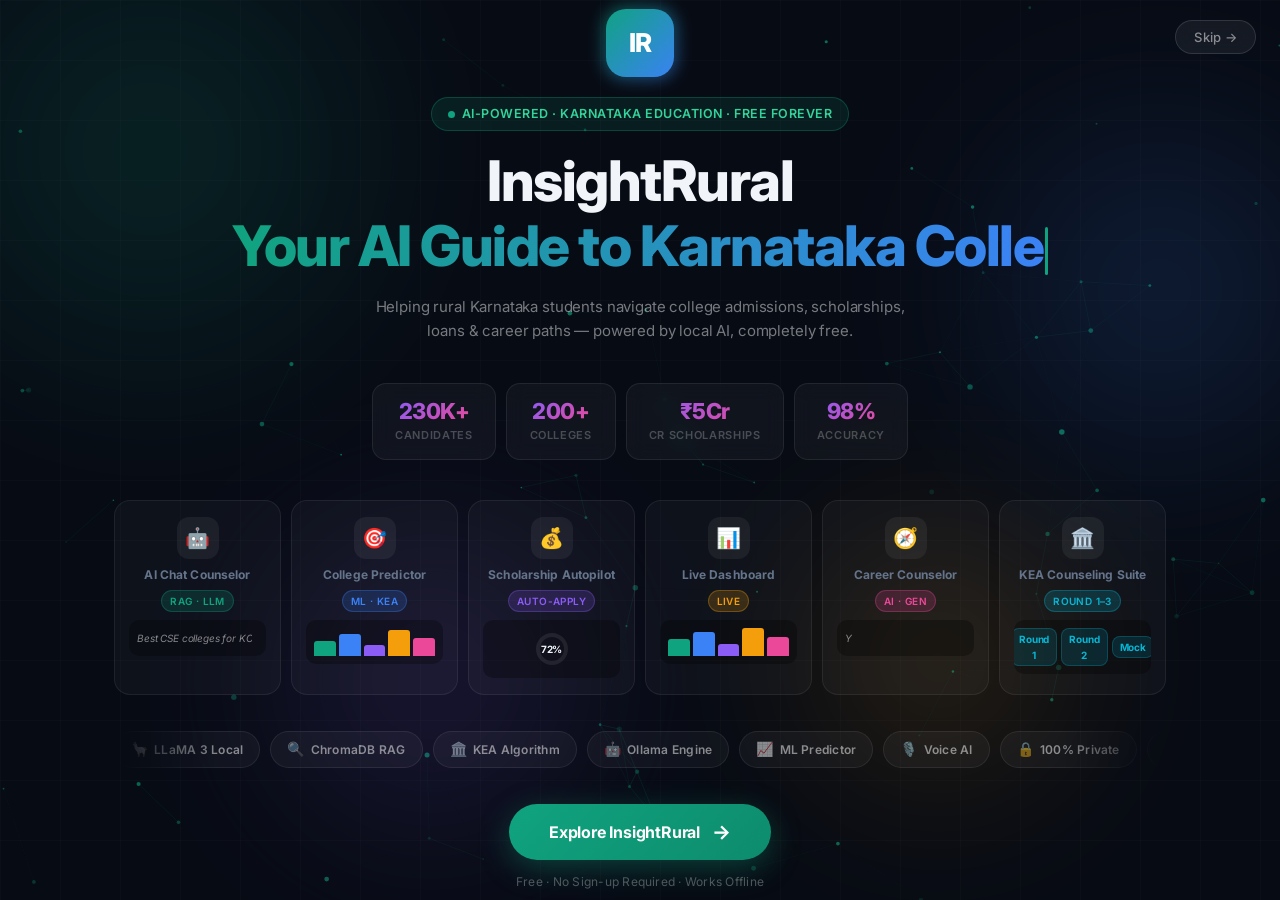
<file: insightrural-frontend/index.html>
<!DOCTYPE html>
<html lang="en">

<head>
    <meta charset="UTF-8">
    <meta name="viewport" content="width=device-width, initial-scale=1.0">
    <title>InsightRural - AI Educational Guide</title>

    <!-- PWA Meta Tags -->
    <meta name="description" content="AI-Powered Educational Guidance for Rural Karnataka Students">
    <meta name="theme-color" content="#10a37f">
    <meta name="apple-mobile-web-app-capable" content="yes">
    <meta name="apple-mobile-web-app-status-bar-style" content="black-translucent">
    <meta name="apple-mobile-web-app-title" content="InsightRural">
    <link rel="manifest" href="manifest.json">
    <link rel="apple-touch-icon" href="assets/icons/icon-192.svg">

    <!-- Styles -->
    <link rel="stylesheet" href="css/style.css">
    <link rel="stylesheet" href="css/components/sidebar.css">
    <link rel="stylesheet" href="css/components/chat.css">
    <link rel="stylesheet" href="css/components/modal.css">
    <link rel="stylesheet" href="css/components/predictor.css">
    <link rel="stylesheet" href="css/components/predictor-premium.css">
    <link rel="stylesheet" href="css/components/dashboard.css">
    <link rel="stylesheet" href="css/components/features.css">
    <link rel="stylesheet" href="css/components/scholarship-hostel.css">
    <link rel="stylesheet" href="css/components/landing.css">

    <!-- Font -->
    <link href="https://fonts.googleapis.com/css2?family=Inter:wght@300;400;500;600;700;800&display=swap" rel="stylesheet">

    <!-- Favicon -->
    <link rel="icon" type="image/svg+xml" href="assets/icons/logo.svg">
</head>

<body>
<div id="app-content" style="display:none;">
    <!-- Top Navigation -->
    <nav class="top-nav">
        <div class="nav-left">
            <button class="sidebar-toggle" id="sidebar-toggle">
                <svg width="24" height="24" viewBox="0 0 24 24" fill="none">
                    <path d="M3 12H21M3 6H21M3 18H21" stroke="currentColor" stroke-width="2" stroke-linecap="round" />
                </svg>
            </button>
            <div class="brand">
                <div class="logo">IR</div>
                <h1>InsightRural</h1>
            </div>
        </div>

        <div class="nav-right">
            <button class="theme-toggle" id="theme-toggle" title="Toggle theme">
                <svg class="sun" width="20" height="20" viewBox="0 0 24 24" fill="none">
                    <path
                        d="M12 17C14.7614 17 17 14.7614 17 12C17 9.23858 14.7614 7 12 7C9.23858 7 7 9.23858 7 12C7 14.7614 9.23858 17 12 17Z"
                        stroke="currentColor" stroke-width="2" />
                    <path
                        d="M12 1V3M12 21V23M4.22 4.22L5.64 5.64M18.36 18.36L19.78 19.78M1 12H3M21 12H23M4.22 19.78L5.64 18.36M18.36 5.64L19.78 4.22"
                        stroke="currentColor" stroke-width="2" />
                </svg>
                <svg class="moon" width="20" height="20" viewBox="0 0 24 24" fill="none">
                    <path
                        d="M21 12.79C20.8427 14.4922 20.2039 16.1144 19.1582 17.4668C18.1125 18.8192 16.7035 19.8458 15.0957 20.4265C13.4879 21.0073 11.7479 21.1181 10.0795 20.7461C8.41101 20.3741 6.88299 19.5345 5.67422 18.3258C4.46545 17.117 3.62593 15.589 3.2539 13.9205C2.88187 12.252 2.99274 10.5121 3.57348 8.9043C4.15423 7.29651 5.18085 5.8875 6.53324 4.84185C7.88563 3.7962 9.50782 3.15731 11.21 3C10.2134 4.34827 9.73385 6.00945 9.85854 7.68141C9.98324 9.35338 10.7039 10.9251 11.8894 12.1106C13.0749 13.2961 14.6466 14.0168 16.3186 14.1415C17.9906 14.2662 19.6517 13.7866 21 12.79Z"
                        stroke="currentColor" stroke-width="2" />
                </svg>
            </button>
        </div>
    </nav>

    <!-- Sidebar (Hidden by default) -->
    <aside class="sidebar" id="sidebar">
        <div class="sidebar-header">
            <div class="sidebar-brand">
                <div class="sidebar-logo">IR</div>
                <div>
                    <h2>InsightRural</h2>
                    <p class="sidebar-subtitle">AI Educational Guide</p>
                </div>
            </div>
        </div>

        <div class="nav-section">
            <div class="nav-item active" data-feature="colleges">
                <div class="nav-icon">🏛️</div>
                <span>Colleges & Courses</span>
            </div>
            <div class="nav-item" data-feature="scholarships">
                <div class="nav-icon">💰</div>
                <span>Scholarships</span>
            </div>
            <div class="nav-item" data-feature="loans">
                <div class="nav-icon">🏦</div>
                <span>Education Loans</span>
            </div>
            <div class="nav-item" data-feature="hostels">
                <div class="nav-icon">🏠</div>
                <span>Hostels & Accommodation</span>
            </div>
            <div class="nav-item" data-feature="general">
                <div class="nav-icon">🤖</div>
                <span>General Guidance</span>
            </div>
            <div class="nav-divider"></div>

            <!-- Startup Features -->
            <div class="nav-item" data-feature="dashboard" id="dashboard-nav">
                <div class="nav-icon">📊</div>
                <span>Live Dashboard</span>
                <span class="nav-badge live">LIVE</span>
            </div>
            <div class="nav-item predictor-nav" data-feature="predictor" id="predictor-nav">
                <div class="nav-icon">🎯</div>
                <span>College Predictor</span>
                <span class="nav-badge">ML</span>
            </div>
            <div class="nav-item" data-feature="career" id="career-nav">
                <div class="nav-icon">🧭</div>
                <span>Career Counselor</span>
                <span class="nav-badge ai">AI</span>
            </div>
            <div class="nav-item" data-feature="documents" id="documents-nav">
                <div class="nav-icon">📁</div>
                <span>Document Vault</span>
            </div>

            <div class="nav-divider"></div>
            <div class="nav-label">🚀 Advanced AI</div>

            <div class="nav-item" data-feature="voice" id="voice-nav">
                <div class="nav-icon">🎙️</div>
                <span>Voice Counselor</span>
                <span class="nav-badge new">NEW</span>
            </div>
            <div class="nav-item" data-feature="scanner" id="scanner-nav">
                <div class="nav-icon">📄</div>
                <span>Document Scanner</span>
                <span class="nav-badge new">NEW</span>
            </div>
            <div class="nav-item" data-feature="simulator" id="simulator-nav">
                <div class="nav-icon">🚀</div>
                <span>Career Simulator</span>
                <span class="nav-badge new">NEW</span>
            </div>
            <div class="nav-item" data-feature="avatar" id="avatar-nav">
                <div class="nav-icon">🎬</div>
                <span>Video Counselor</span>
                <span class="nav-badge new">NEW</span>
            </div>
            <div class="nav-item" data-feature="counseling" id="counseling-nav">
                <div class="nav-icon">📋</div>
                <span>KEA Counseling Suite</span>
                <span class="nav-badge ai">AI</span>
            </div>
        </div>

        <div class="profile-section">
            <button class="profile-btn" id="profile-btn">
                <div class="nav-icon">👤</div>
                <span>Profile</span>
                <svg class="edit-icon" width="16" height="16" viewBox="0 0 24 24" fill="none">
                    <path
                        d="M11 4H4C3.46957 4 2.96086 4.21071 2.58579 4.58579C2.21071 4.96086 2 5.46957 2 6V20C2 20.5304 2.21071 21.0391 2.58579 21.4142C2.96086 21.7893 3.46957 22 4 22H18C18.5304 22 19.0391 21.7893 19.4142 21.4142C19.7893 21.0391 20 20.5304 20 20V13"
                        stroke="currentColor" stroke-width="1.5" />
                    <path
                        d="M18.5 2.5C18.8978 2.10217 19.4374 1.87868 20 1.87868C20.5626 1.87868 21.1022 2.10217 21.5 2.5C21.8978 2.89783 22.1213 3.43739 22.1213 4C22.1213 4.56261 21.8978 5.10217 21.5 5.5L12 15L8 16L9 12L18.5 2.5Z"
                        stroke="currentColor" stroke-width="1.5" />
                </svg>
            </button>
        </div>


    </aside>

    <main class="main-content">
        <div class="chat-container">
            <div class="messages-container" id="messages-container"></div>

            <div class="input-container">
                <div class="input-wrapper">
                    <textarea id="chat-input" placeholder="Ask about colleges, scholarships, loans, hostels…"
                        rows="1"></textarea>
                    <button id="chat-stop-btn" title="Stop generating"></button>
                    <button id="send-btn" class="send-btn" disabled></button>
                </div>
                <p class="chat-hint">InsightRural AI can make mistakes. Verify important information.</p>
            </div>
        </div>

        <!-- College Predictor Section — Government-Grade -->
        <div id="predictor-section" class="predictor-section">
            <!-- Animated Hero Banner -->
            <div class="kea-hero" id="kea-hero">
                <div class="hero-particles" id="hero-particles"></div>
                <div class="hero-content">
                    <div class="hero-badge">🏛️ KEA KCET 2025</div>
                    <h2>College Seat Predictor</h2>
                    <p>Powered by KEA's Serial Dictatorship Algorithm &bull; 3-Year Trend AI &bull; Real Cutoff Data</p>
                    <div class="hero-stats" id="hero-stats">
                        <div class="stat-card"><span class="stat-num" data-target="230000">0</span><span
                                class="stat-label">Candidates</span></div>
                        <div class="stat-card"><span class="stat-num" data-target="200">0</span><span
                                class="stat-label">Colleges</span></div>
                        <div class="stat-card"><span class="stat-num" data-target="45000">0</span><span
                                class="stat-label">Seats</span></div>
                        <div class="stat-card"><span class="stat-num" data-target="98">0</span><span
                                class="stat-label">% Accuracy</span></div>
                    </div>
                </div>
            </div>

            <!-- Tab Navigation -->
            <div class="predictor-tabs" id="predictor-tabs">
                <button class="tab-btn active" data-tab="predict">🎯 Predict</button>
                <button class="tab-btn" data-tab="analytics">📊 Analytics</button>
                <button class="tab-btn" data-tab="compare">⚖️ Compare</button>
                <button class="tab-btn" data-tab="simulator">🔄 Simulator</button>
                <button class="tab-btn" data-tab="checklist">📋 Checklist</button>
            </div>

            <!-- Tab: Predict -->
            <div class="predictor-tab-content active" id="tab-predict">
                <form class="predictor-form" id="predictor-form">
                    <div id="predictor-form-content"></div>
                </form>
                <div id="prediction-results" class="prediction-results"></div>
            </div>

            <!-- Tab: Analytics Dashboard -->
            <div class="predictor-tab-content" id="tab-analytics">
                <div id="analytics-dashboard"></div>
            </div>

            <!-- Tab: Compare Colleges -->
            <div class="predictor-tab-content" id="tab-compare">
                <div id="compare-container"></div>
            </div>

            <!-- Tab: Round Simulator -->
            <div class="predictor-tab-content" id="tab-simulator">
                <div id="simulator-container"></div>
            </div>

            <!-- Tab: Document Checklist -->
            <div class="predictor-tab-content" id="tab-checklist">
                <div id="checklist-container"></div>
            </div>
        </div>

        <!-- Dashboard Section -->
        <div id="dashboard-section" class="feature-section" style="display: none;"></div>

        <!-- Documents Section -->
        <div id="documents-section" class="feature-section" style="display: none;"></div>

        <!-- Career Section -->
        <div id="career-section" class="feature-section career-section" style="display: none;"></div>

        <!-- Voice Counselor Section -->
        <div id="voice-section" class="feature-section" style="display: none;"></div>

        <!-- Document Scanner Section -->
        <div id="scanner-section" class="feature-section" style="display: none;"></div>

        <!-- Career Simulator Section -->
        <div id="simulator-section" class="feature-section" style="display: none;"></div>

        <!-- Video Avatar Section -->
        <div id="avatar-section" class="feature-section" style="display: none;"></div>

        <!-- Scholarships Auto-Pilot Section -->
        <div id="scholarships-section" class="feature-section" style="display: none;"></div>

        <!-- Hostels Explorer Section -->
        <div id="hostels-section" class="feature-section" style="display: none;"></div>

        <!-- Counseling Suite Section -->
        <div id="counseling-section" class="feature-section" style="display: none;"></div>
    </main>

    <div class="modal" id="login-modal" style="display: none;"></div>
    <div class="modal" id="profile-modal" style="display: none;"></div>

    <!-- ✅ ONLY ADDED BLOCK -->
    <div id="college-overlay" style="display:none;position:fixed;inset:0;background:#fff;z-index:9999;">
        <iframe id="college-frame" src="" style="width:100%;height:100%;border:none;"></iframe>
    </div>
    <!-- ✅ END ADDITION -->
</div><!-- #app-content -->

    <script src="js/components/landing.js"></script>
    <script src="js/core/state.js"></script>
    <script src="js/components/sidebar.js"></script>
    <script src="js/components/chat.js"></script>
    <script src="js/components/modal.js"></script>
    <script src="js/components/predictor.js"></script>
    <script src="js/components/voice.js"></script>
    <script src="js/components/dashboard.js"></script>
    <script src="js/components/documents.js"></script>
    <script src="js/components/progress.js"></script>
    <script src="js/components/voice_counselor.js"></script>
    <script src="js/components/document_scanner.js"></script>
    <script src="js/components/career_simulator.js"></script>
    <script src="js/components/video_avatar.js"></script>
    <script src="js/components/scholarships.js"></script>
    <script src="js/components/scholarship_writer.js"></script>
    <script src="js/components/hostel_explorer.js"></script>
    <script src="js/components/counseling_component.js"></script>
    <script src="js/pwa.js"></script>
    <script src="js/core/app.js"></script>
</body>

</html>
</file>
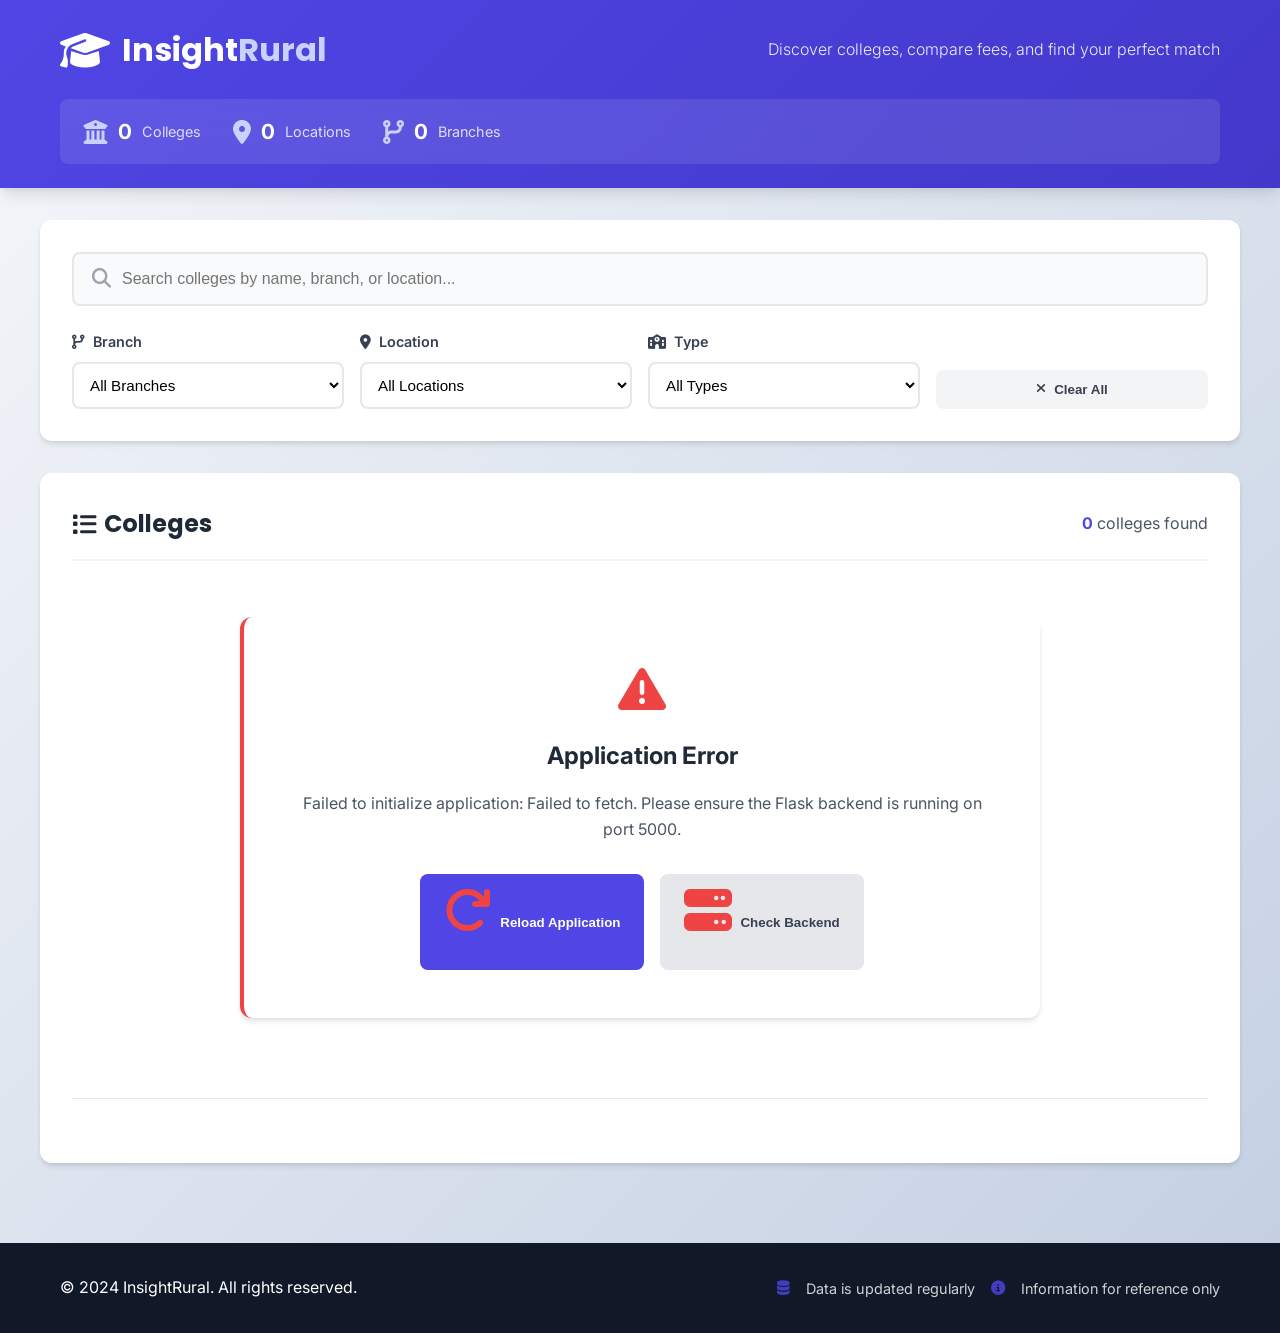
<file: college/frontend/index.html>
<!DOCTYPE html>
<html lang="en">
<head>
    <meta charset="UTF-8">
    <meta name="viewport" content="width=device-width, initial-scale=1.0">
    <title>InsightRural — College Search & Management</title>
    <link rel="stylesheet" href="https://cdnjs.cloudflare.com/ajax/libs/font-awesome/6.4.0/css/all.min.css">
    <link href="https://fonts.googleapis.com/css2?family=Poppins:wght@300;400;500;600;700&family=Inter:wght@300;400;500;600&display=swap" rel="stylesheet">
    <link rel="stylesheet" href="styles.css">
</head>
<body>
    <!-- Header -->
    <header class="header">
        <div class="container">
            <div class="header-content">
                <div class="logo">
                    <i class="fas fa-graduation-cap"></i>
                    <h1>Insight<span>Rural</span></h1>
                </div>
                <p class="tagline">Discover colleges, compare fees, and find your perfect match</p>
            </div>
            <div class="stats-bar">
                <div class="stat">
                    <i class="fas fa-university"></i>
                    <span id="totalColleges">0</span>
                    <small>Colleges</small>
                </div>
                <div class="stat">
                    <i class="fas fa-map-marker-alt"></i>
                    <span id="totalLocations">0</span>
                    <small>Locations</small>
                </div>
                <div class="stat">
                    <i class="fas fa-code-branch"></i>
                    <span id="totalBranches">0</span>
                    <small>Branches</small>
                </div>
            </div>
        </div>
    </header>

    <!-- Main Content -->
    <main class="container main-container">
        <!-- Search Section -->
        <section class="search-section">
            <div class="search-box">
                <i class="fas fa-search"></i>
                <input type="text" id="searchBox" placeholder="Search colleges by name, branch, or location...">
                <div id="suggestions" class="suggestions"></div>
            </div>
            
            <div class="filters">
                <div class="filter-group">
                    <label for="branchFilter"><i class="fas fa-code-branch"></i> Branch</label>
                    <select id="branchFilter">
                        <option value="">All Branches</option>
                    </select>
                </div>
                
                <div class="filter-group">
                    <label for="locationFilter"><i class="fas fa-map-marker-alt"></i> Location</label>
                    <select id="locationFilter">
                        <option value="">All Locations</option>
                    </select>
                </div>
                
                <div class="filter-group">
                    <label for="collegeType"><i class="fas fa-school"></i> Type</label>
                    <select id="collegeType">
                        <option value="">All Types</option>
                        <option value="Government">Government</option>
                        <option value="Private">Private</option>
                        <option value="Autonomous">Autonomous</option>
                        <option value="Deemed">Deemed University</option>
                    </select>
                </div>
                
                <button id="clearBtn" class="btn-clear">
                    <i class="fas fa-times"></i> Clear All
                </button>
            </div>
        </section>

        <!-- Results Section -->
        <section class="results-section">
            <div class="section-header">
                <h2><i class="fas fa-list"></i> Colleges</h2>
                <div class="results-info">
                    <span id="resultsCount">0</span> colleges found
                </div>
            </div>
            
            <div id="results" class="results-grid">
                <!-- Cards will be loaded here -->
            </div>
            
            <!-- Pagination -->
            <div id="pagination" class="pagination"></div>
            
            <!-- Loading State -->
            <div id="loading" class="loading">
                <div class="spinner"></div>
                <p>Loading colleges...</p>
            </div>
            
            <!-- Empty State -->
            <div id="emptyState" class="empty-state hidden">
                <i class="fas fa-search"></i>
                <h3>No colleges found</h3>
                <p>Try adjusting your search or filters</p>
            </div>
        </section>
    </main>

    <!-- College Details Modal -->
    <div id="detailModal" class="modal hidden">
        <div class="modal-overlay"></div>
        <div class="modal-container">
            <div class="modal-header">
                <h2 id="modalTitle">College Details</h2>
                <button id="closeModal" class="close-modal">
                    <i class="fas fa-times"></i>
                </button>
            </div>
            
            <div class="modal-body">
                <div id="detailBody" class="detail-body">
                    <!-- Content loaded dynamically -->
                </div>
            </div>
        </div>
    </div>

    <!-- Footer -->
    <footer class="footer">
        <div class="container">
            <p>© 2024 InsightRural. All rights reserved.</p>
            <p class="footer-info">
                <i class="fas fa-database"></i> Data is updated regularly
                <i class="fas fa-info-circle"></i> Information for reference only
            </p>
        </div>
    </footer>

    <script src="app.js"></script>
</body>
</html>
</file>
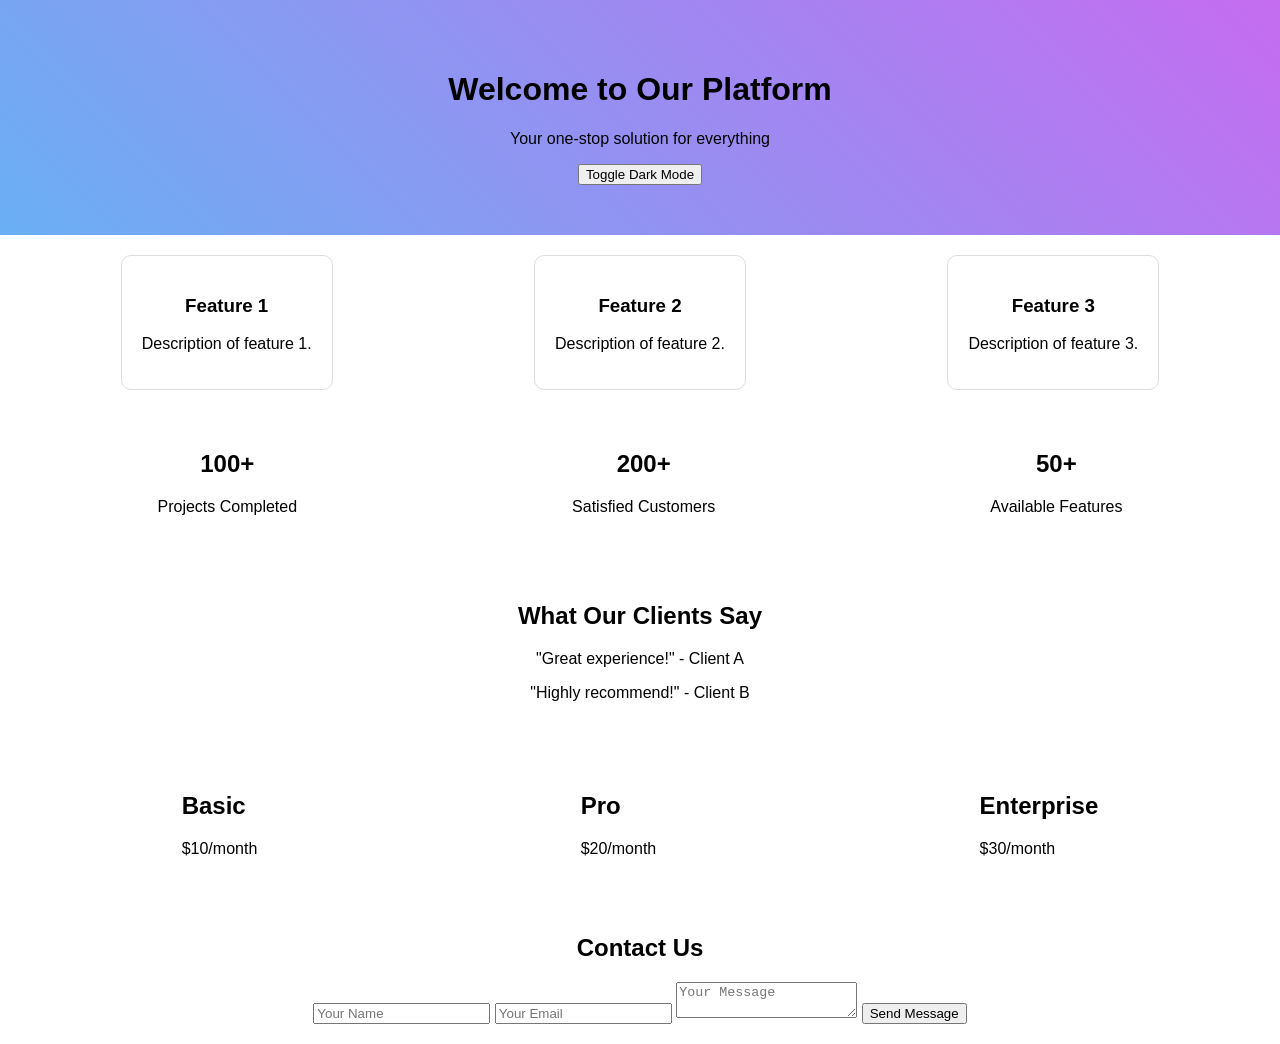
<file: landing.html>
<!DOCTYPE html>
<html lang="en">
<head>
    <meta charset="UTF-8">
    <meta name="viewport" content="width=device-width, initial-scale=1.0">
    <title>Landing Page</title>
    <link rel="stylesheet" href="https://cdnjs.cloudflare.com/ajax/libs/font-awesome/5.15.4/css/all.min.css">
    <style>
        body {
            margin: 0;
            font-family: Arial, sans-serif;
            transition: background-color 0.3s;
        }
        .dark-mode {
            background-color: #121212;
            color: #ffffff;
        }
        header {
            background: linear-gradient(45deg, #6ab0f3, #c56cf0);
            padding: 50px 20px;
            text-align: center;
            position: relative;
            overflow: hidden;
        }
        .hero {
            animation: fadeIn 1s ease-in;
        }
        @keyframes fadeIn {
            from { opacity: 0; }
            to { opacity: 1; }
        }
        .features {
            display: flex;
            justify-content: space-around;
            padding: 20px;
        }
        .feature-card {
            border: 1px solid #ddd;
            border-radius: 10px;
            padding: 20px;
            text-align: center;
            transition: transform 0.3s;
        }
        .feature-card:hover {
            transform: translateY(-5px);
        }
        .statistics {
            display: flex;
            justify-content: space-around;
            padding: 20px;
        }
        .stat {
            text-align: center;
            animation: countIn 1s ease-in forwards;
            opacity: 0;
        }
        @keyframes countIn {
            0% { opacity: 0; transform: translateY(20px); }
            100% { opacity: 1; transform: translateY(0); }
        }
        .testimonials {
            margin: 50px 0;
            text-align: center;
        }
        .pricing {
            display: flex;
            justify-content: space-around;
            padding: 20px;
        }
        .contact {
            padding: 20px;
            text-align: center;
        }
        @media (max-width: 600px) {
            .features, .pricing {
                flex-direction: column;
                align-items: center;
            }
        }
    </style>
</head>
<body>
    <header class="hero">
        <h1>Welcome to Our Platform</h1>
        <p>Your one-stop solution for everything</p>
        <button onclick="toggleDarkMode()">Toggle Dark Mode</button>
    </header>

    <section class="features">
        <div class="feature-card">
            <h3>Feature 1</h3>
            <p>Description of feature 1.</p>
        </div>
        <div class="feature-card">
            <h3>Feature 2</h3>
            <p>Description of feature 2.</p>
        </div>
        <div class="feature-card">
            <h3>Feature 3</h3>
            <p>Description of feature 3.</p>
        </div>
    </section>

    <section class="statistics">
        <div class="stat">
            <h2>100+</h2>
            <p>Projects Completed</p>
        </div>
        <div class="stat">
            <h2>200+</h2>
            <p>Satisfied Customers</p>
        </div>
        <div class="stat">
            <h2>50+</h2>
            <p>Available Features</p>
        </div>
    </section>

    <section class="testimonials">
        <h2>What Our Clients Say</h2>
        <p>"Great experience!" - Client A</p>
        <p>"Highly recommend!" - Client B</p>
    </section>

    <section class="pricing">
        <div>
            <h2>Basic</h2>
            <p>$10/month</p>
        </div>
        <div>
            <h2>Pro</h2>
            <p>$20/month</p>
        </div>
        <div>
            <h2>Enterprise</h2>
            <p>$30/month</p>
        </div>
    </section>

    <section class="contact">
        <h2>Contact Us</h2>
        <form>
            <input type="text" placeholder="Your Name" required>
            <input type="email" placeholder="Your Email" required>
            <textarea placeholder="Your Message" required></textarea>
            <button type="submit">Send Message</button>
        </form>
    </section>

    <script>
        function toggleDarkMode() {
            document.body.classList.toggle('dark-mode');
        }
        document.querySelectorAll('.stat').forEach((el, index) => {
            setTimeout(() => {
                el.style.opacity = '1';
                el.style.transform = 'translateY(0)';
            }, index * 500);
        });
    </script>
</body>
</html>
</file>
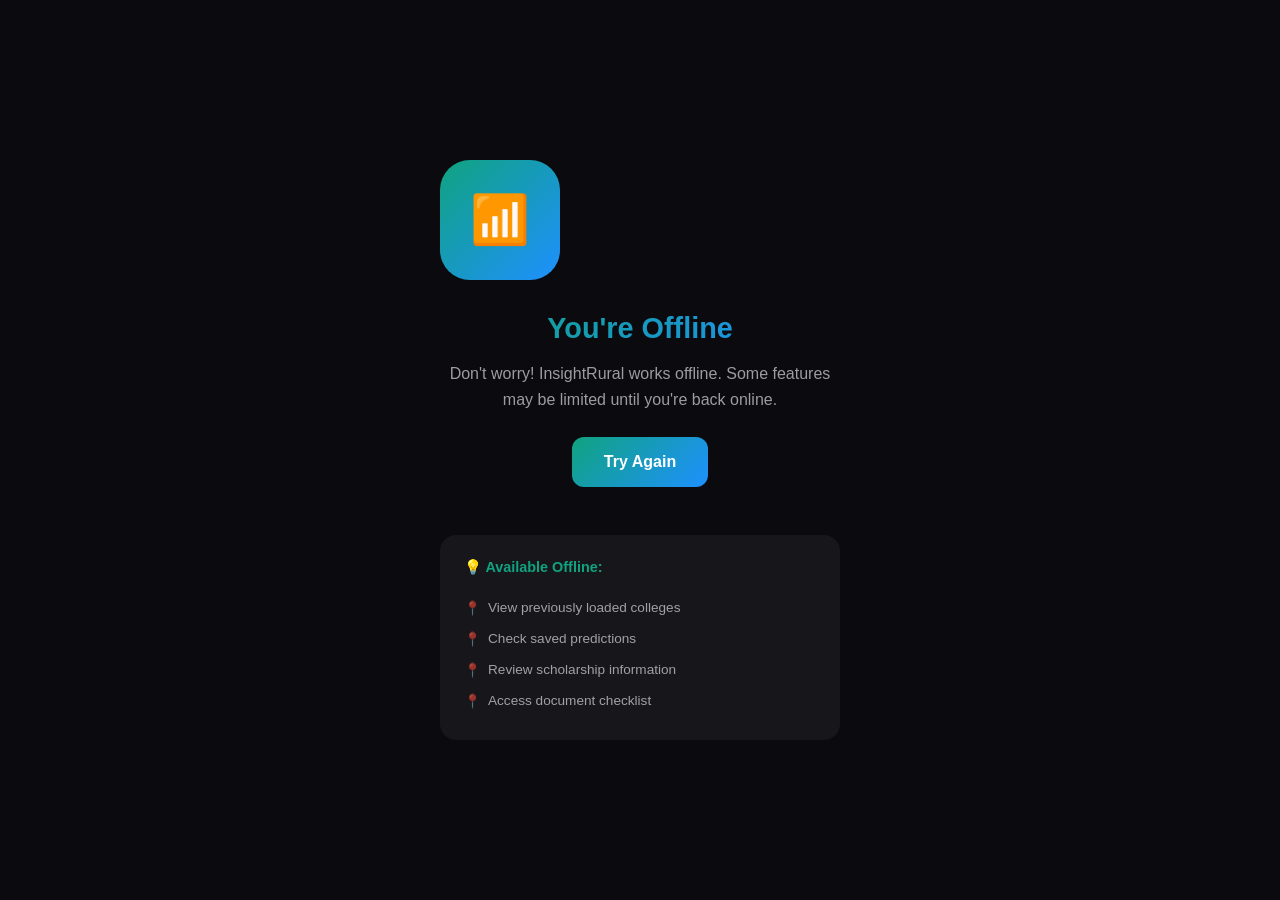
<file: insightrural-frontend/offline.html>
<!DOCTYPE html>
<html lang="en">

<head>
    <meta charset="UTF-8">
    <meta name="viewport" content="width=device-width, initial-scale=1.0">
    <title>Offline - InsightRural</title>
    <style>
        * {
            margin: 0;
            padding: 0;
            box-sizing: border-box;
        }

        :root {
            --bg-primary: #0a0a0f;
            --text-primary: #ffffff;
            --text-secondary: rgba(255, 255, 255, 0.6);
            --accent: #10a37f;
        }

        body {
            font-family: 'Inter', -apple-system, BlinkMacSystemFont, sans-serif;
            background: var(--bg-primary);
            color: var(--text-primary);
            min-height: 100vh;
            display: flex;
            flex-direction: column;
            align-items: center;
            justify-content: center;
            padding: 2rem;
            text-align: center;
        }

        .offline-container {
            max-width: 400px;
        }

        .offline-icon {
            width: 120px;
            height: 120px;
            margin-bottom: 2rem;
            background: linear-gradient(135deg, #10a37f 0%, #1e90ff 100%);
            border-radius: 30px;
            display: flex;
            align-items: center;
            justify-content: center;
            font-size: 48px;
            animation: pulse 2s ease-in-out infinite;
        }

        @keyframes pulse {

            0%,
            100% {
                transform: scale(1);
                opacity: 1;
            }

            50% {
                transform: scale(1.05);
                opacity: 0.8;
            }
        }

        h1 {
            font-size: 1.8rem;
            margin-bottom: 1rem;
            background: linear-gradient(135deg, #10a37f 0%, #1e90ff 100%);
            -webkit-background-clip: text;
            -webkit-text-fill-color: transparent;
            background-clip: text;
        }

        p {
            color: var(--text-secondary);
            line-height: 1.6;
            margin-bottom: 1.5rem;
        }

        .retry-btn {
            padding: 1rem 2rem;
            background: linear-gradient(135deg, #10a37f 0%, #1e90ff 100%);
            color: white;
            border: none;
            border-radius: 12px;
            font-size: 1rem;
            font-weight: 600;
            cursor: pointer;
            transition: all 0.3s;
        }

        .retry-btn:hover {
            transform: translateY(-2px);
            box-shadow: 0 8px 20px rgba(16, 163, 127, 0.3);
        }

        .tips {
            margin-top: 3rem;
            padding: 1.5rem;
            background: rgba(255, 255, 255, 0.05);
            border-radius: 16px;
            text-align: left;
        }

        .tips h3 {
            font-size: 0.9rem;
            color: var(--accent);
            margin-bottom: 1rem;
        }

        .tips ul {
            list-style: none;
            font-size: 0.85rem;
            color: var(--text-secondary);
        }

        .tips li {
            padding: 0.5rem 0;
            padding-left: 1.5rem;
            position: relative;
        }

        .tips li::before {
            content: "📍";
            position: absolute;
            left: 0;
        }
    </style>
</head>

<body>
    <div class="offline-container">
        <div class="offline-icon">📶</div>
        <h1>You're Offline</h1>
        <p>Don't worry! InsightRural works offline. Some features may be limited until you're back online.</p>

        <button class="retry-btn" onclick="window.location.reload()">
            Try Again
        </button>

        <div class="tips">
            <h3>💡 Available Offline:</h3>
            <ul>
                <li>View previously loaded colleges</li>
                <li>Check saved predictions</li>
                <li>Review scholarship information</li>
                <li>Access document checklist</li>
            </ul>
        </div>
    </div>

    <script>
        // Check for connection restoration
        window.addEventListener('online', () => {
            window.location.reload();
        });
    </script>
</body>

</html>
</file>
<file: insightrural-frontend/css/style.css>
/* ============================================
   InsightRural — Premium Design System
   Million-Dollar Product Quality
   ============================================ */

/* ---- Design Tokens ---- */
:root {
    /* Light Theme */
    --bg-primary: #f8f9fc;
    --bg-secondary: #ffffff;
    --bg-sidebar: #ffffff;
    --bg-input: #ffffff;
    --bg-message-ai: #f0f2f5;
    --bg-message-user: #10a37f;
    --bg-hover: rgba(16, 163, 127, 0.06);
    --bg-glass: rgba(255, 255, 255, 0.75);

    --text-primary: #0f172a;
    --text-secondary: #64748b;
    --text-muted: #94a3b8;
    --text-inverse: #ffffff;

    --border-color: #e2e8f0;
    --border-hover: #cbd5e1;

    --primary-color: #10a37f;
    --primary-hover: #0d8c6d;
    --primary-glow: rgba(16, 163, 127, 0.15);
    --accent-blue: #3b82f6;
    --accent-purple: #8b5cf6;
    --accent-orange: #f59e0b;
    --danger: #ef4444;
    --success: #22c55e;
    --warning: #f59e0b;

    --sidebar-width: 280px;
    --top-nav-height: 64px;

    --radius-sm: 8px;
    --radius-md: 12px;
    --radius-lg: 16px;
    --radius-xl: 20px;
    --radius-full: 9999px;

    --shadow-sm: 0 1px 2px rgba(0, 0, 0, 0.04);
    --shadow-md: 0 4px 12px rgba(0, 0, 0, 0.06);
    --shadow-lg: 0 8px 30px rgba(0, 0, 0, 0.08);
    --shadow-xl: 0 20px 60px rgba(0, 0, 0, 0.12);
    --shadow-glow: 0 0 20px rgba(16, 163, 127, 0.15);

    --transition-fast: 0.15s ease;
    --transition-base: 0.25s ease;
    --transition-slow: 0.4s cubic-bezier(0.4, 0, 0.2, 1);
}

/* ---- Dark Theme ---- */
[data-theme="dark"] {
    --bg-primary: #0f1117;
    --bg-secondary: #1a1d27;
    --bg-sidebar: #12141c;
    --bg-input: #1e2130;
    --bg-message-ai: #1a1d27;
    --bg-message-user: #10a37f;
    --bg-hover: rgba(16, 163, 127, 0.08);
    --bg-glass: rgba(15, 17, 23, 0.85);

    --text-primary: #f1f5f9;
    --text-secondary: #94a3b8;
    --text-muted: #64748b;
    --text-inverse: #ffffff;

    --border-color: rgba(255, 255, 255, 0.08);
    --border-hover: rgba(255, 255, 255, 0.15);

    --shadow-sm: 0 1px 2px rgba(0, 0, 0, 0.2);
    --shadow-md: 0 4px 12px rgba(0, 0, 0, 0.3);
    --shadow-lg: 0 8px 30px rgba(0, 0, 0, 0.4);
    --shadow-xl: 0 20px 60px rgba(0, 0, 0, 0.5);
}

/* ---- Global Reset ---- */
*,
*::before,
*::after {
    margin: 0;
    padding: 0;
    box-sizing: border-box;
    -webkit-font-smoothing: antialiased;
    -moz-osx-font-smoothing: grayscale;
}

body {
    font-family: 'Inter', -apple-system, BlinkMacSystemFont, 'Segoe UI', system-ui, sans-serif;
    background-color: var(--bg-primary);
    color: var(--text-primary);
    transition: background-color var(--transition-base), color var(--transition-base);
    overflow: hidden;
    height: 100vh;
    line-height: 1.6;
    font-size: 15px;
    letter-spacing: -0.01em;
}

/* ---- Selection ---- */
::selection {
    background: rgba(16, 163, 127, 0.2);
    color: var(--text-primary);
}

/* ---- Scrollbar ---- */
::-webkit-scrollbar {
    width: 6px;
    height: 6px;
}

::-webkit-scrollbar-track {
    background: transparent;
}

::-webkit-scrollbar-thumb {
    background: var(--border-color);
    border-radius: 3px;
}

::-webkit-scrollbar-thumb:hover {
    background: var(--text-muted);
}

/* ============================================
   TOP NAVIGATION
   ============================================ */
.top-nav {
    position: fixed;
    top: 0;
    left: 0;
    right: 0;
    height: var(--top-nav-height);
    background: var(--bg-glass);
    backdrop-filter: blur(20px) saturate(180%);
    -webkit-backdrop-filter: blur(20px) saturate(180%);
    border-bottom: 1px solid var(--border-color);
    display: flex;
    align-items: center;
    justify-content: space-between;
    padding: 0 24px;
    z-index: 100;
    transition: all var(--transition-base);
}

.nav-left {
    display: flex;
    align-items: center;
    gap: 14px;
}

.sidebar-toggle {
    background: none;
    border: 1px solid transparent;
    width: 40px;
    height: 40px;
    border-radius: var(--radius-sm);
    display: flex;
    align-items: center;
    justify-content: center;
    cursor: pointer;
    color: var(--text-primary);
    transition: all var(--transition-fast);
}

.sidebar-toggle:hover {
    background: var(--bg-hover);
    border-color: var(--border-color);
    transform: scale(1.05);
}

/* ---- Brand / Logo ---- */
.brand {
    display: flex;
    align-items: center;
    gap: 12px;
}

.logo {
    width: 36px;
    height: 36px;
    border-radius: var(--radius-sm);
    background: linear-gradient(135deg, #10a37f 0%, #3b82f6 50%, #8b5cf6 100%);
    background-size: 200% 200%;
    animation: logoShift 6s ease infinite;
    color: white;
    display: flex;
    align-items: center;
    justify-content: center;
    font-weight: 700;
    font-size: 15px;
    letter-spacing: -0.5px;
    box-shadow: 0 4px 15px rgba(16, 163, 127, 0.3);
    position: relative;
}

.logo::after {
    content: '';
    position: absolute;
    inset: -2px;
    border-radius: 10px;
    background: inherit;
    filter: blur(8px);
    opacity: 0.4;
    z-index: -1;
}

@keyframes logoShift {

    0%,
    100% {
        background-position: 0% 50%;
    }

    50% {
        background-position: 100% 50%;
    }
}

.brand h1 {
    font-size: 19px;
    font-weight: 700;
    color: var(--text-primary);
    letter-spacing: -0.3px;
}

.nav-right {
    display: flex;
    align-items: center;
    gap: 8px;
}

/* ---- Theme Toggle ---- */
.theme-toggle {
    background: none;
    border: 1px solid transparent;
    width: 40px;
    height: 40px;
    border-radius: var(--radius-sm);
    display: flex;
    align-items: center;
    justify-content: center;
    cursor: pointer;
    color: var(--text-primary);
    transition: all var(--transition-fast);
}

.theme-toggle:hover {
    background: var(--bg-hover);
    border-color: var(--border-color);
    transform: rotate(15deg) scale(1.05);
}

.theme-toggle .moon {
    display: none;
}

[data-theme="dark"] .theme-toggle .sun {
    display: none;
}

[data-theme="dark"] .theme-toggle .moon {
    display: block;
}

/* ============================================
   BUTTON SYSTEM
   ============================================ */
.btn {
    padding: 10px 22px;
    border: none;
    border-radius: var(--radius-md);
    font-family: inherit;
    font-size: 14px;
    font-weight: 600;
    cursor: pointer;
    transition: all var(--transition-fast);
    display: inline-flex;
    align-items: center;
    gap: 8px;
    letter-spacing: 0.01em;
}

.btn-primary,
.btn-block.btn-primary {
    background: linear-gradient(135deg, #10a37f, #0d9488);
    color: white;
    box-shadow: 0 4px 15px rgba(16, 163, 127, 0.25);
}

.btn-primary:hover {
    transform: translateY(-1px);
    box-shadow: 0 6px 20px rgba(16, 163, 127, 0.35);
    filter: brightness(1.1);
}

.btn-primary:active {
    transform: translateY(0);
    box-shadow: 0 2px 8px rgba(16, 163, 127, 0.2);
}

.btn-secondary {
    background: var(--bg-secondary);
    color: var(--text-primary);
    border: 1px solid var(--border-color);
}

.btn-secondary:hover {
    background: var(--bg-hover);
    border-color: var(--primary-color);
    color: var(--primary-color);
}

.btn-block {
    width: 100%;
    justify-content: center;
}

.btn-basic {
    padding: 8px 16px;
    background: var(--bg-secondary);
    border: 1px solid var(--border-color);
    border-radius: var(--radius-sm);
    color: var(--text-primary);
    cursor: pointer;
    font-size: 13px;
    font-weight: 500;
    transition: all var(--transition-fast);
}

.btn-basic:hover {
    border-color: var(--primary-color);
    color: var(--primary-color);
}

/* ============================================
   MAIN CONTENT
   ============================================ */
.main-content {
    margin-left: 0;
    height: 100vh;
    padding-top: var(--top-nav-height);
    display: flex;
    flex-direction: column;
    background-color: var(--bg-primary);
    background-image:
        radial-gradient(ellipse at 10% 20%, rgba(16, 163, 127, 0.04) 0%, transparent 50%),
        radial-gradient(ellipse at 85% 15%, rgba(59, 130, 246, 0.03) 0%, transparent 50%),
        radial-gradient(ellipse at 50% 85%, rgba(139, 92, 246, 0.025) 0%, transparent 50%);
    position: relative;
}

[data-theme="dark"] .main-content {
    background-image:
        radial-gradient(ellipse at 10% 20%, rgba(16, 163, 127, 0.06) 0%, transparent 50%),
        radial-gradient(ellipse at 85% 15%, rgba(59, 130, 246, 0.04) 0%, transparent 50%),
        radial-gradient(ellipse at 50% 85%, rgba(139, 92, 246, 0.03) 0%, transparent 50%);
}

/* ---- Utility Classes ---- */
.hidden {
    display: none !important;
}

.fade-in {
    animation: fadeIn 0.4s ease-out forwards;
    opacity: 0;
}

@keyframes fadeIn {
    to {
        opacity: 1;
    }
}

/* ---- Header Badges ---- */
.header-badges {
    display: flex;
    gap: 6px;
}

.badge {
    padding: 3px 10px;
    border-radius: var(--radius-full);
    font-size: 0.7rem;
    font-weight: 600;
    text-transform: uppercase;
    letter-spacing: 0.5px;
    background: rgba(16, 163, 127, 0.1);
    color: var(--primary-color);
    border: 1px solid rgba(16, 163, 127, 0.2);
}

/* ---- Tag System ---- */
.tag {
    display: inline-block;
    padding: 3px 10px;
    border-radius: var(--radius-full);
    font-size: 0.72rem;
    font-weight: 600;
    text-transform: uppercase;
    letter-spacing: 0.3px;
}

.tag-purple {
    background: rgba(139, 92, 246, 0.12);
    color: #7c3aed;
}

.tag-orange {
    background: rgba(245, 158, 11, 0.12);
    color: #d97706;
}

.tag-green {
    background: rgba(16, 163, 127, 0.12);
    color: #10a37f;
}

.tag-blue {
    background: rgba(59, 130, 246, 0.12);
    color: #2563eb;
}

/* ============================================
   RESPONSIVE
   ============================================ */
@media (max-width: 768px) {
    .sidebar {
        width: 100%;
        transform: translateX(-100%);
        position: fixed;
        z-index: 1000;
        box-shadow: var(--shadow-xl);
    }

    .sidebar.active {
        transform: translateX(0);
    }

    .main-content {
        margin-left: 0 !important;
    }

    .brand h1 {
        font-size: 16px;
    }

    .top-nav {
        padding: 0 16px;
    }
}

@media (max-width: 480px) {
    .brand h1 {
        display: none;
    }
}
</file>
<file: insightrural-frontend/css/components/sidebar.css>
/* ============================================
   InsightRural — Premium Sidebar
   ============================================ */

/* ---- Sidebar Container ---- */
.sidebar {
    position: fixed;
    top: 0;
    left: 0;
    width: 280px;
    height: 100vh;
    background: var(--bg-sidebar);
    border-right: 1px solid var(--border-color);
    display: flex;
    flex-direction: column;
    z-index: 1000;
    transform: translateX(-100%);
    transition: transform 0.35s cubic-bezier(0.4, 0, 0.2, 1);
    box-shadow: var(--shadow-xl);
    overflow: hidden;
}

.sidebar.active {
    transform: translateX(0);
}

/* ---- Sidebar Header ---- */
.sidebar-header {
    padding: 20px;
    border-bottom: 1px solid var(--border-color);
    background: linear-gradient(180deg, var(--bg-sidebar) 0%, var(--bg-primary) 100%);
}

.sidebar-brand {
    display: flex;
    align-items: center;
    gap: 14px;
}

.sidebar-logo {
    width: 44px;
    height: 44px;
    border-radius: 12px;
    background: linear-gradient(135deg, #10a37f 0%, #3b82f6 50%, #8b5cf6 100%);
    background-size: 200% 200%;
    animation: logoShift 6s ease infinite;
    color: white;
    display: flex;
    align-items: center;
    justify-content: center;
    font-weight: 700;
    font-size: 19px;
    flex-shrink: 0;
    box-shadow: 0 4px 15px rgba(16, 163, 127, 0.3);
    letter-spacing: -0.5px;
}

.sidebar-header h2 {
    font-size: 18px;
    font-weight: 700;
    color: var(--text-primary);
    margin-bottom: 2px;
    letter-spacing: -0.3px;
}

.sidebar-subtitle {
    font-size: 12px;
    color: var(--text-muted);
    font-weight: 500;
    letter-spacing: 0.3px;
}

/* ---- Navigation Section ---- */
.nav-section {
    flex: 1;
    padding: 12px 0;
    overflow-y: auto;
    overflow-x: hidden;
}

.nav-label {
    font-size: 11px;
    font-weight: 700;
    text-transform: uppercase;
    letter-spacing: 1px;
    color: var(--text-muted);
    padding: 14px 20px 6px;
    display: flex;
    align-items: center;
    gap: 6px;
}

/* ---- Nav Items ---- */
.nav-item {
    display: flex;
    align-items: center;
    gap: 12px;
    padding: 10px 16px;
    margin: 2px 10px;
    border-radius: var(--radius-md);
    cursor: pointer;
    transition: all 0.2s ease;
    color: var(--text-secondary);
    font-size: 14px;
    font-weight: 500;
    border: 1px solid transparent;
    position: relative;
    overflow: hidden;
}

.nav-item::before {
    content: '';
    position: absolute;
    left: 0;
    top: 50%;
    transform: translateY(-50%);
    width: 3px;
    height: 0;
    background: linear-gradient(180deg, #10a37f, #3b82f6);
    border-radius: 0 4px 4px 0;
    transition: height 0.25s ease;
}

.nav-item:hover {
    background: var(--bg-hover);
    color: var(--text-primary);
    transform: translateX(2px);
}

.nav-item:hover::before {
    height: 60%;
}

.nav-item:active {
    transform: translateX(2px) scale(0.98);
}

/* Active State */
.nav-item.active {
    background: linear-gradient(135deg, rgba(16, 163, 127, 0.12), rgba(16, 163, 127, 0.06));
    color: var(--primary-color);
    font-weight: 600;
    border-color: rgba(16, 163, 127, 0.15);
}

.nav-item.active::before {
    height: 65%;
}

.nav-item.active .nav-icon {
    background: linear-gradient(135deg, #10a37f, #0d9488);
    color: white;
    box-shadow: 0 2px 8px rgba(16, 163, 127, 0.3);
}

[data-theme="dark"] .nav-item.active {
    background: linear-gradient(135deg, rgba(16, 163, 127, 0.15), rgba(16, 163, 127, 0.06));
}

/* ---- Nav Icon ---- */
.nav-icon {
    width: 34px;
    height: 34px;
    border-radius: var(--radius-sm);
    display: flex;
    align-items: center;
    justify-content: center;
    font-size: 17px;
    background: var(--bg-primary);
    color: var(--text-primary);
    transition: all 0.2s ease;
    flex-shrink: 0;
    border: 1px solid var(--border-color);
}

/* ---- Nav Divider ---- */
.nav-divider {
    height: 1px;
    background: linear-gradient(90deg, transparent, var(--border-color), transparent);
    margin: 10px 20px;
}

/* ---- Nav Badges ---- */
.nav-badge {
    margin-left: auto;
    padding: 2px 8px;
    font-size: 9px;
    font-weight: 700;
    border-radius: var(--radius-full);
    text-transform: uppercase;
    letter-spacing: 0.5px;
    flex-shrink: 0;
}

/* Default badge - gradient purple */
.nav-badge {
    background: linear-gradient(135deg, #667eea, #764ba2);
    color: white;
}

/* ML badge */
.nav-badge.ml {
    background: linear-gradient(135deg, #667eea, #764ba2);
    color: white;
}

/* AI badge */
.nav-badge.ai {
    background: linear-gradient(135deg, #10a37f, #059669);
    color: white;
}

/* LIVE badge */
.nav-badge.live {
    background: linear-gradient(135deg, #ef4444, #dc2626);
    color: white;
    animation: pulseLive 2s ease infinite;
}

@keyframes pulseLive {

    0%,
    100% {
        opacity: 1;
    }

    50% {
        opacity: 0.7;
    }
}

/* NEW badge */
.nav-badge.new {
    background: linear-gradient(135deg, #f59e0b, #d97706);
    color: white;
}

/* ---- Predictor Nav Special ---- */
.predictor-nav {
    background: linear-gradient(135deg, rgba(102, 126, 234, 0.06), rgba(118, 75, 162, 0.06));
    border: 1px solid rgba(102, 126, 234, 0.12);
}

.predictor-nav:hover {
    background: linear-gradient(135deg, rgba(102, 126, 234, 0.12), rgba(118, 75, 162, 0.12));
}

.predictor-nav.active {
    background: linear-gradient(135deg, #667eea, #764ba2);
    color: white;
    border-color: transparent;
}

.predictor-nav.active::before {
    background: linear-gradient(180deg, #667eea, #764ba2);
}

.predictor-nav.active .nav-icon {
    background: rgba(255, 255, 255, 0.2);
    color: white;
    border-color: transparent;
}

.predictor-nav.active .nav-badge {
    background: rgba(255, 255, 255, 0.25);
}

/* ---- Profile Section ---- */
.profile-section {
    padding: 12px 16px;
    border-top: 1px solid var(--border-color);
}

.profile-btn {
    width: 100%;
    display: flex;
    align-items: center;
    gap: 12px;
    padding: 10px 14px;
    background: none;
    border: 1px solid var(--border-color);
    border-radius: var(--radius-md);
    cursor: pointer;
    transition: all 0.2s ease;
    color: var(--text-primary);
    font-size: 14px;
    font-weight: 500;
    text-align: left;
    font-family: inherit;
}

.profile-btn:hover {
    background: var(--bg-hover);
    border-color: var(--primary-color);
}

.profile-btn .nav-icon {
    background: linear-gradient(135deg, rgba(16, 163, 127, 0.1), rgba(59, 130, 246, 0.1));
    border: none;
}

.edit-icon {
    margin-left: auto;
    color: var(--text-muted);
    transition: color 0.2s;
}

.profile-btn:hover .edit-icon {
    color: var(--primary-color);
}

/* ---- Login Section ---- */
.login-section {
    padding: 16px;
}

.login-sidebar-btn {
    width: 100%;
    display: flex;
    align-items: center;
    justify-content: center;
    gap: 10px;
    padding: 12px 20px;
    background: linear-gradient(135deg, #10a37f, #0d9488);
    color: white;
    border: none;
    border-radius: var(--radius-md);
    font-family: inherit;
    font-size: 14px;
    font-weight: 600;
    cursor: pointer;
    transition: all 0.2s ease;
    box-shadow: 0 4px 15px rgba(16, 163, 127, 0.25);
    letter-spacing: 0.01em;
}

.login-sidebar-btn:hover {
    transform: translateY(-1px);
    box-shadow: 0 6px 20px rgba(16, 163, 127, 0.35);
    filter: brightness(1.1);
}

.login-sidebar-btn:active {
    transform: translateY(0);
}

.login-sidebar-btn svg {
    width: 18px;
    height: 18px;
}

/* ---- Scrollbar ---- */
.nav-section::-webkit-scrollbar {
    width: 4px;
}

.nav-section::-webkit-scrollbar-track {
    background: transparent;
}

.nav-section::-webkit-scrollbar-thumb {
    background: var(--border-color);
    border-radius: 2px;
}

.nav-section::-webkit-scrollbar-thumb:hover {
    background: var(--text-muted);
}

/* ---- Responsive ---- */
@media (max-width: 768px) {
    .sidebar {
        width: 300px;
    }

    .sidebar-header {
        padding: 16px;
    }
}
</file>
<file: insightrural-frontend/css/components/chat.css>
/* =========================================================
   chat.css — ChatGPT-Style Premium Chat · InsightRural
   ========================================================= */

/* ── CSS Variables (light / dark auto-sync) ─────────────── */
:root {
    --chat-bg:          #ffffff;
    --chat-surface:     #f9f9f9;
    --chat-border:      #e5e5e5;
    --chat-text:        #0d0d0d;
    --chat-muted:       #8e8ea0;
    --chat-primary:     #10a37f;
    --chat-primary-h:   #0d8f6e;
    --chat-user-bg:     #f4f4f4;
    --chat-ai-bg:       #ffffff;
    --chat-input-bg:    #ffffff;
    --chat-input-ring:  rgba(16, 163, 127, 0.3);
    --chat-code-bg:     #1e1e2e;
    --chat-shadow:      0 2px 16px rgba(0,0,0,0.08);
    --chat-radius:      12px;
}

[data-theme="dark"] {
    --chat-bg:          #212121;
    --chat-surface:     #2f2f2f;
    --chat-border:      #3d3d3d;
    --chat-text:        #ececec;
    --chat-muted:       #8e8ea0;
    --chat-primary:     #19c37d;
    --chat-primary-h:   #10a37f;
    --chat-user-bg:     #2f2f2f;
    --chat-ai-bg:       #212121;
    --chat-input-bg:    #2f2f2f;
    --chat-input-ring:  rgba(25, 195, 125, 0.25);
    --chat-shadow:      0 2px 16px rgba(0,0,0,0.35);
}

/* ── Chat Container ──────────────────────────────────────── */
.chat-container {
    display: flex;
    flex-direction: column;
    height: 100%;
    background: var(--chat-bg);
    position: relative;
}

/* ── Status Bar ─────────────────────────────────────────── */
.ir-status-bar {
    display: flex;
    align-items: center;
    gap: 0.5rem;
    padding: 0.4rem 1.25rem;
    background: var(--chat-surface);
    border-bottom: 1px solid var(--chat-border);
    font-size: 0.75rem;
    color: var(--chat-muted);
    font-weight: 500;
    letter-spacing: 0.02em;
    flex-shrink: 0;
    transition: background 0.3s, border-color 0.3s;
}

.ir-status-dot {
    width: 7px;
    height: 7px;
    border-radius: 50%;
    background: #10b981;
    box-shadow: 0 0 0 2px rgba(16,185,129,.25);
    animation: pulse-dot 2.5s infinite;
    flex-shrink: 0;
}

.ir-status-dot.offline {
    background: #ef4444;
    box-shadow: 0 0 0 2px rgba(239,68,68,.25);
    animation: none;
}

@keyframes pulse-dot {
    0%, 100% { box-shadow: 0 0 0 2px rgba(16,185,129,.25); }
    50%       { box-shadow: 0 0 0 6px rgba(16,185,129,.04); }
}

.ir-status-tag {
    background: rgba(16,185,129,.12);
    color: #059669;
    padding: 0.12rem 0.5rem;
    border-radius: 999px;
    font-size: 0.7rem;
    font-weight: 600;
}

[data-theme="dark"] .ir-status-tag { color: #6ee7b7; background: rgba(16,185,129,.2); }

.ir-status-right {
    margin-left: auto;
    opacity: 0.45;
    font-size: 0.7rem;
}

/* ── Welcome Hero ────────────────────────────────────────── */
.ir-welcome {
    flex: 1;
    display: flex;
    flex-direction: column;
    align-items: center;
    justify-content: center;
    padding: 2rem 1.5rem 1rem;
    text-align: center;
    animation: fadeUp 0.4s ease;
}

.ir-welcome-logo {
    width: 56px;
    height: 56px;
    border-radius: 16px;
    background: linear-gradient(135deg, #10a37f 0%, #0d7a61 100%);
    display: flex;
    align-items: center;
    justify-content: center;
    color: #fff;
    font-size: 1.4rem;
    font-weight: 800;
    letter-spacing: -0.5px;
    margin-bottom: 1.25rem;
    box-shadow: 0 4px 20px rgba(16,163,127,.3);
}

.ir-welcome-heading {
    font-size: clamp(1.5rem, 4vw, 2rem);
    font-weight: 700;
    color: var(--chat-text);
    margin: 0 0 0.5rem;
    line-height: 1.25;
    background: linear-gradient(135deg, var(--chat-primary) 0%, #6366f1 100%);
    -webkit-background-clip: text;
    -webkit-text-fill-color: transparent;
    background-clip: text;
}

.ir-welcome-sub {
    font-size: 0.95rem;
    color: var(--chat-muted);
    margin: 0 0 2rem;
    max-width: 420px;
}

/* ── Suggestion Chips ────────────────────────────────────── */
.ir-chips-wrapper {
    width: 100%;
    max-width: 680px;
    animation: fadeUp 0.35s ease 0.1s both;
}

.ir-chips-label {
    font-size: 0.78rem;
    color: var(--chat-muted);
    margin-bottom: 0.65rem;
    font-weight: 500;
    text-align: left;
}

.ir-chips {
    display: grid;
    grid-template-columns: repeat(auto-fill, minmax(280px, 1fr));
    gap: 0.55rem;
}

.ir-chip {
    display: flex;
    align-items: flex-start;
    gap: 0.5rem;
    background: var(--chat-surface);
    border: 1px solid var(--chat-border);
    color: var(--chat-text);
    padding: 0.6rem 0.9rem;
    border-radius: var(--chat-radius);
    font-size: 0.82rem;
    cursor: pointer;
    transition: all 0.18s ease;
    font-weight: 500;
    text-align: left;
    line-height: 1.4;
}

.ir-chip:hover {
    background: rgba(16, 163, 127, .08);
    border-color: var(--chat-primary);
    color: var(--chat-primary);
    transform: translateY(-2px);
    box-shadow: 0 4px 12px rgba(16,163,127,.12);
}

.ir-chip-emoji {
    font-size: 1rem;
    flex-shrink: 0;
    margin-top: 1px;
}

[data-theme="dark"] .ir-chip {
    background: var(--chat-surface);
    border-color: var(--chat-border);
    color: var(--chat-text);
}
[data-theme="dark"] .ir-chip:hover {
    background: rgba(25,195,125,.12);
    border-color: var(--chat-primary);
    color: var(--chat-primary);
}

/* ── Messages Container ──────────────────────────────────── */
.messages-container {
    display: flex;
    flex-direction: column;
    gap: 0;
    padding: 1rem 1rem 0.5rem;
    overflow-y: auto;
    flex: 1;
    scroll-behavior: smooth;
}

/* ── Message Row ─────────────────────────────────────────── */
.ir-message {
    display: flex;
    gap: 0.8rem;
    padding: 0.75rem 0;
    max-width: 860px;
    width: 100%;
    margin: 0 auto;
    align-items: flex-start;
    animation: fadeUp 0.2s ease;
}

.ir-user {
    flex-direction: row-reverse;
}

@keyframes fadeUp {
    from { opacity: 0; transform: translateY(10px); }
    to   { opacity: 1; transform: translateY(0); }
}

/* ── Avatars ─────────────────────────────────────────────── */
.ir-avatar {
    width: 36px;
    height: 36px;
    min-width: 36px;
    border-radius: 50%;
    display: flex;
    align-items: center;
    justify-content: center;
    font-size: 0.72rem;
    font-weight: 800;
    letter-spacing: 0.01em;
    flex-shrink: 0;
    margin-top: 2px;
}

.ir-ai-avatar {
    background: linear-gradient(135deg, #10a37f 0%, #0d7a61 100%);
    color: #fff;
    box-shadow: 0 2px 10px rgba(16,163,127,.3);
}

.ir-user-avatar {
    background: linear-gradient(135deg, #6366f1 0%, #8b5cf6 100%);
    color: #fff;
    box-shadow: 0 2px 10px rgba(99,102,241,.3);
}

/* ── Bubble Wrapper ──────────────────────────────────────── */
.ir-bubble-wrap {
    display: flex;
    flex-direction: column;
    gap: 0.2rem;
    max-width: min(680px, calc(100% - 50px));
}

.ir-user .ir-bubble-wrap {
    align-items: flex-end;
}

/* ── Bubbles ─────────────────────────────────────────────── */
.ir-bubble {
    padding: 0.8rem 1.1rem;
    border-radius: 18px;
    line-height: 1.7;
    font-size: 0.945rem;
    word-break: break-word;
    position: relative;
    transition: background 0.2s;
}

.ir-user-bubble {
    background: linear-gradient(135deg, #6366f1 0%, #7c3aed 100%);
    color: #fff;
    border-bottom-right-radius: 5px;
    box-shadow: 0 2px 14px rgba(99,102,241,.22);
}

.ir-ai-bubble {
    background: var(--chat-ai-bg);
    color: var(--chat-text);
    border: 1px solid var(--chat-border);
    border-bottom-left-radius: 5px;
    box-shadow: 0 1px 4px rgba(0,0,0,.05);
}

[data-theme="dark"] .ir-ai-bubble {
    background: var(--chat-surface);
    border-color: var(--chat-border);
    color: var(--chat-text);
}

/* ── Model Badge ───────────────────────────────────────────── */
.ir-model-badge {
    align-self: flex-start;
    display: inline-flex;
    align-items: center;
    gap: 4px;
    padding: 2px 8px;
    margin-bottom: 3px;
    border-radius: 6px;
    font-size: 0.63rem;
    font-weight: 700;
    text-transform: uppercase;
    letter-spacing: 0.06em;
    background: rgba(16,163,127,.1);
    color: var(--chat-primary);
    border: 1px solid rgba(16,163,127,.2);
}

[data-theme="dark"] .ir-model-badge {
    background: rgba(25,195,125,.15);
    color: #6ee7b7;
    border-color: rgba(25,195,125,.3);
}

/* ── Message Actions (hover toolbar) ────────────────────── */
.ir-msg-actions {
    display: flex;
    align-items: center;
    gap: 2px;
    opacity: 0;
    visibility: hidden;
    transition: all 0.2s ease;
    padding: 6px 4px 0;
}

.ir-message:hover .ir-msg-actions,
.ir-msg-actions:focus-within {
    opacity: 1;
    visibility: visible;
}

.ir-action-btn {
    background: transparent;
    border: 1px solid transparent;
    color: var(--chat-muted);
    font-size: 0.72rem;
    padding: 0.25rem 0.5rem;
    border-radius: 6px;
    cursor: pointer;
    display: flex;
    align-items: center;
    gap: 3px;
    transition: all 0.15s;
    font-family: inherit;
    font-weight: 500;
    white-space: nowrap;
}

.ir-action-btn:hover {
    background: var(--chat-surface);
    border-color: var(--chat-border);
    color: var(--chat-text);
}

.ir-action-btn.copied {
    color: #10b981;
    border-color: rgba(16,185,129,.3);
    background: rgba(16,185,129,.08);
}

/* ── Timestamp ───────────────────────────────────────────── */
.ir-time {
    font-size: 0.68rem;
    color: var(--chat-muted);
    padding: 0 0.15rem;
}

/* ── Streaming Cursor ────────────────────────────────────── */
.ir-cursor {
    display: inline-block;
    width: 2px;
    height: 15px;
    background: var(--chat-primary);
    border-radius: 1px;
    animation: blink 0.75s step-start infinite;
    margin-left: 2px;
    vertical-align: middle;
}

@keyframes blink {
    0%, 100% { opacity: 1; }
    50%       { opacity: 0; }
}

/* ── Thinking Dots ───────────────────────────────────────── */
.ir-dots {
    display: flex;
    gap: 5px;
    align-items: center;
    height: 22px;
    padding: 0 4px;
}

.ir-dots span {
    width: 7px;
    height: 7px;
    border-radius: 50%;
    background: var(--chat-primary);
    animation: bounce-dot 1.3s infinite ease-in-out;
    opacity: 0.6;
}

.ir-dots span:nth-child(2) { animation-delay: 0.18s; }
.ir-dots span:nth-child(3) { animation-delay: 0.36s; }

@keyframes bounce-dot {
    0%, 80%, 100% { transform: scale(0.65); opacity: 0.45; }
    40%            { transform: scale(1.1);  opacity: 1;    }
}

/* ── Prose (AI Markdown output) ──────────────────────────── */
.ir-prose { font-size: 0.945rem; line-height: 1.7; }

.ir-prose p          { margin: 0 0 0.7em; }
.ir-prose p:last-child { margin-bottom: 0; }
.ir-prose strong     { font-weight: 700; }
.ir-prose em         { font-style: italic; }

.ir-h3 {
    font-size: 1.1rem;
    font-weight: 700;
    margin: 1.1rem 0 0.4rem;
    color: var(--chat-primary);
}
.ir-h4 {
    font-size: 1rem;
    font-weight: 700;
    margin: 0.9rem 0 0.35rem;
    color: var(--chat-text);
}
.ir-h5 {
    font-size: 0.92rem;
    font-weight: 600;
    margin: 0.75rem 0 0.3rem;
    color: var(--chat-text);
    opacity: 0.85;
}

.ir-hr {
    border: none;
    border-top: 1px solid var(--chat-border);
    margin: 0.9rem 0;
}

.ir-ul, .ir-ol {
    padding-left: 1.5rem;
    margin: 0.35rem 0 0.7rem;
}
.ir-ul li, .ir-ol li { margin-bottom: 0.3rem; }

.ir-bq {
    border-left: 3px solid var(--chat-primary);
    background: rgba(16,163,127,.06);
    padding: 0.5rem 1rem;
    margin: 0.5rem 0;
    border-radius: 0 8px 8px 0;
    font-style: italic;
    color: var(--chat-muted);
}
[data-theme="dark"] .ir-bq { background: rgba(25,195,125,.08); }

.ir-link {
    color: var(--chat-primary);
    text-decoration: underline;
    text-underline-offset: 2px;
    font-weight: 500;
}
.ir-link:hover { opacity: 0.8; }

.ir-rupee  { color: #10b981; font-weight: 700; }
.ir-rank   { color: var(--chat-primary); font-weight: 700; }
.ir-cutoff { color: #f59e0b; font-weight: 700; }

/* ── Tables ──────────────────────────────────────────────── */
.ir-table-wrap {
    overflow-x: auto;
    margin: 0.8rem 0;
    border-radius: 10px;
    border: 1px solid var(--chat-border);
}

.ir-table {
    width: 100%;
    border-collapse: collapse;
    font-size: 0.86rem;
    min-width: 320px;
}

.ir-table thead tr {
    background: rgba(16,163,127,.09);
}
.ir-table th {
    padding: 0.6rem 0.9rem;
    text-align: left;
    font-weight: 700;
    color: var(--chat-primary);
    border-bottom: 2px solid var(--chat-primary);
    white-space: nowrap;
}
.ir-table td {
    padding: 0.5rem 0.9rem;
    border-bottom: 1px solid var(--chat-border);
    color: var(--chat-text);
}
.ir-table tbody tr:last-child td { border-bottom: none; }
.ir-table tbody tr:nth-child(even) { background: var(--chat-surface); }
.ir-table tbody tr:hover { background: rgba(16,163,127,.05); }

[data-theme="dark"] .ir-table th  { color: #6ee7b7; border-color: #6ee7b7; }
[data-theme="dark"] .ir-table td  { border-color: var(--chat-border); color: var(--chat-text); }
[data-theme="dark"] .ir-table tbody tr:nth-child(even) { background: rgba(255,255,255,.03); }
[data-theme="dark"] .ir-table-wrap { border-color: var(--chat-border); }

/* ── Inline Code ─────────────────────────────────────────── */
.ir-inline-code {
    background: rgba(16,163,127,.1);
    color: #059669;
    padding: 0.1rem 0.4rem;
    border-radius: 5px;
    font-family: 'Cascadia Code', 'Fira Code', 'Courier New', monospace;
    font-size: 0.86em;
    font-weight: 600;
}
[data-theme="dark"] .ir-inline-code {
    background: rgba(25,195,125,.18);
    color: #6ee7b7;
}

/* ── Code Block ──────────────────────────────────────────── */
.ir-code-block {
    border-radius: 10px;
    overflow: hidden;
    margin: 0.8rem 0;
    border: 1px solid #333;
    background: #1e1e2e;
}

.ir-code-header {
    display: flex;
    align-items: center;
    justify-content: space-between;
    padding: 0.4rem 0.9rem;
    background: #2a2a3e;
    border-bottom: 1px solid #3a3a50;
}

.ir-code-lang {
    font-size: 0.7rem;
    color: #a0aec0;
    text-transform: uppercase;
    letter-spacing: 0.08em;
    font-weight: 600;
}

.ir-copy-code {
    display: flex;
    align-items: center;
    gap: 4px;
    background: transparent;
    border: 1px solid #555;
    color: #a0aec0;
    font-size: 0.7rem;
    padding: 0.18rem 0.55rem;
    border-radius: 5px;
    cursor: pointer;
    transition: all 0.18s;
    font-family: inherit;
}
.ir-copy-code:hover {
    background: rgba(255,255,255,.08);
    color: #fff;
    border-color: #888;
}

.ir-code-block pre {
    margin: 0;
    padding: 1rem;
    overflow-x: auto;
    background: #1e1e2e;
}
.ir-code-block code {
    font-family: 'Cascadia Code', 'Fira Code', 'Courier New', Consolas, monospace;
    font-size: 0.87rem;
    color: #e2e8f0;
    line-height: 1.65;
}

/* ── Input Area ──────────────────────────────────────────── */
.input-container {
    padding: 0.5rem 1rem 1.1rem;
    background: var(--chat-bg);
    flex-shrink: 0;
    transition: background 0.3s;
}

.input-wrapper {
    display: flex;
    align-items: flex-end;
    gap: 0;
    background: var(--chat-input-bg);
    border: 1.5px solid var(--chat-border);
    border-radius: 18px;
    padding: 0.55rem 0.6rem 0.55rem 1rem;
    transition: border-color 0.2s, box-shadow 0.2s;
    max-width: 800px;
    margin: 0 auto;
    box-shadow: var(--chat-shadow);
}

.input-wrapper:focus-within {
    border-color: var(--chat-primary);
    box-shadow: 0 0 0 3px var(--chat-input-ring), var(--chat-shadow);
}

#chat-input {
    flex: 1;
    background: transparent;
    border: none;
    outline: none;
    resize: none;
    font-size: 0.95rem;
    line-height: 1.6;
    color: var(--chat-text);
    font-family: inherit;
    min-height: 24px;
    max-height: 200px;
    overflow-y: auto;
    padding: 0;
}

#chat-input::placeholder {
    color: var(--chat-muted);
}

[data-theme="dark"] #chat-input { color: var(--chat-text); }
[data-theme="dark"] .input-wrapper { background: var(--chat-input-bg); border-color: var(--chat-border); }
[data-theme="dark"] .input-container { background: var(--chat-bg); }

/* ── Send Button ─────────────────────────────────────────── */
.send-btn {
    width: 36px;
    height: 36px;
    min-width: 36px;
    border-radius: 10px;
    background: var(--chat-primary);
    border: none;
    color: #fff;
    cursor: pointer;
    display: flex;
    align-items: center;
    justify-content: center;
    transition: all 0.2s;
    flex-shrink: 0;
    margin-left: 6px;
}

.send-btn:disabled {
    background: var(--chat-border);
    color: var(--chat-muted);
    cursor: not-allowed;
}

.send-btn:not(:disabled):hover {
    background: var(--chat-primary-h);
    transform: scale(1.06);
    box-shadow: 0 3px 12px rgba(16,163,127,.38);
}
.send-btn:not(:disabled):active { transform: scale(0.96); }

/* ── Stop Stream Button ─────────────────────────────────── */
#chat-stop-btn {
    display: none;
    width: 36px;
    height: 36px;
    min-width: 36px;
    border-radius: 10px;
    background: transparent;
    border: 1.5px solid var(--chat-border);
    color: var(--chat-text);
    cursor: pointer;
    align-items: center;
    justify-content: center;
    transition: all 0.2s;
    flex-shrink: 0;
    margin-left: 6px;
}
#chat-stop-btn:hover {
    background: rgba(239,68,68,.1);
    border-color: #ef4444;
    color: #ef4444;
}

/* ── Footer hint text ────────────────────────────────────── */
.chat-hint {
    text-align: center;
    font-size: 0.68rem;
    color: var(--chat-muted);
    margin-top: 0.45rem;
    opacity: 0.75;
}

/* ── Dark Mode ── status bar ─────────────────────────────── */
[data-theme="dark"] .ir-status-bar {
    background: var(--chat-surface);
    border-color: var(--chat-border);
}

/* ── Responsive ─────────────────────────────────────────── */
@media (max-width: 640px) {
    .ir-message { padding: 0.5rem 0; gap: 0.55rem; }
    .ir-bubble  { font-size: 0.9rem; padding: 0.7rem 0.9rem; }
    .ir-chips   { grid-template-columns: 1fr; }
    .ir-chip    { font-size: 0.8rem; padding: 0.55rem 0.8rem; }
    .ir-bubble-wrap { max-width: calc(100% - 46px); }
    .ir-welcome-heading { font-size: 1.4rem; }
}
</file>
<file: insightrural-frontend/css/components/modal.css>
/* ============================================
   InsightRural — Premium Modals
   ============================================ */

/* ---- Overlay ---- */
.modal {
    position: fixed;
    inset: 0;
    background: rgba(0, 0, 0, 0.5);
    backdrop-filter: blur(4px);
    -webkit-backdrop-filter: blur(4px);
    display: none !important;
    justify-content: center;
    align-items: center;
    z-index: 2000;
    padding: 20px;
    animation: modalOverlayIn 0.2s ease;
}

.modal.active {
    display: flex !important;
}

@keyframes modalOverlayIn {
    from {
        opacity: 0;
    }

    to {
        opacity: 1;
    }
}

/* ---- Content Card ---- */
.modal-content {
    background: var(--bg-secondary);
    border-radius: var(--radius-xl);
    width: 100%;
    max-width: 480px;
    max-height: 85vh;
    overflow-y: auto;
    box-shadow: var(--shadow-xl);
    border: 1px solid var(--border-color);
    animation: modalSlideUp 0.3s cubic-bezier(0.4, 0, 0.2, 1);
}

@keyframes modalSlideUp {
    from {
        opacity: 0;
        transform: translateY(24px) scale(0.97);
    }

    to {
        opacity: 1;
        transform: translateY(0) scale(1);
    }
}

/* ---- Header ---- */
.modal-header {
    padding: 20px 24px;
    border-bottom: 1px solid var(--border-color);
    display: flex;
    justify-content: space-between;
    align-items: center;
}

.modal-header h3 {
    font-size: 18px;
    font-weight: 700;
    color: var(--text-primary);
    letter-spacing: -0.2px;
}

/* ---- Close Button ---- */
.close-btn {
    background: none;
    border: 1px solid transparent;
    font-size: 20px;
    color: var(--text-muted);
    cursor: pointer;
    padding: 0;
    width: 36px;
    height: 36px;
    display: flex;
    align-items: center;
    justify-content: center;
    border-radius: var(--radius-sm);
    transition: all 0.2s;
}

.close-btn:hover {
    background: var(--bg-hover);
    border-color: var(--border-color);
    color: var(--text-primary);
}

/* ---- Body ---- */
.modal-body {
    padding: 24px;
}

/* ---- Form inside Modal ---- */
.modal .form-group {
    margin-bottom: 18px;
}

.modal .form-group label {
    display: block;
    margin-bottom: 7px;
    font-size: 0.82rem;
    font-weight: 600;
    color: var(--text-secondary);
    text-transform: uppercase;
    letter-spacing: 0.5px;
}

.modal .form-group input,
.modal .form-group select,
.modal .form-group textarea {
    width: 100%;
    padding: 11px 14px;
    background: var(--bg-primary);
    border: 1.5px solid var(--border-color);
    border-radius: var(--radius-md);
    font-family: inherit;
    font-size: 14px;
    color: var(--text-primary);
    transition: all 0.2s;
}

.modal .form-group input:focus,
.modal .form-group select:focus,
.modal .form-group textarea:focus {
    outline: none;
    border-color: var(--primary-color);
    box-shadow: 0 0 0 4px var(--primary-glow);
}

.modal .form-group textarea {
    resize: vertical;
    min-height: 80px;
}

/* ---- Form Actions ---- */
.form-actions {
    display: flex;
    justify-content: flex-end;
    gap: 12px;
    margin-top: 24px;
}

/* ---- Login Form ---- */
.login-form {
    text-align: center;
}

.login-form p {
    margin-bottom: 20px;
    color: var(--text-secondary);
    font-size: 14px;
    line-height: 1.5;
}

.demo-options {
    display: flex;
    gap: 12px;
    justify-content: center;
}
</file>
<file: insightrural-frontend/css/components/predictor.css>
/* ============================================
   InsightRural — College Predictor (Premium)
   ============================================ */

.predictor-section {
    display: none;
    padding: 28px 32px;
    max-width: 1100px;
    margin: 0 auto;
    overflow-y: auto;
    height: calc(100vh - var(--top-nav-height));
    animation: fadeInUp 0.5s ease;
}

.predictor-section.active {
    display: block;
}

/* Header */
.predictor-header {
    text-align: center;
    margin-bottom: 2rem;
}

.predictor-header h2 {
    font-size: 2rem;
    font-weight: 700;
    background: linear-gradient(135deg, #667eea 0%, #764ba2 100%);
    -webkit-background-clip: text;
    -webkit-text-fill-color: transparent;
    background-clip: text;
    margin-bottom: 0.5rem;
}

.predictor-header p {
    color: var(--text-secondary);
    font-size: 1rem;
}

/* Form Container */
.predictor-form {
    background: var(--bg-secondary);
    border-radius: var(--radius-xl);
    padding: 2rem;
    margin-bottom: 2rem;
    border: 1px solid var(--border-color);
    box-shadow: var(--shadow-sm);
    transition: box-shadow 0.3s;
}

.predictor-form:hover {
    box-shadow: var(--shadow-md);
}

.form-grid {
    display: grid;
    grid-template-columns: repeat(auto-fit, minmax(280px, 1fr));
    gap: 1.5rem;
}

/* Form Groups */
.form-group {
    display: flex;
    flex-direction: column;
    gap: 0.5rem;
}

.form-group label {
    font-weight: 600;
    color: var(--text-primary);
    font-size: 0.9rem;
}

.form-group label .required {
    color: #ef4444;
}

.form-group input,
.form-group select {
    padding: 0.75rem 1rem;
    border: 1px solid var(--border-color);
    border-radius: 8px;
    background: var(--bg-primary);
    color: var(--text-primary);
    font-size: 1rem;
    transition: border-color 0.2s, box-shadow 0.2s;
}

.form-group input:focus,
.form-group select:focus {
    outline: none;
    border-color: #667eea;
    box-shadow: 0 0 0 4px rgba(102, 126, 234, 0.12);
}

/* Multi-select Checkboxes */
.checkbox-group {
    display: flex;
    flex-wrap: wrap;
    gap: 0.5rem;
}

.checkbox-item {
    display: flex;
    align-items: center;
    gap: 0.5rem;
    padding: 0.5rem 1rem;
    background: var(--bg-primary);
    border: 1px solid var(--border-color);
    border-radius: 8px;
    cursor: pointer;
    transition: all 0.2s;
}

.checkbox-item:hover {
    border-color: #667eea;
}

.checkbox-item.selected {
    background: linear-gradient(135deg, #667eea 0%, #764ba2 100%);
    border-color: transparent;
    color: white;
}

.checkbox-item input {
    display: none;
}

/* Budget Slider */
.budget-slider {
    display: flex;
    flex-direction: column;
    gap: 0.5rem;
}

.budget-slider input[type="range"] {
    width: 100%;
    height: 8px;
    background: linear-gradient(to right, #22c55e 0%, #eab308 50%, #ef4444 100%);
    border-radius: 4px;
    -webkit-appearance: none;
    appearance: none;
    cursor: pointer;
}

.budget-slider input[type="range"]::-webkit-slider-thumb {
    -webkit-appearance: none;
    width: 20px;
    height: 20px;
    background: white;
    border: 2px solid #667eea;
    border-radius: 50%;
    cursor: pointer;
}

.budget-value {
    text-align: center;
    font-weight: 600;
    color: #667eea;
}

/* Predict Button */
.predict-btn {
    grid-column: 1 / -1;
    padding: 1rem 2rem;
    background: linear-gradient(135deg, #667eea 0%, #764ba2 100%);
    color: white;
    border: none;
    border-radius: 12px;
    font-size: 1.1rem;
    font-weight: 600;
    cursor: pointer;
    transition: transform 0.2s, box-shadow 0.2s;
    display: flex;
    align-items: center;
    justify-content: center;
    gap: 0.5rem;
}

.predict-btn:hover {
    transform: translateY(-2px);
    box-shadow: 0 8px 20px rgba(102, 126, 234, 0.3);
}

.predict-btn:disabled {
    opacity: 0.6;
    cursor: not-allowed;
    transform: none;
}

.predict-btn .spinner {
    width: 20px;
    height: 20px;
    border: 2px solid rgba(255, 255, 255, 0.3);
    border-top-color: white;
    border-radius: 50%;
    animation: spin 1s linear infinite;
}

@keyframes spin {
    to {
        transform: rotate(360deg);
    }
}

/* Results Section */
.prediction-results {
    display: none;
}

.prediction-results.active {
    display: block;
}

.results-header {
    display: flex;
    justify-content: space-between;
    align-items: center;
    margin-bottom: 1.5rem;
}

.results-header h3 {
    font-size: 1.5rem;
    font-weight: 700;
}

.results-summary {
    display: flex;
    gap: 1rem;
}

.summary-badge {
    padding: 0.5rem 1rem;
    border-radius: 20px;
    font-size: 0.85rem;
    font-weight: 600;
}

.summary-badge.safe {
    background: #dcfce7;
    color: #166534;
}

.summary-badge.moderate {
    background: #fef9c3;
    color: #854d0e;
}

.summary-badge.reach {
    background: #fee2e2;
    color: #991b1b;
}

/* Prediction Cards */
.prediction-cards {
    display: grid;
    gap: 1rem;
}

.prediction-card {
    background: var(--bg-secondary);
    border-radius: var(--radius-lg);
    padding: 1.5rem;
    border: 1px solid var(--border-color);
    display: grid;
    grid-template-columns: auto 1fr auto;
    gap: 1rem;
    align-items: center;
    transition: all 0.25s ease;
    position: relative;
    overflow: hidden;
}

.prediction-card::before {
    content: '';
    position: absolute;
    top: 0;
    left: 0;
    right: 0;
    height: 3px;
    background: linear-gradient(90deg, #667eea, #764ba2);
    opacity: 0;
    transition: opacity 0.3s;
}

.prediction-card:hover::before {
    opacity: 1;
}

.prediction-card:hover {
    border-color: #667eea;
    box-shadow: var(--shadow-lg);
    transform: translateY(-2px);
}

.prediction-rank {
    width: 48px;
    height: 48px;
    background: linear-gradient(135deg, #667eea 0%, #764ba2 100%);
    border-radius: 12px;
    display: flex;
    align-items: center;
    justify-content: center;
    font-weight: 700;
    font-size: 1.2rem;
    color: white;
}

.prediction-info h4 {
    font-size: 1.1rem;
    font-weight: 600;
    margin-bottom: 0.25rem;
}

.prediction-info .branch {
    color: #667eea;
    font-weight: 600;
}

.prediction-info .details {
    font-size: 0.85rem;
    color: var(--text-secondary);
    display: flex;
    gap: 1rem;
    margin-top: 0.5rem;
}

.prediction-meta {
    text-align: right;
}

.probability-bar {
    width: 120px;
    height: 8px;
    background: var(--bg-tertiary);
    border-radius: 4px;
    overflow: hidden;
    margin-bottom: 0.5rem;
}

.probability-fill {
    height: 100%;
    border-radius: 4px;
    transition: width 0.5s ease-out;
}

.probability-fill.safe {
    background: #22c55e;
}

.probability-fill.moderate {
    background: #eab308;
}

.probability-fill.reach {
    background: #ef4444;
}

.probability-text {
    font-weight: 600;
    font-size: 1rem;
}

.category-badge {
    padding: 0.25rem 0.75rem;
    border-radius: 12px;
    font-size: 0.75rem;
    font-weight: 600;
    text-transform: uppercase;
}

.category-badge.safe {
    background: #dcfce7;
    color: #166534;
}

.category-badge.moderate {
    background: #fef9c3;
    color: #854d0e;
}

.category-badge.reach {
    background: #fee2e2;
    color: #991b1b;
}

/* Map Button */
.map-btn {
    display: inline-flex;
    align-items: center;
    justify-content: center;
    width: 32px;
    height: 32px;
    background: linear-gradient(135deg, #667eea 0%, #764ba2 100%);
    border-radius: 8px;
    text-decoration: none;
    font-size: 16px;
    margin-top: 0.5rem;
    transition: transform 0.2s, box-shadow 0.2s;
}

.map-btn:hover {
    transform: scale(1.1);
    box-shadow: 0 4px 12px rgba(102, 126, 234, 0.4);
}

/* Option Entry Section */
.option-entry-section {
    margin-top: 2rem;
    background: var(--bg-secondary);
    border-radius: 16px;
    padding: 1.5rem;
    border: 1px solid var(--border-color);
}

.option-entry-section h3 {
    font-size: 1.25rem;
    margin-bottom: 1rem;
    display: flex;
    align-items: center;
    gap: 0.5rem;
}

.option-list {
    display: flex;
    flex-direction: column;
    gap: 0.75rem;
}

.option-item {
    display: flex;
    align-items: center;
    gap: 1rem;
    padding: 1rem;
    background: var(--bg-primary);
    border-radius: 8px;
    border-left: 4px solid;
}

.option-item.safe {
    border-left-color: #22c55e;
}

.option-item.moderate {
    border-left-color: #eab308;
}

.option-item.reach {
    border-left-color: #ef4444;
}

.option-priority {
    width: 32px;
    height: 32px;
    background: var(--bg-tertiary);
    border-radius: 50%;
    display: flex;
    align-items: center;
    justify-content: center;
    font-weight: 700;
}

.option-info {
    flex: 1;
}

.option-info strong {
    display: block;
    margin-bottom: 0.25rem;
}

.option-info small {
    color: var(--text-secondary);
}

/* Guidance Section */
.guidance-section {
    margin-top: 2rem;
    background: linear-gradient(135deg, #667eea10 0%, #764ba210 100%);
    border-radius: 16px;
    padding: 1.5rem;
    border: 1px solid #667eea30;
}

.guidance-section h3 {
    color: #667eea;
    margin-bottom: 1rem;
}

.guidance-tips {
    list-style: none;
    padding: 0;
}

.guidance-tips li {
    padding: 0.5rem 0;
    padding-left: 1.5rem;
    position: relative;
}

.guidance-tips li::before {
    content: "✓";
    position: absolute;
    left: 0;
    color: #22c55e;
    font-weight: bold;
}

/* Responsive */
@media (max-width: 768px) {
    .predictor-section {
        padding: 1rem;
    }

    .form-grid {
        grid-template-columns: 1fr;
    }

    .prediction-card {
        grid-template-columns: 1fr;
        text-align: center;
    }

    .prediction-meta {
        text-align: center;
    }

    .probability-bar {
        margin: 0 auto 0.5rem;
    }
}

/* Download Button */
.results-actions {
    display: flex;
    gap: 0.5rem;
}

.download-btn {
    padding: 0.6rem 1.2rem;
    background: linear-gradient(135deg, #10a37f 0%, #1e90ff 100%);
    color: white;
    border: none;
    border-radius: 8px;
    font-size: 0.9rem;
    font-weight: 600;
    cursor: pointer;
    transition: all 0.2s;
    display: flex;
    align-items: center;
    gap: 0.5rem;
}

.download-btn:hover {
    transform: translateY(-2px);
    box-shadow: 0 4px 12px rgba(16, 163, 127, 0.3);
}

.download-btn:disabled {
    opacity: 0.6;
    cursor: not-allowed;
    transform: none;
}

/* Startup Grade Enhancements */
.match-meter-spotlight {
    background: linear-gradient(135deg, rgba(102, 126, 234, 0.05) 0%, rgba(118, 75, 162, 0.05) 100%);
    border: 2px solid #667eea40;
    border-radius: 20px;
    padding: 2rem;
    margin-bottom: 2rem;
    position: relative;
    overflow: hidden;
    animation: fadeIn 0.8s ease-out;
}

.match-meter-spotlight::before {
    content: '';
    position: absolute;
    top: -50%;
    left: -50%;
    width: 200%;
    height: 200%;
    background: radial-gradient(circle, rgba(102, 126, 234, 0.1) 0%, transparent 70%);
    animation: rotate 10s linear infinite;
    z-index: 0;
}

.meter-content {
    display: flex;
    justify-content: space-between;
    align-items: center;
    position: relative;
    z-index: 1;
}

.meter-info h3 {
    font-size: 1.8rem;
    color: #667eea;
    margin-bottom: 0.5rem;
}

.meter-info p {
    font-size: 1.1rem;
    font-weight: 600;
    margin-bottom: 1rem;
}

.match-score-badge {
    display: inline-block;
    padding: 0.5rem 1.5rem;
    background: #667eea;
    color: white;
    border-radius: 50px;
    font-weight: 700;
    box-shadow: 0 4px 15px rgba(102, 126, 234, 0.4);
}

.meter-visual {
    position: relative;
    width: 120px;
    height: 120px;
}

.meter-visual svg {
    transform: rotate(-90deg);
}

.meter-bg {
    fill: none;
    stroke: rgba(102, 126, 234, 0.1);
    stroke-width: 8;
}

.meter-fill {
    fill: none;
    stroke: #667eea;
    stroke-width: 8;
    stroke-linecap: round;
    stroke-dasharray: 283;
    transition: stroke-dashoffset 1.5s ease-in-out;
}

.meter-text {
    position: absolute;
    top: 50%;
    left: 50%;
    transform: translate(-50%, -50%);
    font-size: 1.5rem;
    font-weight: 800;
    color: #667eea;
}

/* Startup Badges */
.startup-badge {
    padding: 3px 10px;
    border-radius: 50px;
    font-size: 11px;
    font-weight: 800;
    text-transform: uppercase;
    display: flex;
    align-items: center;
    gap: 4px;
}

.startup-badge.trend {
    background: #f3f4f6;
    color: #374151;
    border: 1px solid #e5e7eb;
}

.startup-badge.trend.hot {
    background: #fff7ed;
    color: #ea580c;
    border: 1px solid #ffedd5;
    animation: pulse 2s infinite;
}

.startup-badge.roi {
    background: #f0fdf4;
    color: #16a34a;
    border: 1px solid #dcfce7;
}

.match-score-mini {
    font-size: 13px;
    font-weight: 800;
    color: #667eea;
    margin-bottom: 4px;
}

/* Sparkline Chart */
.sparkline-container {
    display: flex;
    flex-direction: column;
    align-items: center;
    justify-content: center;
    padding: 0.5rem;
    background: rgba(102, 126, 234, 0.03);
    border-radius: 8px;
    border: 1px solid rgba(102, 126, 234, 0.05);
}

.sparkline-label {
    font-size: 9px;
    font-weight: 700;
    text-transform: uppercase;
    color: var(--text-secondary);
    margin-bottom: 2px;
    letter-spacing: 0.5px;
}

.sparkline-svg {
    filter: drop-shadow(0 2px 4px rgba(0, 0, 0, 0.05));
}

.no-trend {
    font-size: 11px;
    color: var(--text-secondary);
    font-weight: 600;
}

/* No Results State */
.no-results-state {
    text-align: center;
    padding: 3rem 1rem;
    background: var(--bg-secondary);
    border-radius: 20px;
    border: 2px dashed var(--border-color);
    margin-top: 2rem;
}

.no-results-icon {
    font-size: 3rem;
    margin-bottom: 1rem;
    opacity: 0.5;
}

.no-results-state h3 {
    font-size: 1.5rem;
    color: var(--text-primary);
    margin-bottom: 0.5rem;
}

.no-results-state p {
    color: var(--text-secondary);
    max-width: 400px;
    margin: 0 auto;
}

@keyframes rotate {
    from {
        transform: rotate(0deg);
    }

    to {
        transform: rotate(360deg);
    }
}

@keyframes pulse {
    0% {
        transform: scale(1);
        opacity: 1;
    }

    50% {
        transform: scale(1.05);
        opacity: 0.9;
    }

    100% {
        transform: scale(1);
        opacity: 1;
    }
}

@keyframes fadeIn {
    from {
        opacity: 0;
        transform: translateY(20px);
    }

    to {
        opacity: 1;
        transform: translateY(0);
    }
}

/* Dark Mode Overrides */
[data-theme="dark"] .match-meter-spotlight {
    background: rgba(102, 126, 234, 0.1);
    border-color: rgba(102, 126, 234, 0.3);
}

[data-theme="dark"] .startup-badge.trend {
    background: rgba(255, 255, 255, 0.05);
    color: #d1d5db;
}

[data-theme="dark"] .startup-badge.trend.hot {
    background: rgba(234, 88, 12, 0.2);
    color: #fb923c;
}

/* ============================
   KEA Round Badges
   ============================ */
.kea-round-badge {
    display: inline-block;
    padding: 3px 10px;
    border-radius: 6px;
    font-size: 11px;
    font-weight: 700;
    letter-spacing: 0.3px;
}

.kea-round-badge.round-1 {
    background: linear-gradient(135deg, #dcfce7, #bbf7d0);
    color: #166534;
    border: 1px solid #86efac;
}

.kea-round-badge.round-2 {
    background: linear-gradient(135deg, #fef9c3, #fde68a);
    color: #854d0e;
    border: 1px solid #fcd34d;
}

.kea-round-badge.round-ext {
    background: linear-gradient(135deg, #fee2e2, #fecaca);
    color: #991b1b;
    border: 1px solid #fca5a5;
}

/* NAAC Badge */
.startup-badge.naac {
    background: #eff6ff;
    color: #1d4ed8;
    border: 1px solid #bfdbfe;
    font-size: 10px;
}

/* Benefit Badges */
.benefit-badge {
    display: inline-block;
    padding: 2px 8px;
    border-radius: 4px;
    font-size: 10px;
    font-weight: 600;
}

.benefit-badge.reservation {
    background: #fef3c7;
    color: #92400e;
    border: 1px solid #fde68a;
}

.benefit-badge.puc {
    background: #ede9fe;
    color: #5b21b6;
    border: 1px solid #c4b5fd;
}

/* Option Item Strategy Classes */
.option-item.aspirational {
    border-left-color: #f59e0b;
    background: rgba(245, 158, 11, 0.03);
}

.option-item.target {
    border-left-color: #3b82f6;
    background: rgba(59, 130, 246, 0.03);
}

.option-item.safety {
    border-left-color: #22c55e;
    background: rgba(34, 197, 94, 0.03);
}

/* Category badges for new tier names */
.category-badge.good-chance {
    background: #dcfce7;
    color: #166534;
}

.category-badge.very-safe {
    background: #bbf7d0;
    color: #14532d;
}

.category-badge.long-shot {
    background: #fee2e2;
    color: #991b1b;
}

.category-badge.very-unlikely {
    background: #fecaca;
    color: #7f1d1d;
}

/* Dark mode for new elements */
[data-theme="dark"] .kea-round-badge.round-1 {
    background: rgba(34, 197, 94, 0.15);
    color: #86efac;
    border-color: rgba(34, 197, 94, 0.3);
}

[data-theme="dark"] .kea-round-badge.round-2 {
    background: rgba(234, 179, 8, 0.15);
    color: #fde68a;
    border-color: rgba(234, 179, 8, 0.3);
}

[data-theme="dark"] .kea-round-badge.round-ext {
    background: rgba(239, 68, 68, 0.15);
    color: #fca5a5;
    border-color: rgba(239, 68, 68, 0.3);
}

[data-theme="dark"] .benefit-badge.reservation {
    background: rgba(146, 64, 14, 0.2);
    color: #fde68a;
    border-color: rgba(253, 230, 138, 0.3);
}

[data-theme="dark"] .benefit-badge.puc {
    background: rgba(91, 33, 182, 0.2);
    color: #c4b5fd;
    border-color: rgba(196, 181, 253, 0.3);
}

[data-theme="dark"] .startup-badge.naac {
    background: rgba(29, 78, 216, 0.15);
    color: #93c5fd;
    border-color: rgba(59, 130, 246, 0.3);
}

/* ── 5-Year Cutoff Section ────────────────────────────────────────────── */
.cutoff-section {
    grid-column: 1 / -1;
    margin-top: 0.75rem;
    border-top: 1px solid var(--border-color);
    padding-top: 0.5rem;
}

.cutoff-toggle {
    display: flex;
    align-items: center;
    gap: 0.5rem;
    background: none;
    border: 1px solid var(--border-color);
    border-radius: 8px;
    padding: 0.4rem 0.9rem;
    font-size: 0.82rem;
    font-weight: 600;
    color: #667eea;
    cursor: pointer;
    transition: all 0.2s;
    width: 100%;
    justify-content: space-between;
}

.cutoff-toggle:hover {
    background: rgba(102, 126, 234, 0.07);
    border-color: #667eea;
}

.cutoff-arrow {
    font-size: 10px;
    transition: transform 0.2s;
}

.cutoff-table-wrap {
    display: none;
    margin-top: 0.6rem;
    overflow-x: auto;
}

.cutoff-section.expanded .cutoff-table-wrap {
    display: block;
}

.cutoff-section.expanded .cutoff-arrow {
    transform: rotate(180deg);
}

.cutoff-table {
    width: 100%;
    border-collapse: collapse;
    font-size: 0.82rem;
    border-radius: 8px;
    overflow: hidden;
}

.cutoff-table thead tr {
    background: linear-gradient(135deg, #667eea20 0%, #764ba220 100%);
}

.cutoff-table th {
    padding: 0.45rem 0.8rem;
    text-align: center;
    font-weight: 700;
    color: #667eea;
    font-size: 0.78rem;
    text-transform: uppercase;
    letter-spacing: 0.5px;
    border-bottom: 2px solid #667eea30;
}

.cutoff-table th:first-child {
    text-align: left;
}

.cutoff-table td {
    padding: 0.4rem 0.8rem;
    text-align: center;
    border-bottom: 1px solid var(--border-color);
    color: var(--text-secondary);
    transition: background 0.15s;
}

.cutoff-table td:first-child {
    text-align: left;
    font-weight: 600;
    color: var(--text-primary);
}

.cutoff-table tbody tr:hover td {
    background: rgba(102, 126, 234, 0.05);
}

.cutoff-table tbody tr:last-child td {
    border-bottom: none;
}

.cutoff-note {
    font-size: 0.72rem;
    color: var(--text-tertiary, #aaa);
    margin-top: 0.4rem;
    text-align: right;
    font-style: italic;
}

/* Dark mode — cutoff section */
[data-theme="dark"] .cutoff-toggle {
    border-color: rgba(102, 126, 234, 0.25);
}

[data-theme="dark"] .cutoff-table thead tr {
    background: rgba(102, 126, 234, 0.12);
}

[data-theme="dark"] .cutoff-table th {
    color: #a5b4fc;
}
</file>
<file: insightrural-frontend/css/components/predictor-premium.css>
/* ============================================
   InsightRural — Predictor Premium Features CSS
   Hero, Tabs, Analytics, Compare, Simulator, Checklist
   ============================================ */

/* ====== ANIMATED HERO BANNER ====== */
.kea-hero {
    position: relative;
    background: linear-gradient(135deg, #0f0c29, #302b63, #24243e);
    border-radius: 20px;
    padding: 2.5rem 2rem;
    margin-bottom: 1.5rem;
    overflow: hidden;
    color: white;
    text-align: center;
}

.kea-hero::before {
    content: '';
    position: absolute;
    top: -50%;
    left: -50%;
    width: 200%;
    height: 200%;
    background: conic-gradient(from 0deg, transparent, rgba(102, 126, 234, 0.1), transparent, rgba(118, 75, 162, 0.1), transparent);
    animation: heroRotate 20s linear infinite;
}

@keyframes heroRotate {
    to {
        transform: rotate(360deg);
    }
}

.hero-content {
    position: relative;
    z-index: 2;
}

.hero-badge {
    display: inline-block;
    padding: 6px 18px;
    background: rgba(255, 255, 255, 0.1);
    border: 1px solid rgba(255, 255, 255, 0.2);
    border-radius: 50px;
    font-size: 12px;
    font-weight: 700;
    letter-spacing: 1.5px;
    text-transform: uppercase;
    margin-bottom: 12px;
    backdrop-filter: blur(10px);
}

.kea-hero h2 {
    font-size: 2.2rem;
    font-weight: 800;
    margin-bottom: 8px;
    background: linear-gradient(135deg, #fff 0%, #c7d2fe 50%, #a78bfa 100%);
    -webkit-background-clip: text;
    -webkit-text-fill-color: transparent;
    background-clip: text;
}

.kea-hero p {
    font-size: 0.95rem;
    opacity: 0.75;
    margin-bottom: 1.5rem;
}

/* Hero Stats */
.hero-stats {
    display: flex;
    justify-content: center;
    gap: 1.5rem;
    flex-wrap: wrap;
}

.stat-card {
    background: rgba(255, 255, 255, 0.08);
    border: 1px solid rgba(255, 255, 255, 0.12);
    border-radius: 14px;
    padding: 12px 20px;
    min-width: 100px;
    backdrop-filter: blur(10px);
    transition: transform 0.3s, background 0.3s;
}

.stat-card:hover {
    transform: translateY(-4px);
    background: rgba(255, 255, 255, 0.14);
}

.stat-num {
    display: block;
    font-size: 1.6rem;
    font-weight: 800;
    color: #c7d2fe;
}

.stat-label {
    font-size: 0.75rem;
    opacity: 0.6;
    text-transform: uppercase;
    letter-spacing: 0.5px;
}

/* Floating Particles */
.hero-particles {
    position: absolute;
    top: 0;
    left: 0;
    width: 100%;
    height: 100%;
    z-index: 1;
    pointer-events: none;
}

.particle {
    position: absolute;
    background: rgba(167, 139, 250, 0.4);
    border-radius: 50%;
    animation: particleFloat linear infinite;
}

@keyframes particleFloat {
    0% {
        transform: translateY(0) scale(1);
        opacity: 0;
    }

    20% {
        opacity: 1;
    }

    80% {
        opacity: 1;
    }

    100% {
        transform: translateY(-120px) scale(0.3);
        opacity: 0;
    }
}

/* ====== TAB NAVIGATION ====== */
.predictor-tabs {
    display: flex;
    gap: 4px;
    padding: 4px;
    background: var(--bg-secondary, #f5f5f5);
    border-radius: 14px;
    margin-bottom: 1.5rem;
    overflow-x: auto;
    border: 1px solid var(--border-color, #e5e7eb);
}

.tab-btn {
    flex: 1;
    padding: 10px 16px;
    border: none;
    background: transparent;
    border-radius: 10px;
    font-size: 13px;
    font-weight: 600;
    cursor: pointer;
    transition: all 0.3s;
    color: var(--text-secondary, #666);
    white-space: nowrap;
}

.tab-btn:hover {
    background: rgba(102, 126, 234, 0.08);
    color: var(--text-primary, #333);
}

.tab-btn.active {
    background: linear-gradient(135deg, #667eea, #764ba2);
    color: white;
    box-shadow: 0 4px 12px rgba(102, 126, 234, 0.3);
}

.predictor-tab-content {
    display: none;
    animation: fadeInUp 0.4s ease;
}

.predictor-tab-content.active {
    display: block;
}

/* ====== WHAT-IF RANK SLIDER ====== */
.what-if-section {
    background: linear-gradient(135deg, rgba(102, 126, 234, 0.06), rgba(118, 75, 162, 0.06));
    border: 1px solid rgba(102, 126, 234, 0.15);
    border-radius: 14px;
    padding: 16px 20px;
    margin-bottom: 16px;
}

.what-if-section h3 {
    font-size: 1.1rem;
    margin-bottom: 4px;
}

.what-if-slider-wrap {
    display: flex;
    align-items: center;
    gap: 12px;
    margin: 10px 0;
}

.what-if-label {
    font-size: 12px;
    font-weight: 600;
    color: var(--text-secondary);
    min-width: 50px;
}

.what-if-range {
    flex: 1;
    height: 8px;
    -webkit-appearance: none;
    appearance: none;
    background: linear-gradient(to right, #22c55e, #eab308, #ef4444);
    border-radius: 4px;
    cursor: pointer;
}

.what-if-range::-webkit-slider-thumb {
    -webkit-appearance: none;
    width: 22px;
    height: 22px;
    background: white;
    border: 3px solid #667eea;
    border-radius: 50%;
    cursor: pointer;
    box-shadow: 0 2px 8px rgba(0, 0, 0, 0.15);
}

.what-if-display {
    display: flex;
    justify-content: space-between;
    align-items: center;
    font-size: 13px;
}

.what-if-go {
    padding: 6px 16px;
    background: linear-gradient(135deg, #667eea, #764ba2);
    color: white;
    border: none;
    border-radius: 8px;
    font-size: 12px;
    font-weight: 600;
    cursor: pointer;
    transition: transform 0.2s;
}

.what-if-go:hover {
    transform: scale(1.05);
}

/* ====== ANALYTICS DASHBOARD ====== */
.analytics-grid {
    display: grid;
    grid-template-columns: repeat(auto-fit, minmax(260px, 1fr));
    gap: 1rem;
}

.analytics-card {
    background: var(--bg-secondary, #fff);
    border-radius: 16px;
    padding: 1.5rem;
    border: 1px solid var(--border-color, #e5e7eb);
    transition: transform 0.3s, box-shadow 0.3s;
}

.analytics-card.glass {
    background: rgba(255, 255, 255, 0.6);
    backdrop-filter: blur(10px);
}

.analytics-card:hover {
    transform: translateY(-3px);
    box-shadow: 0 8px 25px rgba(0, 0, 0, 0.08);
}

.analytics-card h4 {
    font-size: 0.95rem;
    font-weight: 700;
    margin-bottom: 1rem;
    color: var(--text-primary);
}

/* Donut Chart */
.donut-chart {
    display: flex;
    justify-content: center;
    margin-bottom: 12px;
}

.donut-legend {
    display: flex;
    justify-content: center;
    gap: 12px;
    font-size: 12px;
}

.legend-item {
    display: flex;
    align-items: center;
    gap: 4px;
}

.legend-dot {
    width: 10px;
    height: 10px;
    border-radius: 50%;
}

.legend-dot.safe {
    background: #22c55e;
}

.legend-dot.moderate {
    background: #eab308;
}

.legend-dot.reach {
    background: #ef4444;
}

/* Bar Chart */
.bar-chart {
    display: flex;
    flex-direction: column;
    gap: 8px;
}

.bar-row {
    display: flex;
    align-items: center;
    gap: 8px;
}

.bar-label {
    font-size: 12px;
    font-weight: 600;
    min-width: 40px;
    color: var(--text-secondary);
}

.bar-track {
    flex: 1;
    height: 10px;
    background: var(--bg-tertiary, #f0f0f0);
    border-radius: 5px;
    overflow: hidden;
}

.bar-fill {
    height: 100%;
    background: linear-gradient(135deg, #667eea, #764ba2);
    border-radius: 5px;
    transition: width 0.8s ease;
    min-width: 4px;
}

.bar-count {
    font-size: 12px;
    font-weight: 700;
    min-width: 20px;
    text-align: right;
}

/* Fee Stats */
.fee-stats {
    display: flex;
    flex-direction: column;
    gap: 12px;
}

.fee-stat {
    display: flex;
    align-items: center;
    gap: 10px;
    padding: 8px 12px;
    background: var(--bg-primary, #f9fafb);
    border-radius: 10px;
}

.fee-icon {
    font-size: 20px;
}

.fee-label {
    flex: 1;
    font-size: 13px;
    color: var(--text-secondary);
}

.fee-val {
    font-weight: 700;
    font-size: 14px;
}

/* Key Metrics */
.key-metrics {
    display: grid;
    grid-template-columns: 1fr 1fr;
    gap: 12px;
}

.metric {
    text-align: center;
    padding: 12px 8px;
    background: var(--bg-primary, #f9fafb);
    border-radius: 10px;
}

.metric-num {
    display: block;
    font-size: 1.5rem;
    font-weight: 800;
    color: #667eea;
}

.metric-label {
    font-size: 11px;
    color: var(--text-secondary);
    text-transform: uppercase;
    letter-spacing: 0.3px;
}

/* ====== COLLEGE COMPARISON ====== */
.compare-header {
    margin-bottom: 1rem;
}

.compare-header h3 {
    font-size: 1.3rem;
}

.compare-selector {
    display: flex;
    flex-wrap: wrap;
    gap: 6px;
    margin-bottom: 1.5rem;
}

.compare-chip {
    display: flex;
    align-items: center;
    gap: 6px;
    padding: 6px 12px;
    background: var(--bg-secondary, #f5f5f5);
    border: 1px solid var(--border-color, #e5e7eb);
    border-radius: 8px;
    font-size: 12px;
    cursor: pointer;
    transition: all 0.2s;
}

.compare-chip input {
    display: none;
}

.compare-chip.selected {
    background: linear-gradient(135deg, #667eea, #764ba2);
    color: white;
    border-color: transparent;
}

.compare-table-wrap {
    overflow-x: auto;
    border-radius: 12px;
    border: 1px solid var(--border-color, #e5e7eb);
}

.compare-table {
    width: 100%;
    border-collapse: collapse;
    font-size: 13px;
}

.compare-table th,
.compare-table td {
    padding: 10px 14px;
    text-align: center;
    border-bottom: 1px solid var(--border-color, #f0f0f0);
}

.compare-table th {
    background: linear-gradient(135deg, #667eea10, #764ba210);
    font-weight: 700;
    font-size: 12px;
}

.compare-table th:first-child,
.compare-table td:first-child {
    text-align: left;
    font-weight: 600;
    background: var(--bg-secondary, #fafafa);
    position: sticky;
    left: 0;
}

.compare-table tbody tr:hover {
    background: rgba(102, 126, 234, 0.04);
}

/* ====== ROUND SIMULATOR ====== */
.simulator-content {
    max-width: 700px;
    margin: 0 auto;
}

.sim-header {
    text-align: center;
    margin-bottom: 1.5rem;
}

.sim-header h3 {
    font-size: 1.5rem;
}

.sim-header p {
    color: var(--text-secondary);
    font-size: 14px;
}

.sim-controls {
    display: flex;
    gap: 10px;
    margin-bottom: 2rem;
    justify-content: center;
}

.sim-controls input {
    padding: 10px 16px;
    border: 2px solid var(--border-color, #e5e7eb);
    border-radius: 10px;
    font-size: 14px;
    width: 200px;
    background: var(--bg-primary, #fff);
    color: var(--text-primary);
}

.sim-start-btn {
    padding: 10px 24px;
    background: linear-gradient(135deg, #667eea, #764ba2);
    color: white;
    border: none;
    border-radius: 10px;
    font-weight: 700;
    font-size: 14px;
    cursor: pointer;
    transition: transform 0.2s, box-shadow 0.2s;
}

.sim-start-btn:hover {
    transform: scale(1.05);
    box-shadow: 0 4px 15px rgba(102, 126, 234, 0.4);
}

/* Timeline */
.sim-timeline {
    position: relative;
    padding: 0 20px;
}

.sim-round {
    background: var(--bg-secondary, #fff);
    border: 1px solid var(--border-color, #e5e7eb);
    border-radius: 14px;
    padding: 16px 20px;
    margin-bottom: 0;
    transition: all 0.4s;
}

.sim-round-header {
    display: flex;
    align-items: center;
    gap: 10px;
    margin-bottom: 8px;
}

.sim-round-header strong {
    flex: 1;
}

.sim-round-header small {
    color: var(--text-secondary);
}

.sim-dot {
    width: 14px;
    height: 14px;
    border-radius: 50%;
    flex-shrink: 0;
}

.sim-dot.pending {
    background: #d1d5db;
}

.sim-dot.success {
    background: #22c55e;
    box-shadow: 0 0 8px rgba(34, 197, 94, 0.4);
}

.sim-dot.empty {
    background: #ef4444;
}

.sim-connector {
    width: 2px;
    height: 20px;
    background: linear-gradient(to bottom, var(--border-color, #e5e7eb), transparent);
    margin: 0 auto;
}

.sim-round-body {
    font-size: 13px;
    color: var(--text-secondary);
}

.sim-allotment {
    padding: 6px 10px;
    background: rgba(34, 197, 94, 0.06);
    border-radius: 8px;
    margin-bottom: 4px;
    font-size: 13px;
}

.sim-empty {
    padding: 8px;
    color: var(--text-tertiary, #aaa);
    font-style: italic;
}

.sim-info {
    margin-top: 2rem;
    padding: 1.5rem;
    background: linear-gradient(135deg, rgba(102, 126, 234, 0.05), rgba(118, 75, 162, 0.05));
    border-radius: 14px;
    border: 1px solid rgba(102, 126, 234, 0.1);
}

.sim-info h4 {
    margin-bottom: 10px;
    color: #667eea;
}

.sim-info ul {
    padding-left: 20px;
    font-size: 13px;
}

.sim-info li {
    margin-bottom: 6px;
    line-height: 1.5;
}

/* ====== DOCUMENT CHECKLIST ====== */
.checklist-content {
    max-width: 700px;
    margin: 0 auto;
}

.checklist-header {
    text-align: center;
    margin-bottom: 1.5rem;
}

.checklist-header h3 {
    font-size: 1.4rem;
}

.checklist-header p {
    color: var(--text-secondary);
}

.checklist-progress {
    background: var(--bg-secondary, #f5f5f5);
    border-radius: 12px;
    padding: 14px 18px;
    margin-bottom: 1.5rem;
    border: 1px solid var(--border-color, #e5e7eb);
}

.progress-bar-wrap {
    height: 10px;
    background: var(--bg-tertiary, #e0e0e0);
    border-radius: 5px;
    overflow: hidden;
    margin-bottom: 8px;
}

.progress-bar-fill {
    height: 100%;
    background: linear-gradient(135deg, #22c55e, #10b981);
    border-radius: 5px;
    transition: width 0.5s ease;
}

.progress-text {
    font-size: 13px;
    font-weight: 600;
}

.progress-warn {
    display: block;
    margin-top: 4px;
    font-size: 12px;
    color: #ef4444;
}

.progress-ok {
    display: block;
    margin-top: 4px;
    font-size: 12px;
    color: #22c55e;
    font-weight: 600;
}

.checklist-section {
    margin-bottom: 1.5rem;
}

.checklist-section h4 {
    margin-bottom: 10px;
    font-size: 1rem;
}

.checklist-item {
    display: flex;
    align-items: center;
    gap: 12px;
    padding: 12px 16px;
    background: var(--bg-secondary, #fff);
    border: 1px solid var(--border-color, #e5e7eb);
    border-radius: 10px;
    margin-bottom: 6px;
    cursor: pointer;
    transition: all 0.2s;
}

.checklist-item:hover {
    border-color: #667eea;
    box-shadow: 0 2px 8px rgba(102, 126, 234, 0.1);
}

.checklist-item.checked {
    background: rgba(34, 197, 94, 0.06);
    border-color: rgba(34, 197, 94, 0.3);
}

.check-box {
    width: 24px;
    height: 24px;
    border: 2px solid #d1d5db;
    border-radius: 6px;
    display: flex;
    align-items: center;
    justify-content: center;
    flex-shrink: 0;
    color: transparent;
    transition: all 0.2s;
}

.check-box.checked {
    background: #22c55e;
    border-color: #22c55e;
    color: white;
}

.check-info {
    flex: 1;
}

.check-info strong {
    display: block;
    font-size: 14px;
    margin-bottom: 2px;
}

.check-info small {
    font-size: 12px;
    color: var(--text-secondary);
}

.mandatory-tag {
    padding: 3px 8px;
    background: #fee2e2;
    color: #991b1b;
    border-radius: 4px;
    font-size: 10px;
    font-weight: 700;
    text-transform: uppercase;
}

.optional-tag {
    padding: 3px 8px;
    background: #fef9c3;
    color: #854d0e;
    border-radius: 4px;
    font-size: 10px;
    font-weight: 700;
    text-transform: uppercase;
}

/* ====== EMPTY TAB STATE ====== */
.empty-tab {
    text-align: center;
    padding: 4rem 2rem;
    color: var(--text-secondary);
}

.empty-icon {
    font-size: 4rem;
    margin-bottom: 1rem;
    opacity: 0.5;
}

.empty-tab h3 {
    font-size: 1.5rem;
    color: var(--text-primary);
    margin-bottom: 0.5rem;
}

.empty-tab p {
    max-width: 400px;
    margin: 0 auto;
    font-size: 14px;
}

/* ====== DARK MODE ====== */
[data-theme="dark"] .kea-hero {
    background: linear-gradient(135deg, #0a0a1a, #1a1a3e, #0f0f2a);
}

[data-theme="dark"] .predictor-tabs {
    background: rgba(255, 255, 255, 0.03);
    border-color: rgba(255, 255, 255, 0.08);
}

[data-theme="dark"] .tab-btn {
    color: rgba(255, 255, 255, 0.5);
}

[data-theme="dark"] .tab-btn:hover {
    background: rgba(255, 255, 255, 0.05);
    color: rgba(255, 255, 255, 0.8);
}

[data-theme="dark"] .analytics-card.glass {
    background: rgba(255, 255, 255, 0.04);
    backdrop-filter: blur(10px);
}

[data-theme="dark"] .compare-chip {
    background: rgba(255, 255, 255, 0.05);
    border-color: rgba(255, 255, 255, 0.1);
    color: var(--text-primary);
}

[data-theme="dark"] .compare-table th {
    background: rgba(102, 126, 234, 0.1);
}

[data-theme="dark"] .sim-round {
    background: rgba(255, 255, 255, 0.03);
    border-color: rgba(255, 255, 255, 0.08);
}

[data-theme="dark"] .sim-allotment {
    background: rgba(34, 197, 94, 0.1);
}

[data-theme="dark"] .checklist-item {
    background: rgba(255, 255, 255, 0.03);
    border-color: rgba(255, 255, 255, 0.08);
}

[data-theme="dark"] .checklist-item.checked {
    background: rgba(34, 197, 94, 0.08);
    border-color: rgba(34, 197, 94, 0.2);
}

[data-theme="dark"] .mandatory-tag {
    background: rgba(239, 68, 68, 0.15);
    color: #fca5a5;
}

[data-theme="dark"] .optional-tag {
    background: rgba(234, 179, 8, 0.15);
    color: #fde68a;
}

[data-theme="dark"] .what-if-section {
    background: rgba(102, 126, 234, 0.08);
    border-color: rgba(102, 126, 234, 0.2);
}

/* ====== RESPONSIVE ====== */
@media (max-width: 768px) {
    .kea-hero {
        padding: 1.5rem 1rem;
    }

    .kea-hero h2 {
        font-size: 1.5rem;
    }

    .hero-stats {
        gap: 0.5rem;
    }

    .stat-card {
        padding: 8px 14px;
        min-width: 70px;
    }

    .stat-num {
        font-size: 1.2rem;
    }

    .predictor-tabs {
        gap: 2px;
    }

    .tab-btn {
        padding: 8px 10px;
        font-size: 11px;
    }

    .analytics-grid {
        grid-template-columns: 1fr;
    }

    .compare-table {
        font-size: 11px;
    }

    .sim-controls {
        flex-direction: column;
        align-items: center;
    }

    .what-if-slider-wrap {
        flex-direction: column;
    }
}
</file>
<file: insightrural-frontend/css/components/dashboard.css>
/* ============================================
   InsightRural — Premium Dashboard
   ============================================ */

/* ---- Dashboard Layout ---- */
.dashboard-section,
#dashboard-section {
    padding: 28px 32px;
    max-width: 1100px;
    margin: 0 auto;
    width: 100%;
    overflow-y: auto;
    height: calc(100vh - var(--top-nav-height));
    animation: dashFadeIn 0.5s ease;
}

@keyframes dashFadeIn {
    from {
        opacity: 0;
        transform: translateY(16px);
    }

    to {
        opacity: 1;
        transform: translateY(0);
    }
}

/* ---- Dashboard Header ---- */
.dashboard-header {
    display: flex;
    align-items: center;
    justify-content: space-between;
    margin-bottom: 28px;
}

.dashboard-header h2 {
    font-size: 1.6rem;
    font-weight: 700;
    color: var(--text-primary);
    letter-spacing: -0.3px;
}

/* ---- Live Indicator ---- */
.live-indicator {
    display: flex;
    align-items: center;
    gap: 8px;
    padding: 6px 14px;
    background: rgba(239, 68, 68, 0.08);
    border: 1px solid rgba(239, 68, 68, 0.15);
    border-radius: var(--radius-full);
    font-size: 12px;
    font-weight: 700;
    color: #ef4444;
    text-transform: uppercase;
    letter-spacing: 0.5px;
}

.live-indicator .pulse-dot {
    width: 8px;
    height: 8px;
    background: #ef4444;
    border-radius: 50%;
    animation: liveFlash 1.5s ease infinite;
}

@keyframes liveFlash {

    0%,
    100% {
        opacity: 1;
        box-shadow: 0 0 0 0 rgba(239, 68, 68, 0.5);
    }

    50% {
        opacity: 0.5;
        box-shadow: 0 0 0 6px rgba(239, 68, 68, 0);
    }
}

/* ============================================
   COUNTDOWN
   ============================================ */
.countdown-section {
    text-align: center;
    padding: 32px 24px;
    background: linear-gradient(135deg, rgba(16, 163, 127, 0.06), rgba(59, 130, 246, 0.04));
    border: 1px solid var(--border-color);
    border-radius: var(--radius-xl);
    margin-bottom: 28px;
}

.countdown-event {
    font-size: 0.95rem;
    font-weight: 600;
    color: var(--text-secondary);
    margin-bottom: 16px;
    text-transform: uppercase;
    letter-spacing: 1px;
}

.countdown-timer {
    display: flex;
    justify-content: center;
    gap: 16px;
    align-items: center;
}

.countdown-unit {
    display: flex;
    flex-direction: column;
    align-items: center;
    min-width: 80px;
}

.countdown-value {
    font-size: 2.8rem;
    font-weight: 800;
    background: linear-gradient(135deg, #10a37f, #3b82f6);
    -webkit-background-clip: text;
    background-clip: text;
    -webkit-text-fill-color: transparent;
    line-height: 1;
    margin-bottom: 4px;
}

.countdown-label {
    font-size: 0.75rem;
    font-weight: 600;
    color: var(--text-muted);
    text-transform: uppercase;
    letter-spacing: 1px;
}

.countdown-separator {
    font-size: 2rem;
    font-weight: 300;
    color: var(--text-muted);
    align-self: flex-start;
    padding-top: 6px;
}

/* ============================================
   STATS GRID
   ============================================ */
.stats-grid {
    display: grid;
    grid-template-columns: repeat(auto-fit, minmax(220px, 1fr));
    gap: 20px;
    margin-bottom: 28px;
}

.stat-card {
    padding: 24px;
    border-radius: var(--radius-lg);
    background: var(--bg-secondary);
    border: 1px solid var(--border-color);
    display: flex;
    align-items: flex-start;
    gap: 16px;
    transition: all 0.25s ease;
    position: relative;
    overflow: hidden;
}

.stat-card::before {
    content: '';
    position: absolute;
    top: 0;
    left: 0;
    right: 0;
    height: 3px;
    border-radius: 3px 3px 0 0;
}

.stat-card:hover {
    transform: translateY(-3px);
    box-shadow: var(--shadow-lg);
}

/* Gradient top-bars */
.stat-card.gradient-green::before {
    background: linear-gradient(90deg, #10a37f, #22c55e);
}

.stat-card.gradient-blue::before {
    background: linear-gradient(90deg, #3b82f6, #06b6d4);
}

.stat-card.gradient-purple::before {
    background: linear-gradient(90deg, #8b5cf6, #ec4899);
}

.stat-card.gradient-orange::before {
    background: linear-gradient(90deg, #f59e0b, #ef4444);
}

.stat-icon {
    width: 48px;
    height: 48px;
    border-radius: var(--radius-md);
    display: flex;
    align-items: center;
    justify-content: center;
    font-size: 24px;
    flex-shrink: 0;
    background: var(--bg-primary);
    border: 1px solid var(--border-color);
}

.stat-info {
    display: flex;
    flex-direction: column;
    min-width: 0;
}

.stat-value {
    font-size: 1.8rem;
    font-weight: 800;
    color: var(--text-primary);
    line-height: 1.1;
    letter-spacing: -0.5px;
}

.stat-label {
    font-size: 0.82rem;
    color: var(--text-muted);
    font-weight: 500;
    margin-top: 4px;
}

.stat-trend {
    margin-left: auto;
    padding: 3px 8px;
    border-radius: var(--radius-full);
    font-size: 0.75rem;
    font-weight: 700;
    align-self: flex-start;
}

.stat-trend.up {
    background: rgba(34, 197, 94, 0.1);
    color: #22c55e;
}

.stat-trend.neutral {
    background: rgba(100, 116, 139, 0.1);
    color: var(--text-muted);
}

/* ============================================
   CATEGORY PROGRESS
   ============================================ */
.category-progress-section {
    margin-bottom: 28px;
    padding: 24px;
    background: var(--bg-secondary);
    border: 1px solid var(--border-color);
    border-radius: var(--radius-lg);
}

.category-progress-section h3 {
    font-size: 1.1rem;
    font-weight: 700;
    margin-bottom: 20px;
    color: var(--text-primary);
}

.progress-list {
    display: flex;
    flex-direction: column;
    gap: 14px;
}

.progress-item .progress-header {
    display: flex;
    justify-content: space-between;
    margin-bottom: 6px;
}

.progress-label {
    font-size: 0.88rem;
    font-weight: 600;
    color: var(--text-primary);
}

.progress-value {
    font-size: 0.82rem;
    color: var(--text-muted);
    font-weight: 500;
}

.progress-bar {
    height: 8px;
    background: var(--bg-primary);
    border-radius: var(--radius-full);
    overflow: hidden;
    border: 1px solid var(--border-color);
}

.progress-fill {
    height: 100%;
    border-radius: var(--radius-full);
    transition: width 1.5s cubic-bezier(0.4, 0, 0.2, 1);
}

.progress-fill.gm {
    background: linear-gradient(90deg, #10a37f, #22c55e);
}

.progress-fill.obc {
    background: linear-gradient(90deg, #3b82f6, #06b6d4);
}

.progress-fill.sc {
    background: linear-gradient(90deg, #8b5cf6, #a78bfa);
}

.progress-fill.st {
    background: linear-gradient(90deg, #f59e0b, #fbbf24);
}

.progress-fill.hydk {
    background: linear-gradient(90deg, #ec4899, #f472b6);
}

/* ============================================
   TIMELINE
   ============================================ */
.timeline-section {
    padding: 24px;
    background: var(--bg-secondary);
    border: 1px solid var(--border-color);
    border-radius: var(--radius-lg);
    margin-bottom: 28px;
}

.timeline-section h3 {
    font-size: 1.1rem;
    font-weight: 700;
    margin-bottom: 20px;
    color: var(--text-primary);
}

.timeline {
    position: relative;
    padding-left: 30px;
}

.timeline::before {
    content: '';
    position: absolute;
    left: 10px;
    top: 0;
    bottom: 0;
    width: 2px;
    background: linear-gradient(180deg, var(--primary-color) 0%, var(--border-color) 100%);
}

.timeline-item {
    position: relative;
    padding: 16px 20px;
    margin-bottom: 12px;
    background: var(--bg-primary);
    border: 1px solid var(--border-color);
    border-radius: var(--radius-md);
    transition: all 0.2s ease;
}

.timeline-item::before {
    content: '';
    position: absolute;
    left: -26px;
    top: 22px;
    width: 12px;
    height: 12px;
    border-radius: 50%;
    border: 2px solid var(--border-color);
    background: var(--bg-secondary);
}

.timeline-item.completed::before {
    background: #22c55e;
    border-color: #22c55e;
}

.timeline-item.active::before {
    background: var(--primary-color);
    border-color: var(--primary-color);
    box-shadow: 0 0 0 4px rgba(16, 163, 127, 0.2);
}

.timeline-item.active {
    border-color: rgba(16, 163, 127, 0.2);
    background: rgba(16, 163, 127, 0.03);
}

.timeline-item:hover {
    transform: translateX(4px);
}

.timeline-title {
    font-weight: 600;
    color: var(--text-primary);
    margin-bottom: 4px;
}

.timeline-date {
    font-size: 0.82rem;
    color: var(--text-muted);
}

.timeline-countdown-badge {
    display: inline-block;
    padding: 2px 10px;
    border-radius: var(--radius-full);
    font-size: 0.75rem;
    font-weight: 600;
    margin-top: 6px;
}

/* ---- Quick Actions ---- */
.quick-actions {
    display: grid;
    grid-template-columns: repeat(auto-fit, minmax(200px, 1fr));
    gap: 16px;
    margin-top: 28px;
}

.quick-action-card {
    padding: 20px;
    background: var(--bg-secondary);
    border: 1px solid var(--border-color);
    border-radius: var(--radius-lg);
    text-align: center;
    cursor: pointer;
    transition: all 0.25s;
}

.quick-action-card:hover {
    transform: translateY(-3px);
    box-shadow: var(--shadow-md);
    border-color: var(--primary-color);
}

.quick-action-card .action-icon {
    font-size: 2rem;
    margin-bottom: 8px;
}

.quick-action-card .action-label {
    font-size: 0.88rem;
    font-weight: 600;
    color: var(--text-primary);
}

.quick-action-card .action-desc {
    font-size: 0.78rem;
    color: var(--text-muted);
    margin-top: 4px;
}

/* ---- Responsive ---- */
@media (max-width: 768px) {

    .dashboard-section,
    #dashboard-section {
        padding: 20px 16px;
    }

    .stats-grid {
        grid-template-columns: 1fr 1fr;
        gap: 12px;
    }

    .stat-card {
        padding: 16px;
    }

    .stat-value {
        font-size: 1.4rem;
    }

    .countdown-value {
        font-size: 2rem;
    }

    .countdown-unit {
        min-width: 60px;
    }
}

@media (max-width: 480px) {
    .stats-grid {
        grid-template-columns: 1fr;
    }
}
</file>
<file: insightrural-frontend/css/components/features.css>
/* ============================================
   InsightRural — Feature Section Shared Styles
   Premium glassmorphism, animations, forms, and layouts
   ============================================ */

/* ---- Animations ---- */
@keyframes fadeInUp {
    from {
        opacity: 0;
        transform: translateY(20px);
    }

    to {
        opacity: 1;
        transform: translateY(0);
    }
}

@keyframes fadeInScale {
    from {
        opacity: 0;
        transform: scale(0.95);
    }

    to {
        opacity: 1;
        transform: scale(1);
    }
}

@keyframes shimmer {
    0% {
        background-position: -200% center;
    }

    100% {
        background-position: 200% center;
    }
}

@keyframes gradientShift {

    0%,
    100% {
        background-position: 0% 50%;
    }

    50% {
        background-position: 100% 50%;
    }
}

@keyframes float {

    0%,
    100% {
        transform: translateY(0);
    }

    50% {
        transform: translateY(-6px);
    }
}

@keyframes pulseGlow {

    0%,
    100% {
        box-shadow: 0 0 5px rgba(16, 163, 127, 0.2);
    }

    50% {
        box-shadow: 0 0 20px rgba(16, 163, 127, 0.4);
    }
}

/* ============================================
   FEATURE SECTIONS (Base Container)
   ============================================ */
.feature-section {
    padding: 28px 32px;
    max-width: 1000px;
    margin: 0 auto;
    width: 100%;
    overflow-y: auto;
    height: calc(100vh - var(--top-nav-height));
    animation: fadeInUp 0.5s ease;
}

/* ---- Section Headers ---- */
.feature-section h2,
.section-header h2 {
    font-size: 1.5rem;
    font-weight: 700;
    color: var(--text-primary);
    margin-bottom: 6px;
    letter-spacing: -0.3px;
    display: flex;
    align-items: center;
    gap: 10px;
}

.feature-section>p:first-of-type,
.section-header p {
    color: var(--text-secondary);
    font-size: 0.95rem;
    margin-bottom: 24px;
}

.section-header {
    margin-bottom: 24px;
}

/* ============================================
   GLASS CARDS
   ============================================ */
.glass-card,
.feature-card,
.info-card {
    background: var(--bg-secondary);
    border: 1px solid var(--border-color);
    border-radius: var(--radius-lg);
    padding: 24px;
    margin-bottom: 20px;
    transition: all 0.3s ease;
    position: relative;
    overflow: hidden;
}

.glass-card::before,
.feature-card::before {
    content: '';
    position: absolute;
    top: 0;
    left: 0;
    right: 0;
    height: 3px;
    background: linear-gradient(90deg, #10a37f, #3b82f6, #8b5cf6);
    background-size: 200% 100%;
    animation: gradientShift 4s ease infinite;
    opacity: 0;
    transition: opacity 0.3s;
}

.glass-card:hover::before,
.feature-card:hover::before {
    opacity: 1;
}

.glass-card:hover,
.feature-card:hover {
    box-shadow: var(--shadow-lg);
    transform: translateY(-2px);
}

[data-theme="dark"] .glass-card,
[data-theme="dark"] .feature-card {
    border-color: rgba(255, 255, 255, 0.06);
}

/* ============================================
   FORM SYSTEM
   ============================================ */
.form-group,
.form-row {
    margin-bottom: 20px;
}

.form-row {
    display: grid;
    grid-template-columns: 1fr 1fr;
    gap: 16px;
}

.form-group label,
.form-group .form-label {
    display: block;
    font-size: 0.82rem;
    font-weight: 600;
    color: var(--text-secondary);
    margin-bottom: 8px;
    text-transform: uppercase;
    letter-spacing: 0.5px;
}

.form-group input,
.form-group select,
.form-group textarea,
.form-control {
    width: 100%;
    padding: 12px 16px;
    border: 1.5px solid var(--border-color);
    border-radius: var(--radius-md);
    background: var(--bg-primary);
    color: var(--text-primary);
    font-family: inherit;
    font-size: 14px;
    transition: all 0.2s ease;
}

.form-group input:focus,
.form-group select:focus,
.form-group textarea:focus,
.form-control:focus {
    outline: none;
    border-color: var(--primary-color);
    box-shadow: 0 0 0 4px var(--primary-glow);
}

.form-group input::placeholder,
.form-group textarea::placeholder {
    color: var(--text-muted);
}

.form-group select {
    cursor: pointer;
    appearance: none;
    background-image: url("data:image/svg+xml,%3Csvg xmlns='http://www.w3.org/2000/svg' width='12' height='12' viewBox='0 0 12 12'%3E%3Cpath d='M2 4L6 8L10 4' stroke='%2394a3b8' stroke-width='1.5' fill='none'/%3E%3C/svg%3E");
    background-repeat: no-repeat;
    background-position: right 14px center;
    padding-right: 36px;
}

/* ============================================
   BUTTON VARIANTS
   ============================================ */
.btn-gradient {
    padding: 12px 28px;
    background: linear-gradient(135deg, #10a37f, #0d9488);
    color: white;
    border: none;
    border-radius: var(--radius-md);
    font-family: inherit;
    font-size: 14px;
    font-weight: 600;
    cursor: pointer;
    transition: all 0.2s ease;
    display: inline-flex;
    align-items: center;
    gap: 8px;
    box-shadow: 0 4px 15px rgba(16, 163, 127, 0.25);
}

.btn-gradient:hover {
    transform: translateY(-1px);
    box-shadow: 0 6px 20px rgba(16, 163, 127, 0.35);
    filter: brightness(1.08);
}

.btn-gradient:active {
    transform: translateY(0);
}

.btn-outline {
    padding: 10px 22px;
    background: transparent;
    border: 1.5px solid var(--border-color);
    border-radius: var(--radius-md);
    font-family: inherit;
    font-size: 14px;
    font-weight: 500;
    color: var(--text-primary);
    cursor: pointer;
    transition: all 0.2s;
}

.btn-outline:hover {
    border-color: var(--primary-color);
    color: var(--primary-color);
    background: var(--bg-hover);
}

.btn-sm {
    padding: 8px 16px;
    font-size: 13px;
}

.btn-icon {
    width: 40px;
    height: 40px;
    padding: 0;
    display: flex;
    align-items: center;
    justify-content: center;
    border-radius: var(--radius-sm);
    border: 1px solid var(--border-color);
    background: var(--bg-secondary);
    cursor: pointer;
    color: var(--text-primary);
    transition: all 0.2s;
}

.btn-icon:hover {
    border-color: var(--primary-color);
    color: var(--primary-color);
    background: var(--bg-hover);
}

/* ============================================
   TABS
   ============================================ */
.tabs,
.tab-bar {
    display: flex;
    gap: 4px;
    padding: 4px;
    background: var(--bg-primary);
    border: 1px solid var(--border-color);
    border-radius: var(--radius-md);
    margin-bottom: 24px;
}

.tab-btn,
.tab {
    flex: 1;
    padding: 10px 16px;
    border: none;
    background: transparent;
    border-radius: var(--radius-sm);
    font-family: inherit;
    font-size: 13px;
    font-weight: 600;
    color: var(--text-secondary);
    cursor: pointer;
    transition: all 0.2s;
    text-align: center;
}

.tab-btn.active,
.tab.active {
    background: linear-gradient(135deg, #10a37f, #0d9488);
    color: white;
    box-shadow: 0 2px 8px rgba(16, 163, 127, 0.2);
}

.tab-btn:hover:not(.active),
.tab:hover:not(.active) {
    color: var(--text-primary);
    background: var(--bg-hover);
}

/* ============================================
   UPLOAD ZONES
   ============================================ */
.upload-zone,
.drop-zone {
    border: 2px dashed var(--border-color);
    border-radius: var(--radius-lg);
    padding: 40px 24px;
    text-align: center;
    cursor: pointer;
    transition: all 0.3s ease;
    background: var(--bg-primary);
}

.upload-zone:hover,
.drop-zone:hover {
    border-color: var(--primary-color);
    background: var(--bg-hover);
}

.upload-zone.dragover,
.drop-zone.dragover {
    border-color: var(--primary-color);
    background: rgba(16, 163, 127, 0.06);
    transform: scale(1.01);
}

.upload-zone .upload-icon,
.drop-zone .upload-icon {
    font-size: 2.5rem;
    margin-bottom: 12px;
    animation: float 3s ease infinite;
}

.upload-zone p,
.drop-zone p {
    color: var(--text-secondary);
    font-size: 0.95rem;
}

.upload-zone .upload-hint,
.drop-zone .upload-hint {
    font-size: 0.82rem;
    color: var(--text-muted);
    margin-top: 8px;
}

/* ============================================
   LOADING
   ============================================ */
.loading-overlay {
    position: absolute;
    inset: 0;
    background: rgba(255, 255, 255, 0.8);
    backdrop-filter: blur(4px);
    display: flex;
    flex-direction: column;
    align-items: center;
    justify-content: center;
    gap: 16px;
    z-index: 10;
    border-radius: inherit;
}

[data-theme="dark"] .loading-overlay {
    background: rgba(15, 17, 23, 0.8);
}

.loader {
    width: 40px;
    height: 40px;
    border: 3px solid var(--border-color);
    border-top-color: var(--primary-color);
    border-radius: 50%;
    animation: spin 0.8s linear infinite;
}

@keyframes spin {
    to {
        transform: rotate(360deg);
    }
}

.loading-text {
    font-size: 0.88rem;
    color: var(--text-secondary);
    font-weight: 500;
}

/* ============================================
   RESULT CARDS / GRID
   ============================================ */
.result-card {
    background: var(--bg-secondary);
    border: 1px solid var(--border-color);
    border-radius: var(--radius-lg);
    padding: 20px;
    margin-bottom: 12px;
    transition: all 0.25s ease;
}

.result-card:hover {
    box-shadow: var(--shadow-md);
    transform: translateY(-1px);
}

.result-grid {
    display: grid;
    grid-template-columns: repeat(auto-fill, minmax(280px, 1fr));
    gap: 16px;
}

/* ---- Confidence Badges ---- */
.confidence-badge {
    display: inline-flex;
    align-items: center;
    gap: 4px;
    padding: 4px 12px;
    border-radius: var(--radius-full);
    font-size: 0.78rem;
    font-weight: 700;
}

.confidence-badge.high {
    background: rgba(34, 197, 94, 0.1);
    color: #22c55e;
    border: 1px solid rgba(34, 197, 94, 0.15);
}

.confidence-badge.medium {
    background: rgba(245, 158, 11, 0.1);
    color: #f59e0b;
    border: 1px solid rgba(245, 158, 11, 0.15);
}

.confidence-badge.low {
    background: rgba(239, 68, 68, 0.1);
    color: #ef4444;
    border: 1px solid rgba(239, 68, 68, 0.15);
}

/* ============================================
   EMPTY / INFO STATES
   ============================================ */
.empty-state {
    text-align: center;
    padding: 60px 24px;
    color: var(--text-muted);
}

.empty-state .empty-icon {
    font-size: 3rem;
    margin-bottom: 16px;
    opacity: 0.5;
}

.empty-state h3 {
    font-size: 1.2rem;
    font-weight: 600;
    color: var(--text-secondary);
    margin-bottom: 8px;
}

.empty-state p {
    font-size: 0.92rem;
    max-width: 360px;
    margin: 0 auto;
}

/* ============================================
   STEP WIZARD
   ============================================ */
.step-list {
    display: flex;
    flex-direction: column;
    gap: 12px;
}

.step-item {
    display: flex;
    align-items: flex-start;
    gap: 16px;
    padding: 16px 20px;
    background: var(--bg-primary);
    border: 1px solid var(--border-color);
    border-radius: var(--radius-md);
    transition: all 0.2s;
}

.step-item:hover {
    border-color: var(--primary-color);
    transform: translateX(4px);
}

.step-number {
    width: 32px;
    height: 32px;
    border-radius: 50%;
    background: linear-gradient(135deg, #10a37f, #3b82f6);
    color: white;
    display: flex;
    align-items: center;
    justify-content: center;
    font-size: 0.82rem;
    font-weight: 700;
    flex-shrink: 0;
}

.step-content h4 {
    font-weight: 600;
    color: var(--text-primary);
    margin-bottom: 4px;
}

.step-content p {
    font-size: 0.88rem;
    color: var(--text-secondary);
    line-height: 1.5;
}

/* ============================================
   FAQ ACCORDION
   ============================================ */
.faq-list {
    display: flex;
    flex-direction: column;
    gap: 8px;
}

.faq-item {
    border: 1px solid var(--border-color);
    border-radius: var(--radius-md);
    overflow: hidden;
    transition: all 0.2s;
}

.faq-item:hover {
    border-color: var(--border-hover);
}

.faq-question {
    padding: 14px 20px;
    font-weight: 600;
    color: var(--text-primary);
    cursor: pointer;
    display: flex;
    justify-content: space-between;
    align-items: center;
    background: var(--bg-secondary);
    transition: background 0.2s;
}

.faq-question:hover {
    background: var(--bg-hover);
}

.faq-answer {
    padding: 0 20px;
    max-height: 0;
    overflow: hidden;
    transition: all 0.3s ease;
    font-size: 0.92rem;
    color: var(--text-secondary);
    line-height: 1.6;
}

.faq-item.open .faq-answer {
    padding: 14px 20px;
    max-height: 300px;
}

/* ============================================
   DOCUMENT CHECKLIST
   ============================================ */
.checklist {
    display: flex;
    flex-direction: column;
    gap: 8px;
}

.checklist-item {
    display: flex;
    align-items: center;
    gap: 12px;
    padding: 12px 16px;
    background: var(--bg-primary);
    border: 1px solid var(--border-color);
    border-radius: var(--radius-sm);
    font-size: 0.92rem;
    transition: all 0.2s;
    cursor: pointer;
}

.checklist-item:hover {
    border-color: var(--primary-color);
}

.checklist-item.checked {
    background: rgba(34, 197, 94, 0.04);
    border-color: rgba(34, 197, 94, 0.15);
}

.check-icon {
    width: 22px;
    height: 22px;
    border-radius: 50%;
    border: 2px solid var(--border-color);
    display: flex;
    align-items: center;
    justify-content: center;
    flex-shrink: 0;
    transition: all 0.2s;
}

.checklist-item.checked .check-icon {
    background: #22c55e;
    border-color: #22c55e;
    color: white;
}

/* ============================================
   DARK MODE OVERRIDES
   ============================================ */
[data-theme="dark"] .form-group input,
[data-theme="dark"] .form-group select,
[data-theme="dark"] .form-group textarea {
    background: var(--bg-input);
    border-color: rgba(255, 255, 255, 0.08);
}

[data-theme="dark"] .upload-zone,
[data-theme="dark"] .drop-zone {
    border-color: rgba(255, 255, 255, 0.08);
    background: var(--bg-secondary);
}

/* ============================================
   RESPONSIVE
   ============================================ */
@media (max-width: 768px) {
    .feature-section {
        padding: 20px 16px;
    }

    .form-row {
        grid-template-columns: 1fr;
    }

    .result-grid {
        grid-template-columns: 1fr;
    }

    .glass-card,
    .feature-card {
        padding: 18px;
    }
}
</file>
<file: insightrural-frontend/css/components/scholarship-hostel.css>
/* ============================================
   InsightRural — Scholarship & Hostel Explorer
   Premium UI Component Styles
   ============================================ */

/* ---- Common Shared ---- */
.btn-primary {
    padding: 10px 20px;
    background: linear-gradient(135deg, #10a37f, #0d9488);
    color: white;
    border: none;
    border-radius: 10px;
    font-family: inherit;
    font-size: 14px;
    font-weight: 600;
    cursor: pointer;
    transition: all 0.25s ease;
    display: inline-flex;
    align-items: center;
    gap: 6px;
}

.btn-primary:hover {
    transform: translateY(-1px);
    box-shadow: 0 6px 20px rgba(16, 163, 127, 0.3);
    filter: brightness(1.08);
}

.btn-secondary {
    padding: 10px 20px;
    background: var(--bg-secondary);
    color: var(--text-primary);
    border: 1.5px solid var(--border-color);
    border-radius: 10px;
    font-family: inherit;
    font-size: 14px;
    font-weight: 500;
    cursor: pointer;
    transition: all 0.2s;
}

.btn-secondary:hover {
    border-color: var(--primary-color, #10a37f);
    color: var(--primary-color, #10a37f);
    background: var(--bg-hover);
}

.btn-block {
    width: 100%;
    justify-content: center;
}

.btn-xs {
    padding: 4px 10px;
    font-size: 12px;
    border: 1px solid var(--border-color);
    background: var(--bg-primary);
    border-radius: 6px;
    cursor: pointer;
    color: var(--text-secondary);
}

.hidden {
    display: none !important;
}

/* Spinner */
.spinner {
    width: 36px;
    height: 36px;
    border: 3px solid var(--border-color, #e5e7eb);
    border-top-color: #10a37f;
    border-radius: 50%;
    animation: spin 0.7s linear infinite;
}

@keyframes spin {
    to {
        transform: rotate(360deg);
    }
}

/* ============================================
   FILTER CHIPS (Shared by both components)
   ============================================ */
.filter-chip {
    padding: 8px 18px;
    border: 1.5px solid var(--border-color, #e5e7eb);
    background: var(--bg-secondary, #fff);
    border-radius: 100px;
    font-family: inherit;
    font-size: 13px;
    font-weight: 500;
    color: var(--text-secondary, #64748b);
    cursor: pointer;
    transition: all 0.2s ease;
    white-space: nowrap;
}

.filter-chip:hover {
    border-color: #10a37f;
    color: #10a37f;
}

.filter-chip.active {
    background: linear-gradient(135deg, #10a37f, #0d9488);
    color: white;
    border-color: transparent;
    box-shadow: 0 2px 10px rgba(16, 163, 127, 0.25);
}

/* ============================================
   SEARCH INPUTS
   ============================================ */
.scholarships-search,
.hostel-search-wrap {
    position: relative;
    max-width: 600px;
    margin: 0 auto 1.5rem;
}

.search-input-wrap,
.hostel-search-wrap {
    position: relative;
    display: flex;
    align-items: center;
}

.search-input-wrap .search-icon,
.hostel-search-wrap .search-icon {
    position: absolute;
    left: 16px;
    font-size: 1.1rem;
    z-index: 1;
}

.search-input-wrap input,
.hostel-search-wrap input {
    width: 100%;
    padding: 14px 16px 14px 48px;
    border: 1.5px solid var(--border-color, #e5e7eb);
    border-radius: 14px;
    background: var(--bg-secondary, #fff);
    color: var(--text-primary, #1e293b);
    font-family: inherit;
    font-size: 15px;
    transition: all 0.2s;
}

.search-input-wrap input:focus,
.hostel-search-wrap input:focus {
    outline: none;
    border-color: #10a37f;
    box-shadow: 0 0 0 4px rgba(16, 163, 127, 0.1);
}

/* ============================================
   SCHOLARSHIP COMPONENT
   ============================================ */
.scholarships-page {
    animation: fadeInUp 0.4s ease;
}

.scholarships-hero,
.hostel-hero {
    text-align: center;
    margin-bottom: 2rem;
    padding: 2rem 0 1rem;
}

.hero-icon,
.hero-icon-hostel {
    font-size: 3rem;
    margin-bottom: 0.5rem;
    animation: float 3s ease infinite;
}

@keyframes float {

    0%,
    100% {
        transform: translateY(0);
    }

    50% {
        transform: translateY(-8px);
    }
}

.scholarships-hero h2,
.hostel-hero h2 {
    font-size: 1.8rem;
    font-weight: 700;
    background: linear-gradient(135deg, #10a37f 0%, #3b82f6 50%, #8b5cf6 100%);
    -webkit-background-clip: text;
    -webkit-text-fill-color: transparent;
    background-clip: text;
    margin-bottom: 0.5rem;
}

.scholarships-hero p,
.hostel-hero p {
    color: var(--text-secondary, #64748b);
    font-size: 1rem;
}

.scholarship-filters,
.hostel-filters {
    display: flex;
    gap: 8px;
    flex-wrap: wrap;
    justify-content: center;
    margin-bottom: 1.5rem;
}

/* ---- Scholarship Grid ---- */
.scholarships-grid {
    display: grid;
    grid-template-columns: repeat(auto-fill, minmax(340px, 1fr));
    gap: 20px;
}

/* ---- Scholarship Card ---- */
.scholarship-card {
    background: var(--bg-secondary, #fff);
    border: 1px solid var(--border-color, #e5e7eb);
    border-radius: 16px;
    padding: 20px 24px;
    transition: all 0.3s ease;
    position: relative;
    overflow: hidden;
    animation: fadeInUp 0.5s ease both;
}

.scholarship-card::before {
    content: '';
    position: absolute;
    top: 0;
    left: 0;
    right: 0;
    height: 3px;
    background: linear-gradient(90deg, #10a37f, #3b82f6);
    opacity: 0;
    transition: opacity 0.3s;
}

.scholarship-card:hover::before {
    opacity: 1;
}

.scholarship-card:hover {
    transform: translateY(-3px);
    box-shadow: 0 12px 40px rgba(0, 0, 0, 0.08);
}

.scholarship-card.matched {
    border-color: #10a37f;
    box-shadow: 0 0 0 1px #10a37f, 0 4px 20px rgba(16, 163, 127, 0.1);
}

.match-badge {
    position: absolute;
    top: 12px;
    right: 12px;
    background: linear-gradient(135deg, #10a37f, #0d9488);
    color: white;
    font-size: 11px;
    font-weight: 700;
    padding: 4px 10px;
    border-radius: 100px;
}

.card-header {
    display: flex;
    justify-content: space-between;
    align-items: flex-start;
    gap: 12px;
    margin-bottom: 12px;
}

.scholarship-name {
    font-size: 1.05rem;
    font-weight: 700;
    color: var(--text-primary, #1e293b);
    line-height: 1.4;
    flex: 1;
}

.category-badge {
    padding: 4px 12px;
    border-radius: 100px;
    font-size: 11px;
    font-weight: 700;
    text-transform: uppercase;
    letter-spacing: 0.5px;
    white-space: nowrap;
}

.badge-sc {
    background: rgba(139, 92, 246, 0.12);
    color: #8b5cf6;
}

.badge-st {
    background: rgba(236, 72, 153, 0.12);
    color: #ec4899;
}

.badge-obc {
    background: rgba(59, 130, 246, 0.12);
    color: #3b82f6;
}

.badge-minority {
    background: rgba(34, 197, 94, 0.12);
    color: #22c55e;
}

.badge-general {
    background: rgba(245, 158, 11, 0.12);
    color: #f59e0b;
}

.card-meta {
    display: flex;
    flex-wrap: wrap;
    gap: 12px;
    margin-bottom: 12px;
    font-size: 0.85rem;
    color: var(--text-secondary, #64748b);
}

.meta-item {
    display: flex;
    align-items: center;
    gap: 4px;
}

.card-benefits {
    font-size: 0.9rem;
    color: var(--text-secondary, #64748b);
    margin-bottom: 16px;
    padding: 10px 14px;
    background: var(--bg-primary, #f8fafc);
    border-radius: 10px;
    border: 1px solid var(--border-color, #e5e7eb);
}

.scholarship-details {
    margin-bottom: 16px;
    padding-top: 12px;
    border-top: 1px solid var(--border-color, #e5e7eb);
}

.detail-section {
    margin-bottom: 12px;
}

.detail-section h4 {
    font-size: 0.9rem;
    font-weight: 600;
    margin-bottom: 6px;
    color: var(--text-primary, #1e293b);
}

.detail-section ul {
    list-style: none;
    padding: 0;
    margin: 0;
}

.detail-section li {
    padding: 3px 0 3px 18px;
    position: relative;
    font-size: 0.88rem;
    color: var(--text-secondary, #64748b);
}

.detail-section li::before {
    content: '•';
    position: absolute;
    left: 4px;
    color: #10a37f;
    font-weight: 700;
}

.portal-link {
    color: #10a37f;
    text-decoration: underline;
    font-size: 0.88rem;
    word-break: break-all;
}

.card-actions {
    display: flex;
    gap: 8px;
    margin-top: auto;
}

/* ---- Smart Match Banner ---- */
.smart-match-banner {
    display: flex;
    align-items: center;
    gap: 16px;
    padding: 16px 24px;
    background: linear-gradient(135deg, rgba(16, 163, 127, 0.08), rgba(59, 130, 246, 0.08));
    border: 1.5px solid rgba(16, 163, 127, 0.2);
    border-radius: 16px;
    margin-bottom: 24px;
    animation: fadeInUp 0.5s ease;
}

.smart-match-banner .match-icon {
    font-size: 2rem;
}

.smart-match-banner .match-text strong {
    display: block;
    margin-bottom: 2px;
}

.smart-match-banner .match-text p {
    font-size: 0.9rem;
    color: var(--text-secondary);
    margin: 0;
}

/* ============================================
   HOSTEL EXPLORER COMPONENT
   ============================================ */
.hostel-page {
    animation: fadeInUp 0.4s ease;
}

.hostel-controls {
    max-width: 700px;
    margin: 0 auto 1.5rem;
}

.hostel-stats {
    display: flex;
    gap: 12px;
    justify-content: center;
    margin-bottom: 1.5rem;
    flex-wrap: wrap;
}

.stat-chip {
    padding: 8px 18px;
    background: var(--bg-secondary, #fff);
    border: 1px solid var(--border-color, #e5e7eb);
    border-radius: 100px;
    font-size: 0.88rem;
    color: var(--text-secondary, #64748b);
}

.stat-chip strong {
    color: var(--text-primary, #1e293b);
    margin-right: 4px;
}

/* ---- Hostel Grid ---- */
.hostel-grid {
    display: grid;
    grid-template-columns: repeat(auto-fill, minmax(340px, 1fr));
    gap: 20px;
}

/* ---- Hostel Card ---- */
.hostel-card {
    background: var(--bg-secondary, #fff);
    border: 1px solid var(--border-color, #e5e7eb);
    border-radius: 16px;
    overflow: hidden;
    transition: all 0.3s ease;
    animation: fadeInUp 0.5s ease both;
    display: flex;
    flex-direction: column;
}

.hostel-card:hover {
    transform: translateY(-3px);
    box-shadow: 0 12px 40px rgba(0, 0, 0, 0.08);
}

.hostel-card-header {
    padding: 12px 20px;
    display: flex;
    justify-content: space-between;
    align-items: center;
}

.hostel-card-header.type-college {
    background: linear-gradient(135deg, rgba(59, 130, 246, 0.1), rgba(59, 130, 246, 0.05));
}

.hostel-card-header.type-bcm {
    background: linear-gradient(135deg, rgba(139, 92, 246, 0.1), rgba(139, 92, 246, 0.05));
}

.hostel-card-header.type-scst {
    background: linear-gradient(135deg, rgba(236, 72, 153, 0.1), rgba(236, 72, 153, 0.05));
}

.hostel-card-header.type-minority {
    background: linear-gradient(135deg, rgba(34, 197, 94, 0.1), rgba(34, 197, 94, 0.05));
}

.hostel-card-header.type-govt {
    background: linear-gradient(135deg, rgba(245, 158, 11, 0.1), rgba(245, 158, 11, 0.05));
}

.hostel-type-badge {
    font-size: 0.82rem;
    font-weight: 600;
    color: var(--text-primary, #1e293b);
}

.free-badge {
    background: linear-gradient(135deg, #22c55e, #16a34a);
    color: white;
    padding: 3px 10px;
    border-radius: 100px;
    font-size: 11px;
    font-weight: 700;
}

.hostel-card-body {
    padding: 16px 20px;
    flex: 1;
}

.hostel-name {
    font-size: 1.05rem;
    font-weight: 700;
    color: var(--text-primary, #1e293b);
    margin-bottom: 10px;
}

.hostel-meta {
    display: flex;
    flex-wrap: wrap;
    gap: 12px;
    font-size: 0.85rem;
    color: var(--text-secondary, #64748b);
    margin-bottom: 12px;
}

.amenities-row {
    display: flex;
    flex-wrap: wrap;
    gap: 6px;
    margin-bottom: 10px;
}

.amenity-chip {
    padding: 4px 10px;
    background: var(--bg-primary, #f8fafc);
    border: 1px solid var(--border-color, #e5e7eb);
    border-radius: 6px;
    font-size: 0.78rem;
}

.eligibility-info {
    font-size: 0.85rem;
    color: var(--text-secondary, #64748b);
    padding: 8px 12px;
    background: var(--bg-primary, #f8fafc);
    border-radius: 8px;
    border: 1px solid var(--border-color, #e5e7eb);
}

.hostel-card-actions {
    padding: 12px 20px;
    border-top: 1px solid var(--border-color, #e5e7eb);
    display: flex;
    gap: 6px;
    flex-wrap: wrap;
}

/* ---- Compare Panel ---- */
.compare-panel {
    position: fixed;
    bottom: 0;
    left: 50%;
    transform: translateX(-50%);
    z-index: 100;
    background: var(--bg-secondary, #fff);
    border: 1px solid var(--border-color, #e5e7eb);
    border-radius: 16px 16px 0 0;
    padding: 16px 24px;
    box-shadow: 0 -8px 30px rgba(0, 0, 0, 0.1);
    min-width: 500px;
    max-width: 700px;
    animation: slideUp 0.3s ease;
}

@keyframes slideUp {
    from {
        transform: translateX(-50%) translateY(100%);
    }

    to {
        transform: translateX(-50%) translateY(0);
    }
}

.compare-header {
    display: flex;
    align-items: center;
    gap: 12px;
    margin-bottom: 12px;
}

.compare-header h3 {
    flex: 1;
    margin: 0;
    font-size: 1rem;
}

.compare-items {
    display: flex;
    gap: 8px;
    flex-wrap: wrap;
}

.compare-item {
    display: flex;
    align-items: center;
    gap: 8px;
    padding: 6px 12px;
    background: var(--bg-primary, #f8fafc);
    border: 1px solid var(--border-color);
    border-radius: 8px;
    font-size: 0.85rem;
}

/* ---- Compare Table ---- */
.compare-table {
    width: 100%;
    border-collapse: collapse;
    font-size: 0.92rem;
}

.compare-table th,
.compare-table td {
    padding: 12px 16px;
    text-align: left;
    border-bottom: 1px solid var(--border-color, #e5e7eb);
}

.compare-table th {
    background: var(--bg-primary, #f8fafc);
    font-weight: 600;
}

.compare-table tr:hover td {
    background: var(--bg-hover, rgba(0, 0, 0, 0.02));
}

/* ---- Modals ---- */
.modal {
    position: fixed;
    inset: 0;
    z-index: 1000;
    display: flex;
    align-items: center;
    justify-content: center;
}

.modal.hidden {
    display: none;
}

.modal-overlay {
    position: absolute;
    inset: 0;
    background: rgba(0, 0, 0, 0.5);
    backdrop-filter: blur(4px);
}

.modal-container {
    position: relative;
    z-index: 1;
    background: var(--bg-secondary, #fff);
    border-radius: 20px;
    max-width: 600px;
    width: 90%;
    max-height: 85vh;
    overflow-y: auto;
    box-shadow: 0 20px 60px rgba(0, 0, 0, 0.2);
    animation: fadeInScale 0.3s ease;
}

.compare-modal-container {
    max-width: 800px;
}

@keyframes fadeInScale {
    from {
        opacity: 0;
        transform: scale(0.95);
    }

    to {
        opacity: 1;
        transform: scale(1);
    }
}

.modal-header {
    display: flex;
    justify-content: space-between;
    align-items: center;
    padding: 20px 24px;
    border-bottom: 1px solid var(--border-color, #e5e7eb);
}

.modal-header h2 {
    font-size: 1.2rem;
    margin: 0;
}

.close-modal {
    width: 36px;
    height: 36px;
    background: var(--bg-primary, #f8fafc);
    border: 1px solid var(--border-color);
    border-radius: 50%;
    font-size: 1.2rem;
    cursor: pointer;
    display: flex;
    align-items: center;
    justify-content: center;
    transition: all 0.2s;
    color: var(--text-primary);
}

.close-modal:hover {
    background: #ef4444;
    color: white;
    border-color: #ef4444;
}

.modal-body {
    padding: 24px;
}

/* ---- How to Apply ---- */
.apply-guide-header {
    text-align: center;
    margin-bottom: 24px;
}

.apply-guide-header h3 {
    font-size: 1.2rem;
    margin-bottom: 6px;
}

.type-tag {
    display: inline-block;
    padding: 4px 14px;
    background: rgba(16, 163, 127, 0.1);
    color: #10a37f;
    border-radius: 100px;
    font-size: 0.82rem;
    font-weight: 600;
}

.apply-steps {
    display: flex;
    flex-direction: column;
    gap: 12px;
    margin-bottom: 24px;
}

.apply-step {
    display: flex;
    align-items: flex-start;
    gap: 14px;
    padding: 14px 18px;
    background: var(--bg-primary, #f8fafc);
    border: 1px solid var(--border-color, #e5e7eb);
    border-radius: 12px;
    transition: all 0.2s;
}

.apply-step:hover {
    border-color: #10a37f;
    transform: translateX(4px);
}

.step-num {
    width: 30px;
    height: 30px;
    border-radius: 50%;
    background: linear-gradient(135deg, #10a37f, #3b82f6);
    color: white;
    display: flex;
    align-items: center;
    justify-content: center;
    font-size: 0.82rem;
    font-weight: 700;
    flex-shrink: 0;
}

.apply-step p {
    margin: 0;
    font-size: 0.92rem;
    color: var(--text-primary, #1e293b);
    line-height: 1.5;
}

.contact-info {
    padding: 16px 20px;
    background: var(--bg-primary, #f8fafc);
    border-radius: 12px;
    margin-bottom: 20px;
}

.contact-info h4 {
    margin-bottom: 8px;
}

.contact-info p {
    margin: 0;
    font-size: 0.9rem;
    color: var(--text-secondary);
    line-height: 1.6;
}

.apply-guide-footer {
    text-align: center;
}

/* ---- AI Apply Modal ---- */
.hostel-target-info {
    text-align: center;
    margin-bottom: 20px;
}

.hostel-target-info h3 {
    font-size: 1.1rem;
    color: #10a37f;
    margin-bottom: 4px;
}

.hostel-target-info p {
    color: var(--text-secondary);
    font-size: 0.9rem;
    margin: 0;
}

.ai-apply-step .form-group {
    margin-bottom: 16px;
}

.ai-apply-step .form-group label {
    display: block;
    font-size: 0.85rem;
    font-weight: 600;
    margin-bottom: 8px;
    color: var(--text-secondary);
}

.ai-apply-step textarea {
    width: 100%;
    padding: 14px 16px;
    border: 1.5px solid var(--border-color);
    border-radius: 12px;
    background: var(--bg-primary);
    color: var(--text-primary);
    font-family: inherit;
    font-size: 14px;
    min-height: 100px;
    resize: vertical;
    transition: all 0.2s;
}

.ai-apply-step textarea:focus {
    outline: none;
    border-color: #10a37f;
    box-shadow: 0 0 0 4px rgba(16, 163, 127, 0.08);
}

.ai-apply-step input[type="text"] {
    width: 100%;
    padding: 12px 16px;
    border: 1.5px solid var(--border-color);
    border-radius: 12px;
    background: var(--bg-primary);
    color: var(--text-primary);
    font-family: inherit;
    font-size: 14px;
    transition: all 0.2s;
}

.ai-apply-step input[type="text"]:focus {
    outline: none;
    border-color: #10a37f;
}

.application-output {
    padding: 20px;
    background: var(--bg-primary, #f8fafc);
    border: 1px solid var(--border-color);
    border-radius: 12px;
    font-family: inherit;
    font-size: 0.92rem;
    line-height: 1.7;
    color: var(--text-primary);
    white-space: pre-wrap;
    max-height: 400px;
    overflow-y: auto;
    margin-bottom: 16px;
}

.ai-apply-actions {
    display: flex;
    gap: 8px;
    justify-content: flex-end;
}

.loading-overlay {
    position: absolute;
    inset: 0;
    background: rgba(255, 255, 255, 0.85);
    backdrop-filter: blur(4px);
    display: flex;
    flex-direction: column;
    align-items: center;
    justify-content: center;
    gap: 12px;
    z-index: 10;
    border-radius: inherit;
}

[data-theme="dark"] .loading-overlay {
    background: rgba(15, 17, 23, 0.85);
}

.loading-overlay p {
    font-size: 0.9rem;
    color: var(--text-secondary);
    font-weight: 500;
}

/* ---- Skeleton Loading ---- */
.skeleton {
    position: relative;
    overflow: hidden;
}

.skeleton-line {
    height: 14px;
    background: var(--bg-primary, #f1f5f9);
    border-radius: 6px;
    margin-bottom: 10px;
    position: relative;
    overflow: hidden;
}

.skeleton-line::after {
    content: '';
    position: absolute;
    inset: 0;
    background: linear-gradient(90deg, transparent, rgba(255, 255, 255, 0.4), transparent);
    animation: shimmer 1.5s infinite;
}

@keyframes shimmer {
    0% {
        transform: translateX(-100%);
    }

    100% {
        transform: translateX(100%);
    }
}

.w40 {
    width: 40%;
}

.w60 {
    width: 60%;
}

.w80 {
    width: 80%;
}

/* ============================================
   RESPONSIVE
   ============================================ */
@media (max-width: 768px) {

    .scholarships-grid,
    .hostel-grid {
        grid-template-columns: 1fr;
    }

    .scholarship-filters,
    .hostel-filters {
        justify-content: flex-start;
        overflow-x: auto;
        flex-wrap: nowrap;
        padding-bottom: 8px;
    }

    .compare-panel {
        min-width: auto;
        width: 95%;
    }

    .card-actions,
    .hostel-card-actions {
        flex-direction: column;
    }

    .hostel-meta {
        flex-direction: column;
        gap: 6px;
    }
}

/* ============================================
   DARK MODE
   ============================================ */
[data-theme="dark"] .scholarship-card,
[data-theme="dark"] .hostel-card {
    border-color: rgba(255, 255, 255, 0.06);
}

[data-theme="dark"] .scholarship-card:hover,
[data-theme="dark"] .hostel-card:hover {
    box-shadow: 0 12px 40px rgba(0, 0, 0, 0.3);
}

[data-theme="dark"] .card-benefits,
[data-theme="dark"] .eligibility-info,
[data-theme="dark"] .amenity-chip {
    background: rgba(255, 255, 255, 0.04);
    border-color: rgba(255, 255, 255, 0.06);
}

[data-theme="dark"] .hostel-card-header.type-college {
    background: linear-gradient(135deg, rgba(59, 130, 246, 0.08), transparent);
}

[data-theme="dark"] .hostel-card-header.type-bcm {
    background: linear-gradient(135deg, rgba(139, 92, 246, 0.08), transparent);
}

[data-theme="dark"] .hostel-card-header.type-scst {
    background: linear-gradient(135deg, rgba(236, 72, 153, 0.08), transparent);
}

[data-theme="dark"] .hostel-card-header.type-minority {
    background: linear-gradient(135deg, rgba(34, 197, 94, 0.08), transparent);
}

[data-theme="dark"] .skeleton-line {
    background: rgba(255, 255, 255, 0.06);
}

[data-theme="dark"] .skeleton-line::after {
    background: linear-gradient(90deg, transparent, rgba(255, 255, 255, 0.06), transparent);
}
</file>
<file: insightrural-frontend/css/components/landing.css>
/* ============================================
   InsightRural — Animated Landing Page
   Million-Dollar Splash Screen Experience
   ============================================ */

/* ---- Landing Overlay ---- */
#landing-screen {
    position: fixed;
    inset: 0;
    z-index: 9999;
    background: #070b14;
    overflow: hidden;
    display: flex;
    flex-direction: column;
    align-items: center;
    justify-content: center;
    font-family: 'Inter', -apple-system, BlinkMacSystemFont, 'Segoe UI', system-ui, sans-serif;
    -webkit-font-smoothing: antialiased;
}

#landing-screen.exit {
    animation: landingExit 0.7s cubic-bezier(0.4, 0, 0.2, 1) forwards;
}

@keyframes landingExit {
    0% { opacity: 1; transform: scale(1); }
    100% { opacity: 0; transform: scale(1.04); pointer-events: none; }
}

/* ---- Canvas Particles ---- */
#landing-canvas {
    position: absolute;
    inset: 0;
    width: 100%;
    height: 100%;
    pointer-events: none;
}

/* ---- Ambient Glow Blobs ---- */
.landing-blob {
    position: absolute;
    border-radius: 50%;
    filter: blur(80px);
    opacity: 0.18;
    pointer-events: none;
    animation: blobPulse 8s ease-in-out infinite alternate;
}

.landing-blob-1 {
    width: 500px;
    height: 500px;
    background: radial-gradient(circle, #10a37f, transparent);
    top: -100px;
    left: -100px;
    animation-delay: 0s;
}

.landing-blob-2 {
    width: 400px;
    height: 400px;
    background: radial-gradient(circle, #3b82f6, transparent);
    top: 10%;
    right: -80px;
    animation-delay: 2s;
}

.landing-blob-3 {
    width: 350px;
    height: 350px;
    background: radial-gradient(circle, #8b5cf6, transparent);
    bottom: 5%;
    left: 20%;
    animation-delay: 4s;
}

.landing-blob-4 {
    width: 300px;
    height: 300px;
    background: radial-gradient(circle, #f59e0b, transparent);
    bottom: 10%;
    right: 15%;
    animation-delay: 1s;
}

@keyframes blobPulse {
    0% { transform: scale(1) translate(0, 0); opacity: 0.15; }
    100% { transform: scale(1.2) translate(20px, 20px); opacity: 0.25; }
}

/* ---- Skip Button ---- */
#landing-skip {
    position: absolute;
    top: 20px;
    right: 24px;
    background: rgba(255,255,255,0.06);
    border: 1px solid rgba(255,255,255,0.12);
    color: rgba(255,255,255,0.5);
    padding: 8px 18px;
    border-radius: 100px;
    font-size: 13px;
    font-weight: 500;
    cursor: pointer;
    transition: all 0.2s ease;
    backdrop-filter: blur(10px);
    letter-spacing: 0.02em;
    font-family: inherit;
    z-index: 10;
}

#landing-skip:hover {
    background: rgba(255,255,255,0.1);
    border-color: rgba(255,255,255,0.25);
    color: rgba(255,255,255,0.85);
    transform: translateX(-2px);
}

/* ---- Main Content Container ---- */
.landing-content {
    position: relative;
    z-index: 5;
    width: 100%;
    max-width: 1100px;
    padding: 0 24px;
    display: flex;
    flex-direction: column;
    align-items: center;
    gap: 0;
    animation: contentFadeUp 0.9s cubic-bezier(0.4, 0, 0.2, 1) both;
    animation-delay: 0.2s;
}

@keyframes contentFadeUp {
    from { opacity: 0; transform: translateY(32px); }
    to { opacity: 1; transform: translateY(0); }
}

/* ---- Logo Mark ---- */
.landing-logomark {
    width: 68px;
    height: 68px;
    border-radius: 20px;
    background: linear-gradient(135deg, #10a37f 0%, #3b82f6 50%, #8b5cf6 100%);
    background-size: 200% 200%;
    animation: logoShift 4s ease infinite, logoAppear 0.6s ease both;
    animation-delay: 0s, 0.1s;
    display: flex;
    align-items: center;
    justify-content: center;
    font-size: 26px;
    font-weight: 800;
    color: white;
    letter-spacing: -1px;
    box-shadow: 0 0 0 0 rgba(16, 163, 127, 0.4);
    position: relative;
    margin-bottom: 20px;
}

.landing-logomark::before {
    content: '';
    position: absolute;
    inset: -3px;
    border-radius: 22px;
    background: linear-gradient(135deg, #10a37f, #3b82f6, #8b5cf6, #10a37f);
    background-size: 300% 300%;
    animation: logoShift 3s ease infinite;
    z-index: -1;
    opacity: 0.5;
    filter: blur(8px);
}

@keyframes logoShift {
    0%, 100% { background-position: 0% 50%; }
    50% { background-position: 100% 50%; }
}

@keyframes logoAppear {
    from { opacity: 0; transform: scale(0.7) rotate(-10deg); }
    to { opacity: 1; transform: scale(1) rotate(0deg); }
}

/* ---- Tagline Pill ---- */
.landing-pill {
    display: inline-flex;
    align-items: center;
    gap: 7px;
    background: rgba(16, 163, 127, 0.12);
    border: 1px solid rgba(16, 163, 127, 0.3);
    color: #34d399;
    padding: 6px 16px;
    border-radius: 100px;
    font-size: 12.5px;
    font-weight: 600;
    letter-spacing: 0.04em;
    text-transform: uppercase;
    margin-bottom: 18px;
    animation: pillPop 0.5s cubic-bezier(0.34, 1.56, 0.64, 1) both;
    animation-delay: 0.4s;
}

.landing-pill .dot {
    width: 7px;
    height: 7px;
    border-radius: 50%;
    background: #10a37f;
    animation: dotPulse 1.5s ease infinite;
    box-shadow: 0 0 0 0 rgba(16, 163, 127, 0.4);
}

@keyframes dotPulse {
    0%, 100% { box-shadow: 0 0 0 0 rgba(16, 163, 127, 0.4); transform: scale(1); }
    50% { box-shadow: 0 0 0 6px rgba(16, 163, 127, 0); transform: scale(1.2); }
}

@keyframes pillPop {
    from { opacity: 0; transform: scale(0.8); }
    to { opacity: 1; transform: scale(1); }
}

/* ---- Hero Headline ---- */
.landing-headline {
    font-size: clamp(28px, 5vw, 56px);
    font-weight: 800;
    color: #ffffff;
    text-align: center;
    line-height: 1.15;
    letter-spacing: -1.5px;
    margin-bottom: 14px;
}

.landing-headline .headline-static {
    display: block;
    color: #f1f5f9;
}

.landing-headline .headline-dynamic {
    display: block;
    background: linear-gradient(90deg, #10a37f, #3b82f6, #8b5cf6, #f59e0b);
    background-size: 300% 100%;
    -webkit-background-clip: text;
    -webkit-text-fill-color: transparent;
    background-clip: text;
    animation: gradientShift 4s ease infinite;
    min-height: 1.2em;
}

@keyframes gradientShift {
    0%, 100% { background-position: 0% 50%; }
    50% { background-position: 100% 50%; }
}

/* Typewriter cursor */
.tw-cursor {
    display: inline-block;
    width: 3px;
    background: #10a37f;
    height: 0.85em;
    vertical-align: middle;
    margin-left: 2px;
    border-radius: 2px;
    animation: cursorBlink 0.9s step-end infinite;
}

@keyframes cursorBlink {
    0%, 100% { opacity: 1; }
    50% { opacity: 0; }
}

/* ---- Sub headline ---- */
.landing-sub {
    color: rgba(255,255,255,0.45);
    font-size: 15px;
    text-align: center;
    max-width: 540px;
    line-height: 1.6;
    margin-bottom: 40px;
    font-weight: 400;
}

/* ---- Stats Bar ---- */
.landing-stats {
    display: flex;
    gap: 10px;
    flex-wrap: wrap;
    justify-content: center;
    margin-bottom: 40px;
}

.landing-stat {
    background: rgba(255,255,255,0.04);
    border: 1px solid rgba(255,255,255,0.08);
    border-radius: 14px;
    padding: 14px 22px;
    text-align: center;
    min-width: 110px;
    backdrop-filter: blur(10px);
    transition: transform 0.2s ease, border-color 0.2s ease;
    animation: statSlideIn 0.6s cubic-bezier(0.4, 0, 0.2, 1) both;
}

.landing-stat:nth-child(1) { animation-delay: 0.5s; }
.landing-stat:nth-child(2) { animation-delay: 0.6s; }
.landing-stat:nth-child(3) { animation-delay: 0.7s; }
.landing-stat:nth-child(4) { animation-delay: 0.8s; }

@keyframes statSlideIn {
    from { opacity: 0; transform: translateY(20px); }
    to { opacity: 1; transform: translateY(0); }
}

.landing-stat:hover {
    transform: translateY(-3px);
    border-color: rgba(16, 163, 127, 0.3);
}

.landing-stat .stat-value {
    font-size: 22px;
    font-weight: 800;
    color: #10a37f;
    letter-spacing: -0.5px;
    display: block;
    line-height: 1.2;
}

.landing-stat .stat-label {
    font-size: 11px;
    color: rgba(255,255,255,0.4);
    text-transform: uppercase;
    letter-spacing: 0.06em;
    font-weight: 600;
    margin-top: 3px;
    display: block;
}

/* ---- Feature Cards Grid ---- */
.landing-features {
    display: grid;
    grid-template-columns: repeat(6, 1fr);
    gap: 10px;
    width: 100%;
    margin-bottom: 36px;
}

.landing-feature-card {
    background: rgba(255,255,255,0.03);
    border: 1px solid rgba(255,255,255,0.07);
    border-radius: 16px;
    padding: 16px 14px;
    cursor: pointer;
    transition: all 0.25s cubic-bezier(0.4, 0, 0.2, 1);
    position: relative;
    overflow: hidden;
    animation: cardAppear 0.6s cubic-bezier(0.4, 0, 0.2, 1) both;
    display: flex;
    flex-direction: column;
    align-items: center;
    text-align: center;
    gap: 8px;
}

.landing-feature-card:nth-child(1) { animation-delay: 0.6s; }
.landing-feature-card:nth-child(2) { animation-delay: 0.7s; }
.landing-feature-card:nth-child(3) { animation-delay: 0.8s; }
.landing-feature-card:nth-child(4) { animation-delay: 0.9s; }
.landing-feature-card:nth-child(5) { animation-delay: 1.0s; }
.landing-feature-card:nth-child(6) { animation-delay: 1.1s; }

@keyframes cardAppear {
    from { opacity: 0; transform: translateY(24px) scale(0.96); }
    to { opacity: 1; transform: translateY(0) scale(1); }
}

.landing-feature-card::before {
    content: '';
    position: absolute;
    inset: 0;
    background: linear-gradient(135deg, var(--card-color, #10a37f) 0%, transparent 70%);
    opacity: 0;
    transition: opacity 0.3s ease;
    border-radius: inherit;
}

.landing-feature-card:hover::before {
    opacity: 0.08;
}

.landing-feature-card:hover {
    transform: translateY(-5px) scale(1.02);
    border-color: var(--card-color, rgba(16, 163, 127, 0.4));
    box-shadow: 0 16px 40px rgba(0, 0, 0, 0.4), 0 0 20px color-mix(in srgb, var(--card-color, #10a37f) 20%, transparent);
}

/* Card color themes */
.landing-feature-card:nth-child(1) { --card-color: #10a37f; }
.landing-feature-card:nth-child(2) { --card-color: #3b82f6; }
.landing-feature-card:nth-child(3) { --card-color: #8b5cf6; }
.landing-feature-card:nth-child(4) { --card-color: #f59e0b; }
.landing-feature-card:nth-child(5) { --card-color: #ec4899; }
.landing-feature-card:nth-child(6) { --card-color: #06b6d4; }

.card-icon-wrap {
    width: 42px;
    height: 42px;
    border-radius: 12px;
    background: rgba(255,255,255,0.06);
    display: flex;
    align-items: center;
    justify-content: center;
    font-size: 20px;
    flex-shrink: 0;
    position: relative;
    transition: transform 0.2s ease;
}

.landing-feature-card:hover .card-icon-wrap {
    transform: scale(1.12) rotate(-4deg);
}

.card-icon-pulse {
    position: absolute;
    inset: -4px;
    border-radius: 14px;
    border: 1.5px solid var(--card-color, #10a37f);
    opacity: 0;
    animation: iconPulseRing 2.5s ease-out infinite;
}

.landing-feature-card:nth-child(1) .card-icon-pulse { animation-delay: 0s; }
.landing-feature-card:nth-child(2) .card-icon-pulse { animation-delay: 0.4s; }
.landing-feature-card:nth-child(3) .card-icon-pulse { animation-delay: 0.8s; }
.landing-feature-card:nth-child(4) .card-icon-pulse { animation-delay: 1.2s; }
.landing-feature-card:nth-child(5) .card-icon-pulse { animation-delay: 1.6s; }
.landing-feature-card:nth-child(6) .card-icon-pulse { animation-delay: 2.0s; }

@keyframes iconPulseRing {
    0% { transform: scale(1); opacity: 0.6; }
    100% { transform: scale(1.7); opacity: 0; }
}

.card-title {
    font-size: 12px;
    font-weight: 700;
    color: #f1f5f9;
    letter-spacing: 0.01em;
    line-height: 1.3;
}

.card-tag {
    font-size: 10px;
    font-weight: 600;
    padding: 2px 8px;
    border-radius: 100px;
    background: color-mix(in srgb, var(--card-color, #10a37f) 18%, transparent);
    color: var(--card-color, #10a37f);
    border: 1px solid color-mix(in srgb, var(--card-color, #10a37f) 30%, transparent);
    text-transform: uppercase;
    letter-spacing: 0.04em;
}

/* ---- Live Demo Bubble (mini chat inside card) ---- */
.card-demo {
    width: 100%;
    background: rgba(0,0,0,0.3);
    border-radius: 10px;
    padding: 8px;
    min-height: 36px;
    display: flex;
    align-items: center;
    overflow: hidden;
    position: relative;
}

.card-demo-text {
    font-size: 10px;
    color: rgba(255,255,255,0.5);
    line-height: 1.4;
    font-style: italic;
    white-space: nowrap;
    overflow: hidden;
    text-overflow: ellipsis;
}

/* Mini typing dots for AI card */
.typing-dots span {
    display: inline-block;
    width: 5px;
    height: 5px;
    border-radius: 50%;
    background: #10a37f;
    margin: 0 2px;
    animation: typingBounce 1.2s ease infinite;
}
.typing-dots span:nth-child(2) { animation-delay: 0.2s; }
.typing-dots span:nth-child(3) { animation-delay: 0.4s; }

@keyframes typingBounce {
    0%, 60%, 100% { transform: translateY(0); }
    30% { transform: translateY(-5px); }
}

/* Mini bar chart for predictor card */
.mini-bars {
    display: flex;
    align-items: flex-end;
    gap: 3px;
    height: 28px;
    width: 100%;
    justify-content: center;
}

.mini-bar {
    flex: 1;
    border-radius: 3px 3px 0 0;
    animation: barGrow 1.5s ease-out both;
    transform-origin: bottom;
}

.mini-bar:nth-child(1) { background: #10a37f; animation-delay: 0.6s; }
.mini-bar:nth-child(2) { background: #3b82f6; animation-delay: 0.7s; }
.mini-bar:nth-child(3) { background: #8b5cf6; animation-delay: 0.8s; }
.mini-bar:nth-child(4) { background: #f59e0b; animation-delay: 0.9s; }
.mini-bar:nth-child(5) { background: #ec4899; animation-delay: 1.0s; }

@keyframes barGrow {
    from { transform: scaleY(0); opacity: 0; }
    to { transform: scaleY(1); opacity: 1; }
}

/* Progress ring for stats card */
.progress-ring-wrap {
    display: flex;
    align-items: center;
    justify-content: center;
    width: 100%;
}

.progress-ring {
    transform: rotate(-90deg);
    animation: ringFill 2s ease-out 1s both;
}

@keyframes ringFill {
    from { stroke-dashoffset: 88; }
    to { stroke-dashoffset: 8; }
}

/* ---- Tech Marquee Strip ---- */
.landing-marquee-wrap {
    width: 100%;
    overflow: hidden;
    margin-bottom: 36px;
    position: relative;
    mask-image: linear-gradient(to right, transparent, black 10%, black 90%, transparent);
    -webkit-mask-image: linear-gradient(to right, transparent, black 10%, black 90%, transparent);
}

.landing-marquee-track {
    display: flex;
    gap: 10px;
    animation: marqueeScroll 18s linear infinite;
    width: max-content;
}

.landing-marquee-track:hover { animation-play-state: paused; }

@keyframes marqueeScroll {
    from { transform: translateX(0); }
    to { transform: translateX(-50%); }
}

.marquee-pill {
    background: rgba(255,255,255,0.04);
    border: 1px solid rgba(255,255,255,0.08);
    color: rgba(255,255,255,0.5);
    padding: 6px 16px;
    border-radius: 100px;
    font-size: 12px;
    font-weight: 600;
    white-space: nowrap;
    letter-spacing: 0.02em;
    display: flex;
    align-items: center;
    gap: 6px;
    flex-shrink: 0;
}

.marquee-pill span {
    font-size: 14px;
}

/* ---- CTA Button ---- */
.landing-cta-wrap {
    display: flex;
    flex-direction: column;
    align-items: center;
    gap: 12px;
}

.landing-cta-btn {
    position: relative;
    display: inline-flex;
    align-items: center;
    gap: 12px;
    background: linear-gradient(135deg, #10a37f 0%, #0d8c6d 100%);
    color: white;
    border: none;
    border-radius: 100px;
    padding: 16px 40px;
    font-size: 16px;
    font-weight: 700;
    cursor: pointer;
    letter-spacing: -0.2px;
    font-family: inherit;
    transition: all 0.2s ease;
    overflow: hidden;
    box-shadow:
        0 0 0 0 rgba(16, 163, 127, 0.5),
        0 8px 30px rgba(16, 163, 127, 0.35);
    animation: btnPulse 2.5s ease-in-out 1.5s infinite;
}

.landing-cta-btn::before {
    content: '';
    position: absolute;
    top: 0;
    left: -100%;
    width: 100%;
    height: 100%;
    background: linear-gradient(90deg, transparent, rgba(255,255,255,0.2), transparent);
    animation: shimmer 2.5s ease infinite 1.5s;
}

@keyframes shimmer {
    0% { left: -100%; }
    100% { left: 100%; }
}

@keyframes btnPulse {
    0% { box-shadow: 0 0 0 0 rgba(16, 163, 127, 0.5), 0 8px 30px rgba(16, 163, 127, 0.35); }
    70% { box-shadow: 0 0 0 16px rgba(16, 163, 127, 0), 0 8px 30px rgba(16, 163, 127, 0.35); }
    100% { box-shadow: 0 0 0 0 rgba(16, 163, 127, 0), 0 8px 30px rgba(16, 163, 127, 0.35); }
}

.landing-cta-btn:hover {
    transform: translateY(-3px);
    box-shadow: 0 0 0 0 rgba(16, 163, 127, 0.5), 0 16px 40px rgba(16, 163, 127, 0.5);
    filter: brightness(1.1);
}

.landing-cta-btn:active {
    transform: translateY(-1px);
}

.cta-arrow {
    font-size: 20px;
    transition: transform 0.2s ease;
    display: inline-block;
}

.landing-cta-btn:hover .cta-arrow {
    transform: translateX(4px);
}

.landing-cta-hint {
    font-size: 12px;
    color: rgba(255,255,255,0.3);
    letter-spacing: 0.02em;
}

/* ---- Grid line overlay (subtle) ---- */
.landing-grid {
    position: absolute;
    inset: 0;
    background-image:
        linear-gradient(rgba(255,255,255,0.015) 1px, transparent 1px),
        linear-gradient(90deg, rgba(255,255,255,0.015) 1px, transparent 1px);
    background-size: 60px 60px;
    pointer-events: none;
}

/* ============================================
   RESPONSIVE
   ============================================ */

@media (max-width: 900px) {
    .landing-features {
        grid-template-columns: repeat(3, 1fr);
    }
}

@media (max-width: 600px) {
    .landing-features {
        grid-template-columns: repeat(2, 1fr);
        gap: 8px;
    }

    .landing-headline {
        font-size: 28px;
        letter-spacing: -0.8px;
    }

    .landing-stats {
        gap: 8px;
    }

    .landing-stat {
        padding: 10px 14px;
        min-width: 85px;
    }

    .landing-stat .stat-value {
        font-size: 18px;
    }

    .landing-cta-btn {
        padding: 14px 28px;
        font-size: 15px;
    }
}

@media (max-width: 400px) {
    .landing-features {
        grid-template-columns: repeat(2, 1fr);
    }

    .landing-logomark {
        width: 56px;
        height: 56px;
        font-size: 22px;
    }
}
</file>
<file: college/frontend/styles.css>
/* Reset & Base Styles */
* {
    margin: 0;
    padding: 0;
    box-sizing: border-box;
}

:root {
    --primary: #4f46e5;
    --primary-dark: #4338ca;
    --secondary: #10b981;
    --accent: #8b5cf6;
    --danger: #ef4444;
    --warning: #f59e0b;
    --success: #10b981;
    --gray-50: #f9fafb;
    --gray-100: #f3f4f6;
    --gray-200: #e5e7eb;
    --gray-300: #d1d5db;
    --gray-400: #9ca3af;
    --gray-500: #6b7280;
    --gray-600: #4b5563;
    --gray-700: #374151;
    --gray-800: #1f2937;
    --gray-900: #111827;
    --shadow-sm: 0 1px 2px 0 rgba(0, 0, 0, 0.05);
    --shadow: 0 4px 6px -1px rgba(0, 0, 0, 0.1), 0 2px 4px -1px rgba(0, 0, 0, 0.06);
    --shadow-lg: 0 10px 15px -3px rgba(0, 0, 0, 0.1), 0 4px 6px -2px rgba(0, 0, 0, 0.05);
    --shadow-xl: 0 20px 25px -5px rgba(0, 0, 0, 0.1), 0 10px 10px -5px rgba(0, 0, 0, 0.04);
    --radius: 8px;
    --radius-lg: 12px;
    --transition: all 0.3s ease;
}

body {
    font-family: 'Inter', sans-serif;
    background: linear-gradient(135deg, #f5f7fa 0%, #c3cfe2 100%);
    min-height: 100vh;
    color: var(--gray-800);
    line-height: 1.6;
}

.container {
    max-width: 1200px;
    margin: 0 auto;
    padding: 0 20px;
}

/* Header Styles */
.header {
    background: linear-gradient(135deg, var(--primary) 0%, var(--primary-dark) 100%);
    color: white;
    padding: 1.5rem 0;
    box-shadow: var(--shadow-lg);
}

.header-content {
    display: flex;
    align-items: center;
    justify-content: space-between;
    margin-bottom: 1.5rem;
}

.logo {
    display: flex;
    align-items: center;
    gap: 12px;
}

.logo i {
    font-size: 2.5rem;
    color: #fff;
}

.logo h1 {
    font-family: 'Poppins', sans-serif;
    font-size: 2rem;
    font-weight: 700;
    color: white;
}

.logo span {
    color: #c7d2fe;
}

.tagline {
    font-size: 1rem;
    opacity: 0.9;
    font-weight: 300;
}

.stats-bar {
    display: flex;
    gap: 2rem;
    background: rgba(255, 255, 255, 0.1);
    padding: 1rem 1.5rem;
    border-radius: var(--radius);
    backdrop-filter: blur(10px);
}

.stat {
    display: flex;
    align-items: center;
    gap: 10px;
    font-size: 1.1rem;
}

.stat i {
    font-size: 1.5rem;
    color: #c7d2fe;
}

.stat span {
    font-weight: 700;
    font-size: 1.3rem;
}

.stat small {
    opacity: 0.8;
    font-size: 0.9rem;
}

/* Main Container */
.main-container {
    padding: 2rem 0;
    min-height: calc(100vh - 300px);
}

/* Search Section */
.search-section {
    background: white;
    padding: 2rem;
    border-radius: var(--radius-lg);
    box-shadow: var(--shadow);
    margin-bottom: 2rem;
}

.search-box {
    position: relative;
    margin-bottom: 1.5rem;
}

.search-box i {
    position: absolute;
    left: 20px;
    top: 50%;
    transform: translateY(-50%);
    color: var(--gray-400);
    font-size: 1.2rem;
}

.search-box input {
    width: 100%;
    padding: 1rem 1rem 1rem 3rem;
    font-size: 1rem;
    border: 2px solid var(--gray-200);
    border-radius: var(--radius);
    transition: var(--transition);
    background: var(--gray-50);
}

.search-box input:focus {
    outline: none;
    border-color: var(--primary);
    background: white;
    box-shadow: 0 0 0 3px rgba(79, 70, 229, 0.1);
}

.suggestions {
    position: absolute;
    top: 100%;
    left: 0;
    right: 0;
    background: white;
    border: 1px solid var(--gray-200);
    border-radius: var(--radius);
    box-shadow: var(--shadow-lg);
    z-index: 1000;
    display: none;
}

.suggestion-item {
    padding: 0.75rem 1rem;
    cursor: pointer;
    border-bottom: 1px solid var(--gray-100);
    transition: var(--transition);
}

.suggestion-item:hover {
    background: var(--gray-50);
}

.suggestion-item:last-child {
    border-bottom: none;
}

/* Filters */
.filters {
    display: grid;
    grid-template-columns: repeat(auto-fit, minmax(200px, 1fr));
    gap: 1rem;
    align-items: end;
}

.filter-group {
    display: flex;
    flex-direction: column;
    gap: 0.5rem;
}

.filter-group label {
    font-weight: 600;
    color: var(--gray-700);
    font-size: 0.9rem;
    display: flex;
    align-items: center;
    gap: 0.5rem;
}

.filter-group select {
    padding: 0.75rem;
    border: 2px solid var(--gray-200);
    border-radius: var(--radius);
    background: white;
    font-size: 0.95rem;
    cursor: pointer;
    transition: var(--transition);
}

.filter-group select:focus {
    outline: none;
    border-color: var(--primary);
    box-shadow: 0 0 0 3px rgba(79, 70, 229, 0.1);
}

.btn-clear {
    padding: 0.75rem 1.5rem;
    background: var(--gray-100);
    color: var(--gray-700);
    border: none;
    border-radius: var(--radius);
    cursor: pointer;
    font-weight: 600;
    transition: var(--transition);
    display: flex;
    align-items: center;
    justify-content: center;
    gap: 0.5rem;
}

.btn-clear:hover {
    background: var(--gray-200);
}

/* Results Section */
.results-section {
    background: white;
    padding: 2rem;
    border-radius: var(--radius-lg);
    box-shadow: var(--shadow);
}

.section-header {
    display: flex;
    justify-content: space-between;
    align-items: center;
    margin-bottom: 1.5rem;
    padding-bottom: 1rem;
    border-bottom: 2px solid var(--gray-100);
}

.section-header h2 {
    font-family: 'Poppins', sans-serif;
    font-size: 1.5rem;
    color: var(--gray-800);
    display: flex;
    align-items: center;
    gap: 0.5rem;
}

.results-info {
    font-size: 1rem;
    color: var(--gray-600);
}

.results-info span {
    font-weight: 700;
    color: var(--primary);
}

/* Results Grid */
.results-grid {
    display: grid;
    grid-template-columns: repeat(auto-fill, minmax(350px, 1fr));
    gap: 1.5rem;
    margin-bottom: 2rem;
}

/* College Card */
.college-card {
    background: white;
    border: 1px solid var(--gray-200);
    border-radius: var(--radius-lg);
    padding: 1.5rem;
    transition: var(--transition);
    box-shadow: var(--shadow-sm);
    display: flex;
    flex-direction: column;
    gap: 1rem;
    position: relative;
    overflow: hidden;
}

.college-card:hover {
    transform: translateY(-4px);
    box-shadow: var(--shadow-lg);
    border-color: var(--primary);
}

.college-card::before {
    content: '';
    position: absolute;
    top: 0;
    left: 0;
    width: 100%;
    height: 4px;
    background: linear-gradient(90deg, var(--primary), var(--accent));
}

.college-header {
    display: flex;
    justify-content: space-between;
    align-items: flex-start;
    gap: 1rem;
}

.college-name {
    font-family: 'Poppins', sans-serif;
    font-size: 1.2rem;
    font-weight: 600;
    color: var(--gray-900);
    line-height: 1.4;
}

.college-type {
    background: var(--gray-100);
    color: var(--gray-700);
    padding: 0.25rem 0.75rem;
    border-radius: 20px;
    font-size: 0.8rem;
    font-weight: 600;
    white-space: nowrap;
}

.college-meta {
    display: flex;
    flex-direction: column;
    gap: 0.5rem;
}

.location {
    display: flex;
    align-items: center;
    gap: 0.5rem;
    color: var(--gray-600);
    font-size: 0.95rem;
}

.location i {
    color: var(--primary);
}

.affiliation {
    color: var(--gray-500);
    font-size: 0.9rem;
}

.hostel-badge {
    display: inline-flex;
    align-items: center;
    gap: 0.5rem;
    padding: 0.25rem 0.75rem;
    background: var(--success);
    color: white;
    border-radius: 20px;
    font-size: 0.8rem;
    font-weight: 600;
    width: fit-content;
}

.hostel-badge.unavailable {
    background: var(--gray-400);
}

.branches-container {
    display: flex;
    flex-wrap: wrap;
    gap: 0.5rem;
    margin: 0.5rem 0;
}

.branch-tag {
    background: var(--gray-100);
    color: var(--gray-700);
    padding: 0.25rem 0.75rem;
    border-radius: 6px;
    font-size: 0.85rem;
    font-weight: 500;
}

.college-actions {
    display: flex;
    gap: 0.75rem;
    margin-top: auto;
}

.btn-view {
    flex: 1;
    padding: 0.75rem;
    background: var(--primary);
    color: white;
    border: none;
    border-radius: var(--radius);
    cursor: pointer;
    font-weight: 600;
    transition: var(--transition);
    display: flex;
    align-items: center;
    justify-content: center;
    gap: 0.5rem;
}

.btn-view:hover {
    background: var(--primary-dark);
    transform: translateY(-1px);
}

.btn-fee {
    padding: 0.75rem;
    background: var(--secondary);
    color: white;
    border: none;
    border-radius: var(--radius);
    cursor: pointer;
    transition: var(--transition);
    display: flex;
    align-items: center;
    justify-content: center;
    gap: 0.5rem;
    min-width: 100px;
}

.btn-fee:hover {
    background: #0da271;
    transform: translateY(-1px);
}

/* Pagination */
.pagination {
    display: flex;
    justify-content: center;
    align-items: center;
    gap: 0.5rem;
    margin-top: 2rem;
    padding-top: 2rem;
    border-top: 1px solid var(--gray-200);
}

.pagination button {
    padding: 0.5rem 1rem;
    border: 1px solid var(--gray-300);
    background: white;
    border-radius: var(--radius);
    cursor: pointer;
    transition: var(--transition);
    font-weight: 500;
}

.pagination button:hover {
    background: var(--gray-100);
    border-color: var(--gray-400);
}

.pagination button.active {
    background: var(--primary);
    color: white;
    border-color: var(--primary);
}

.pagination button:disabled {
    opacity: 0.5;
    cursor: not-allowed;
}

/* Loading State */
.loading {
    text-align: center;
    padding: 3rem;
    display: none;
}

.spinner {
    width: 50px;
    height: 50px;
    border: 4px solid var(--gray-200);
    border-top: 4px solid var(--primary);
    border-radius: 50%;
    animation: spin 1s linear infinite;
    margin: 0 auto 1rem;
}

@keyframes spin {
    0% { transform: rotate(0deg); }
    100% { transform: rotate(360deg); }
}

/* Empty State */
.empty-state {
    text-align: center;
    padding: 4rem 2rem;
    color: var(--gray-500);
}

.empty-state i {
    font-size: 3rem;
    color: var(--gray-300);
    margin-bottom: 1rem;
}

.empty-state h3 {
    font-size: 1.5rem;
    margin-bottom: 0.5rem;
    color: var(--gray-600);
}

/* ========== NEW STYLES ADDED BELOW ========== */

/* Error States */
.error-card {
    grid-column: 1 / -1;
    text-align: center;
    padding: 3rem;
    background: white;
    border-radius: var(--radius-lg);
    box-shadow: var(--shadow);
    border-left: 4px solid var(--danger);
    margin: 2rem 0;
}

.error-card.full-width {
    width: 100%;
    max-width: 800px;
    margin: 2rem auto;
}

.error-card i {
    font-size: 3rem;
    color: var(--danger);
    margin-bottom: 1.5rem;
}

.error-card h3 {
    color: var(--gray-800);
    margin-bottom: 1rem;
    font-size: 1.5rem;
}

.error-card p {
    color: var(--gray-600);
    margin-bottom: 1rem;
    line-height: 1.6;
}

.error-card ul, .error-card ol {
    text-align: left;
    max-width: 500px;
    margin: 1rem auto 2rem;
    padding-left: 1.5rem;
}

.error-card li {
    margin-bottom: 0.5rem;
    color: var(--gray-600);
}

.error-actions {
    display: flex;
    gap: 1rem;
    justify-content: center;
    margin-top: 2rem;
    flex-wrap: wrap;
}

.btn-retry {
    padding: 0.75rem 1.5rem;
    background: var(--primary);
    color: white;
    border: none;
    border-radius: var(--radius);
    cursor: pointer;
    font-weight: 600;
    display: inline-flex;
    align-items: center;
    gap: 0.5rem;
    transition: var(--transition);
}

.btn-retry:hover {
    background: var(--primary-dark);
    transform: translateY(-1px);
}

.btn-secondary {
    padding: 0.75rem 1.5rem;
    background: var(--gray-200);
    color: var(--gray-700);
    border: none;
    border-radius: var(--radius);
    cursor: pointer;
    font-weight: 600;
    display: inline-flex;
    align-items: center;
    gap: 0.5rem;
    transition: var(--transition);
}

.btn-secondary:hover {
    background: var(--gray-300);
}

.small {
    font-size: 0.9rem;
    color: var(--gray-500);
}

/* Loading modal */
.loading-modal {
    text-align: center;
    padding: 3rem;
}

.loading-modal .spinner {
    width: 50px;
    height: 50px;
    border: 4px solid var(--gray-200);
    border-top: 4px solid var(--primary);
    border-radius: 50%;
    animation: spin 1s linear infinite;
    margin: 0 auto 1.5rem;
}

@keyframes spin {
    0% { transform: rotate(0deg); }
    100% { transform: rotate(360deg); }
}

/* Details modal improvements */
.detail-content {
    display: flex;
    flex-direction: column;
    gap: 2rem;
}

.info-section {
    background: var(--gray-50);
    padding: 1.5rem;
    border-radius: var(--radius-lg);
    border-left: 4px solid var(--primary);
}

.info-section h2 {
    margin-bottom: 1rem;
    color: var(--gray-800);
    font-size: 1.8rem;
    border-bottom: 2px solid var(--gray-200);
    padding-bottom: 0.5rem;
}

.info-section h3 {
    margin-bottom: 1rem;
    color: var(--gray-700);
    font-size: 1.3rem;
    display: flex;
    align-items: center;
    gap: 0.5rem;
}

.info-section h4 {
    margin-bottom: 1rem;
    color: var(--gray-600);
    font-size: 1.1rem;
}

.info-grid {
    display: grid;
    grid-template-columns: repeat(auto-fit, minmax(250px, 1fr));
    gap: 1.5rem;
    margin-top: 1rem;
}

.info-item {
    display: flex;
    flex-direction: column;
    gap: 0.5rem;
    background: white;
    padding: 1rem;
    border-radius: var(--radius);
    box-shadow: var(--shadow-sm);
}

.info-label {
    font-size: 0.9rem;
    color: var(--gray-600);
    font-weight: 500;
    text-transform: uppercase;
    letter-spacing: 0.5px;
}

.info-value {
    font-size: 1.1rem;
    color: var(--gray-800);
    font-weight: 600;
}

.info-value.available {
    color: var(--success);
}

.info-value.unavailable {
    color: var(--danger);
}

.info-value i {
    margin-right: 0.5rem;
}

/* Branches list */
.branches-list {
    display: flex;
    flex-wrap: wrap;
    gap: 0.75rem;
    margin-top: 1rem;
}

.branch-badge {
    background: linear-gradient(135deg, var(--primary), var(--accent));
    color: white;
    padding: 0.5rem 1rem;
    border-radius: 20px;
    font-size: 0.9rem;
    font-weight: 500;
    box-shadow: var(--shadow-sm);
}

/* Fee info */
.fee-info {
    margin-top: 1rem;
}

.fee-table {
    width: 100%;
    border-collapse: collapse;
    margin-top: 1rem;
    background: white;
    border-radius: var(--radius);
    overflow: hidden;
    box-shadow: var(--shadow-sm);
}

.fee-table th {
    background: var(--gray-100);
    padding: 1rem;
    text-align: left;
    font-weight: 600;
    color: var(--gray-700);
    border-bottom: 2px solid var(--gray-200);
}

.fee-table td {
    padding: 1rem;
    border-bottom: 1px solid var(--gray-200);
}

.fee-table tr:last-child td {
    border-bottom: none;
}

.fee-table tr:hover {
    background: var(--gray-50);
}

.fee-amount {
    font-weight: 600;
    color: var(--gray-800);
    font-family: 'Courier New', monospace;
}

/* Cutoff table */
.cutoff-table {
    width: 100%;
    border-collapse: collapse;
    margin-top: 1rem;
    background: white;
    border-radius: var(--radius);
    overflow: hidden;
    box-shadow: var(--shadow-sm);
}

.cutoff-table th,
.cutoff-table td {
    padding: 0.75rem 1rem;
    text-align: left;
    border-bottom: 1px solid var(--gray-200);
}

.cutoff-table th {
    background: var(--gray-100);
    font-weight: 600;
    color: var(--gray-700);
    border-bottom: 2px solid var(--gray-200);
}

.cutoff-table tr:hover {
    background: var(--gray-50);
}

/* No data state */
.no-data {
    text-align: center;
    padding: 2rem;
    color: var(--gray-500);
}

.no-data i {
    font-size: 2rem;
    margin-bottom: 1rem;
    color: var(--gray-400);
}

/* Pagination improvements */
.pagination {
    display: flex;
    justify-content: center;
    align-items: center;
    gap: 0.5rem;
    margin-top: 3rem;
    padding-top: 2rem;
    border-top: 1px solid var(--gray-200);
}

.pagination-btn {
    padding: 0.5rem 1rem;
    border: 1px solid var(--gray-300);
    background: white;
    border-radius: var(--radius);
    cursor: pointer;
    transition: var(--transition);
    font-weight: 500;
    min-width: 40px;
    display: flex;
    align-items: center;
    justify-content: center;
}

.pagination-btn:hover {
    background: var(--gray-100);
    border-color: var(--gray-400);
    transform: translateY(-1px);
}

.pagination-btn.active {
    background: var(--primary);
    color: white;
    border-color: var(--primary);
}

.pagination-btn:disabled {
    opacity: 0.5;
    cursor: not-allowed;
    transform: none;
}

.pagination-ellipsis {
    padding: 0.5rem;
    color: var(--gray-500);
}

/* Modal Styles */
.modal {
    position: fixed;
    top: 0;
    left: 0;
    width: 100%;
    height: 100%;
    z-index: 1000;
    display: flex;
    align-items: center;
    justify-content: center;
    padding: 1rem;
}

.modal.hidden {
    display: none;
}

.modal-overlay {
    position: absolute;
    top: 0;
    left: 0;
    width: 100%;
    height: 100%;
    background: rgba(0, 0, 0, 0.5);
    backdrop-filter: blur(4px);
}

.modal-container {
    position: relative;
    width: 100%;
    max-width: 900px;
    max-height: 90vh;
    background: white;
    border-radius: var(--radius-lg);
    box-shadow: var(--shadow-xl);
    overflow: hidden;
    z-index: 1001;
}

.modal-header {
    display: flex;
    justify-content: space-between;
    align-items: center;
    padding: 1.5rem 2rem;
    background: linear-gradient(135deg, var(--primary) 0%, var(--primary-dark) 100%);
    color: white;
}

.modal-header h2 {
    font-family: 'Poppins', sans-serif;
    font-size: 1.5rem;
    font-weight: 600;
}

.close-modal {
    background: rgba(255, 255, 255, 0.1);
    border: none;
    color: white;
    width: 40px;
    height: 40px;
    border-radius: 50%;
    cursor: pointer;
    display: flex;
    align-items: center;
    justify-content: center;
    transition: var(--transition);
}

.close-modal:hover {
    background: rgba(255, 255, 255, 0.2);
}

.modal-body {
    padding: 2rem;
    overflow-y: auto;
    max-height: calc(90vh - 80px);
}

/* Detail Body Styles */
.detail-body {
    display: flex;
    flex-direction: column;
    gap: 2rem;
}

.college-info-grid {
    display: grid;
    grid-template-columns: repeat(auto-fit, minmax(250px, 1fr));
    gap: 1.5rem;
    margin-bottom: 1rem;
}

.info-card {
    background: var(--gray-50);
    padding: 1.5rem;
    border-radius: var(--radius);
    border-left: 4px solid var(--primary);
}

.info-card h3 {
    font-size: 1rem;
    color: var(--gray-600);
    margin-bottom: 0.75rem;
    text-transform: uppercase;
    letter-spacing: 0.5px;
}

.info-card p {
    font-size: 1.1rem;
    font-weight: 600;
    color: var(--gray-800);
}

.info-grid {
    display: grid;
    grid-template-columns: repeat(auto-fit, minmax(200px, 1fr));
    gap: 1rem;
}

.info-item {
    display: flex;
    flex-direction: column;
    gap: 0.25rem;
}

.info-label {
    font-size: 0.85rem;
    color: var(--gray-600);
    font-weight: 500;
}

.info-value {
    font-size: 1rem;
    color: var(--gray-800);
    font-weight: 600;
}

/* Fee Structure */
.fee-structure {
    background: white;
    border: 1px solid var(--gray-200);
    border-radius: var(--radius);
    overflow: hidden;
}

.fee-header {
    background: var(--gray-100);
    padding: 1rem 1.5rem;
    border-bottom: 1px solid var(--gray-200);
}

.fee-header h3 {
    font-size: 1.2rem;
    color: var(--gray-800);
    display: flex;
    align-items: center;
    gap: 0.5rem;
}

.fee-table {
    width: 100%;
    border-collapse: collapse;
}

.fee-table th {
    background: var(--gray-50);
    padding: 1rem;
    text-align: left;
    font-weight: 600;
    color: var(--gray-700);
    border-bottom: 2px solid var(--gray-200);
}

.fee-table td {
    padding: 1rem;
    border-bottom: 1px solid var(--gray-200);
}

.fee-table tr:last-child td {
    border-bottom: none;
}

.fee-table tr:hover {
    background: var(--gray-50);
}

.fee-amount {
    font-weight: 600;
    color: var(--gray-800);
}

/* Cutoff Table */
.cutoff-section {
    margin-top: 1rem;
}

.cutoff-table {
    width: 100%;
    border-collapse: collapse;
    margin-top: 1rem;
}

.cutoff-table th,
.cutoff-table td {
    padding: 0.75rem;
    text-align: left;
    border-bottom: 1px solid var(--gray-200);
}

.cutoff-table th {
    background: var(--gray-50);
    font-weight: 600;
    color: var(--gray-700);
}

.cutoff-table tr:hover {
    background: var(--gray-50);
}

/* Footer */
.footer {
    background: var(--gray-900);
    color: white;
    padding: 2rem 0;
    margin-top: 3rem;
}

.footer .container {
    display: flex;
    justify-content: space-between;
    align-items: center;
}

.footer-info {
    display: flex;
    align-items: center;
    gap: 1rem;
    font-size: 0.9rem;
    opacity: 0.8;
}

.footer-info i {
    color: var(--primary);
}

/* Website link */
.website-link {
    color: var(--primary);
    text-decoration: none;
    display: inline-flex;
    align-items: center;
    gap: 0.5rem;
    font-weight: 500;
}

.website-link:hover {
    color: var(--primary-dark);
    text-decoration: underline;
}

/* Error state in modal */
.error-state {
    text-align: center;
    padding: 3rem;
    color: var(--gray-600);
}

.error-state i {
    font-size: 3rem;
    color: var(--danger);
    margin-bottom: 1.5rem;
}

.error-state h3 {
    margin-bottom: 1rem;
    color: var(--gray-800);
}

/* Fee summary in modal */
.fee-summary {
    margin-top: 1rem;
}

.fee-summary .fee-table {
    margin-top: 0;
}

/* Fee item in popup */
.fee-item {
    display: flex;
    justify-content: space-between;
    align-items: center;
    padding: 0.75rem 0;
    border-bottom: 1px solid var(--gray-200);
}

.fee-item:last-child {
    border-bottom: none;
}

.fee-item span {
    color: var(--gray-600);
}

.fee-item strong {
    color: var(--gray-800);
    font-size: 1.1rem;
}

/* Responsive Design */
@media (max-width: 768px) {
    .header-content {
        flex-direction: column;
        align-items: flex-start;
        gap: 1rem;
    }
    
    .stats-bar {
        flex-direction: column;
        gap: 1rem;
    }
    
    .filters {
        grid-template-columns: 1fr;
    }
    
    .results-grid {
        grid-template-columns: 1fr;
    }
    
    .modal-container {
        max-height: 95vh;
    }
    
    .footer .container {
        flex-direction: column;
        gap: 1rem;
        text-align: center;
    }
    
    .error-actions {
        flex-direction: column;
        align-items: center;
    }
    
    .btn-retry, .btn-secondary {
        width: 100%;
        max-width: 250px;
        justify-content: center;
    }
    
    .info-grid {
        grid-template-columns: 1fr;
    }
    
    .pagination {
        flex-wrap: wrap;
    }
    
    .fee-table, .cutoff-table {
        font-size: 0.9rem;
    }
    
    .fee-table th, .fee-table td,
    .cutoff-table th, .cutoff-table td {
        padding: 0.5rem;
    }
    
    .college-info-grid {
        grid-template-columns: 1fr;
    }
}

/* Utility Classes */
.hidden {
    display: none !important;
}

.badge {
    display: inline-flex;
    align-items: center;
    gap: 0.5rem;
    padding: 0.25rem 0.75rem;
    border-radius: 20px;
    font-size: 0.85rem;
    font-weight: 600;
}

.badge-success {
    background: #d1fae5;
    color: #065f46;
}

.badge-warning {
    background: #fef3c7;
    color: #92400e;
}

.badge-info {
    background: #dbeafe;
    color: #1e40af;
}

/* Animation */
@keyframes fadeIn {
    from { opacity: 0; transform: translateY(10px); }
    to { opacity: 1; transform: translateY(0); }
}

.fade-in {
    animation: fadeIn 0.3s ease-out;
}

/* Scrollbar styling for modal */
.modal-body::-webkit-scrollbar {
    width: 8px;
}

.modal-body::-webkit-scrollbar-track {
    background: var(--gray-100);
    border-radius: 4px;
}

.modal-body::-webkit-scrollbar-thumb {
    background: var(--gray-300);
    border-radius: 4px;
}

.modal-body::-webkit-scrollbar-thumb:hover {
    background: var(--gray-400);
}

/* Additional utility classes */
.text-center {
    text-align: center;
}

.text-right {
    text-align: right;
}

.text-left {
    text-align: left;
}

.mt-1 { margin-top: 0.5rem; }
.mt-2 { margin-top: 1rem; }
.mt-3 { margin-top: 1.5rem; }
.mt-4 { margin-top: 2rem; }

.mb-1 { margin-bottom: 0.5rem; }
.mb-2 { margin-bottom: 1rem; }
.mb-3 { margin-bottom: 1.5rem; }
.mb-4 { margin-bottom: 2rem; }

.p-1 { padding: 0.5rem; }
.p-2 { padding: 1rem; }
.p-3 { padding: 1.5rem; }
.p-4 { padding: 2rem; }

.w-full { width: 100%; }
.h-full { height: 100%; }

.flex { display: flex; }
.flex-col { flex-direction: column; }
.items-center { align-items: center; }
.justify-center { justify-content: center; }
.justify-between { justify-content: space-between; }
.gap-1 { gap: 0.5rem; }
.gap-2 { gap: 1rem; }
.gap-3 { gap: 1.5rem; }

.grid { display: grid; }
.grid-cols-2 { grid-template-columns: repeat(2, 1fr); }
.grid-cols-3 { grid-template-columns: repeat(3, 1fr); }
.grid-cols-4 { grid-template-columns: repeat(4, 1fr); }

/* Print styles */
@media print {
    .header, .search-section, .footer, .college-actions, .modal-overlay, .close-modal {
        display: none !important;
    }
    
    .modal {
        position: static;
        display: block !important;
    }
    
    .modal-container {
        max-width: 100%;
        max-height: none;
        box-shadow: none;
    }
    
    .modal-body {
        max-height: none;
        overflow: visible;
        padding: 0;
    }
    
    body {
        background: white;
        color: black;
    }
}
</file>
